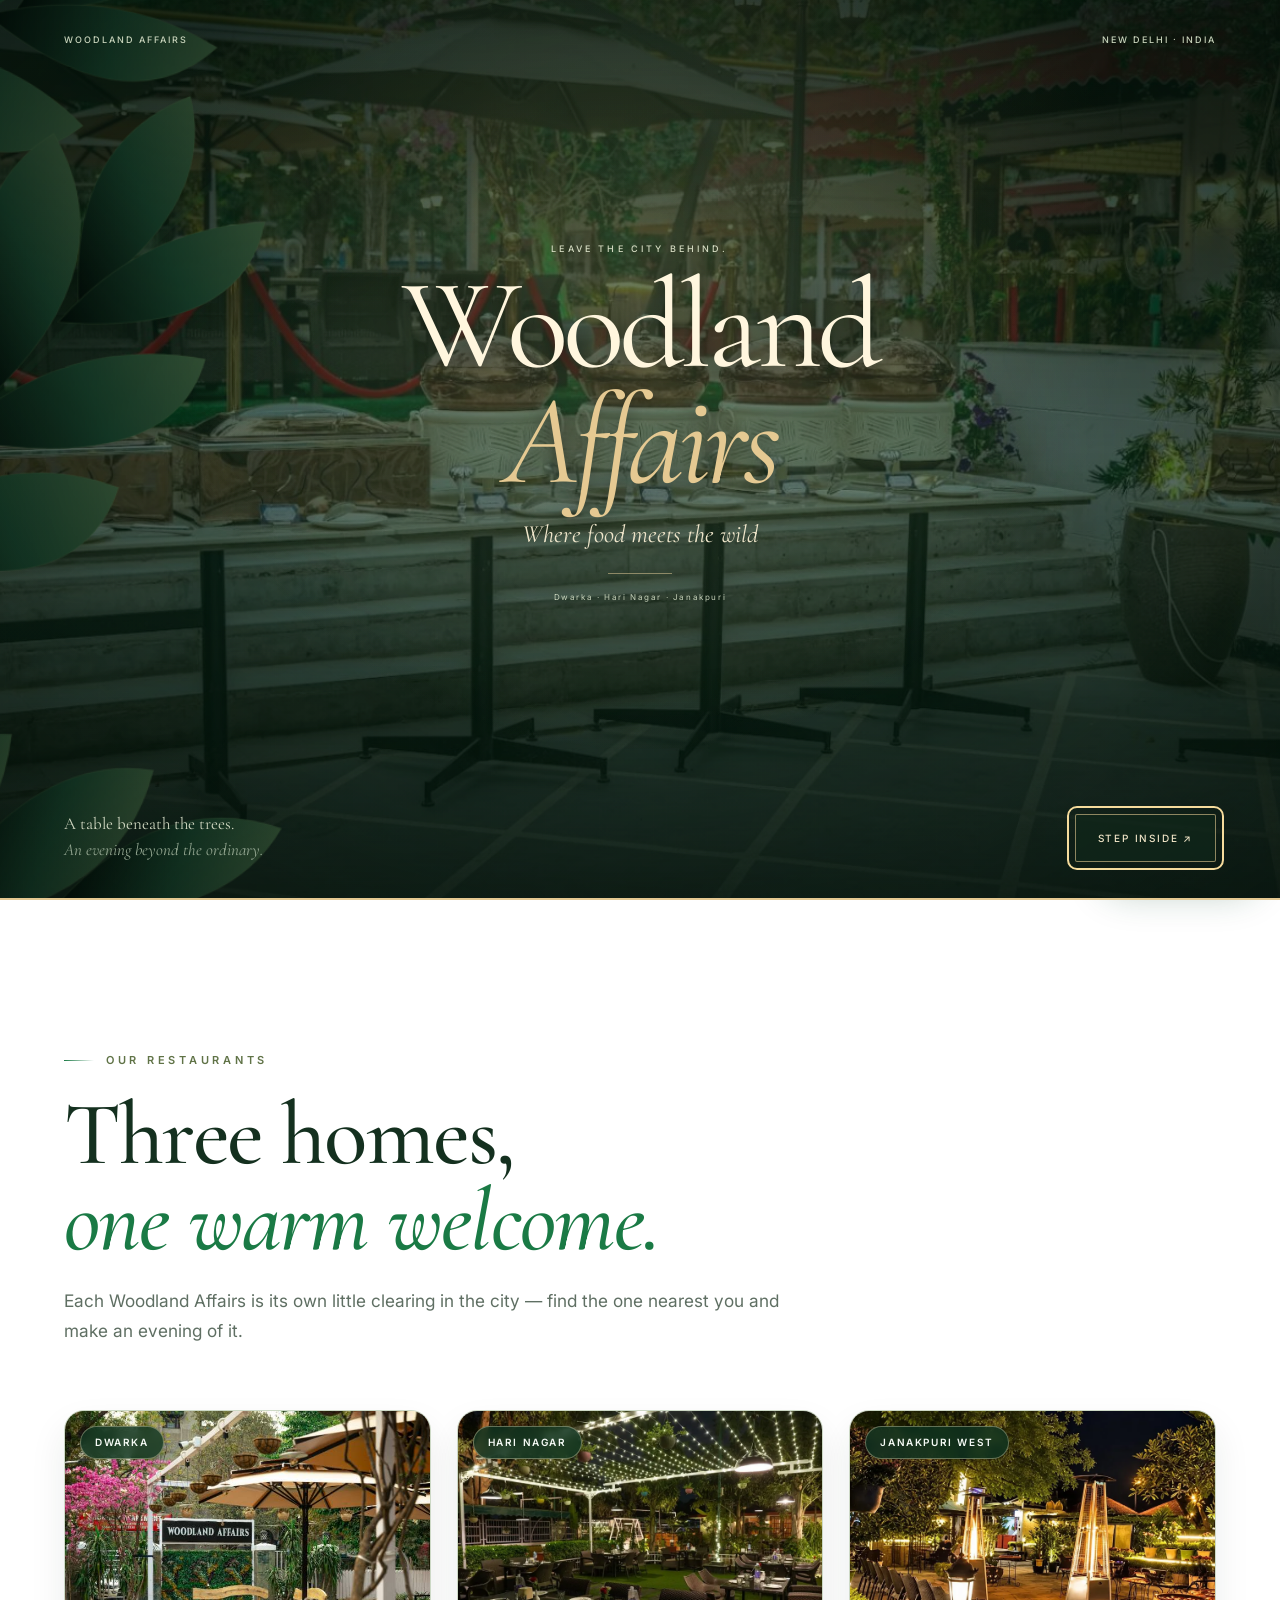
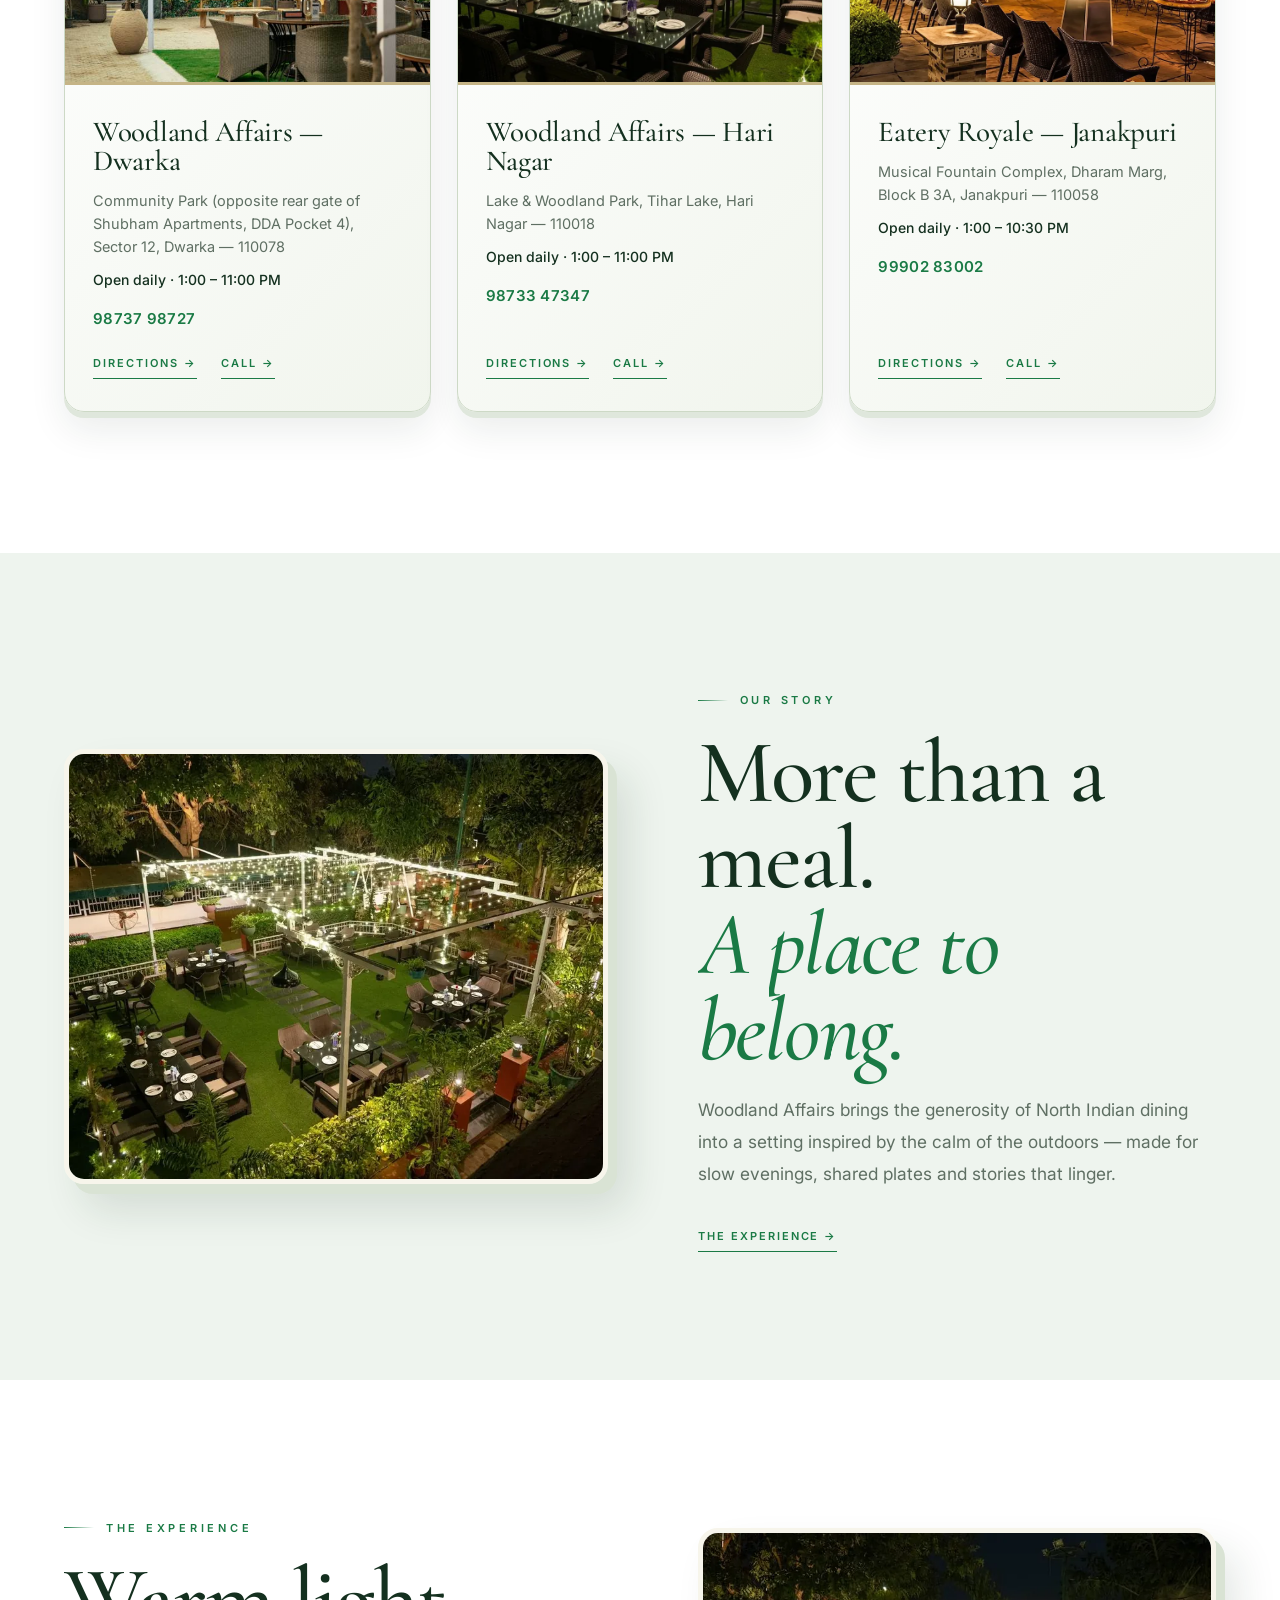
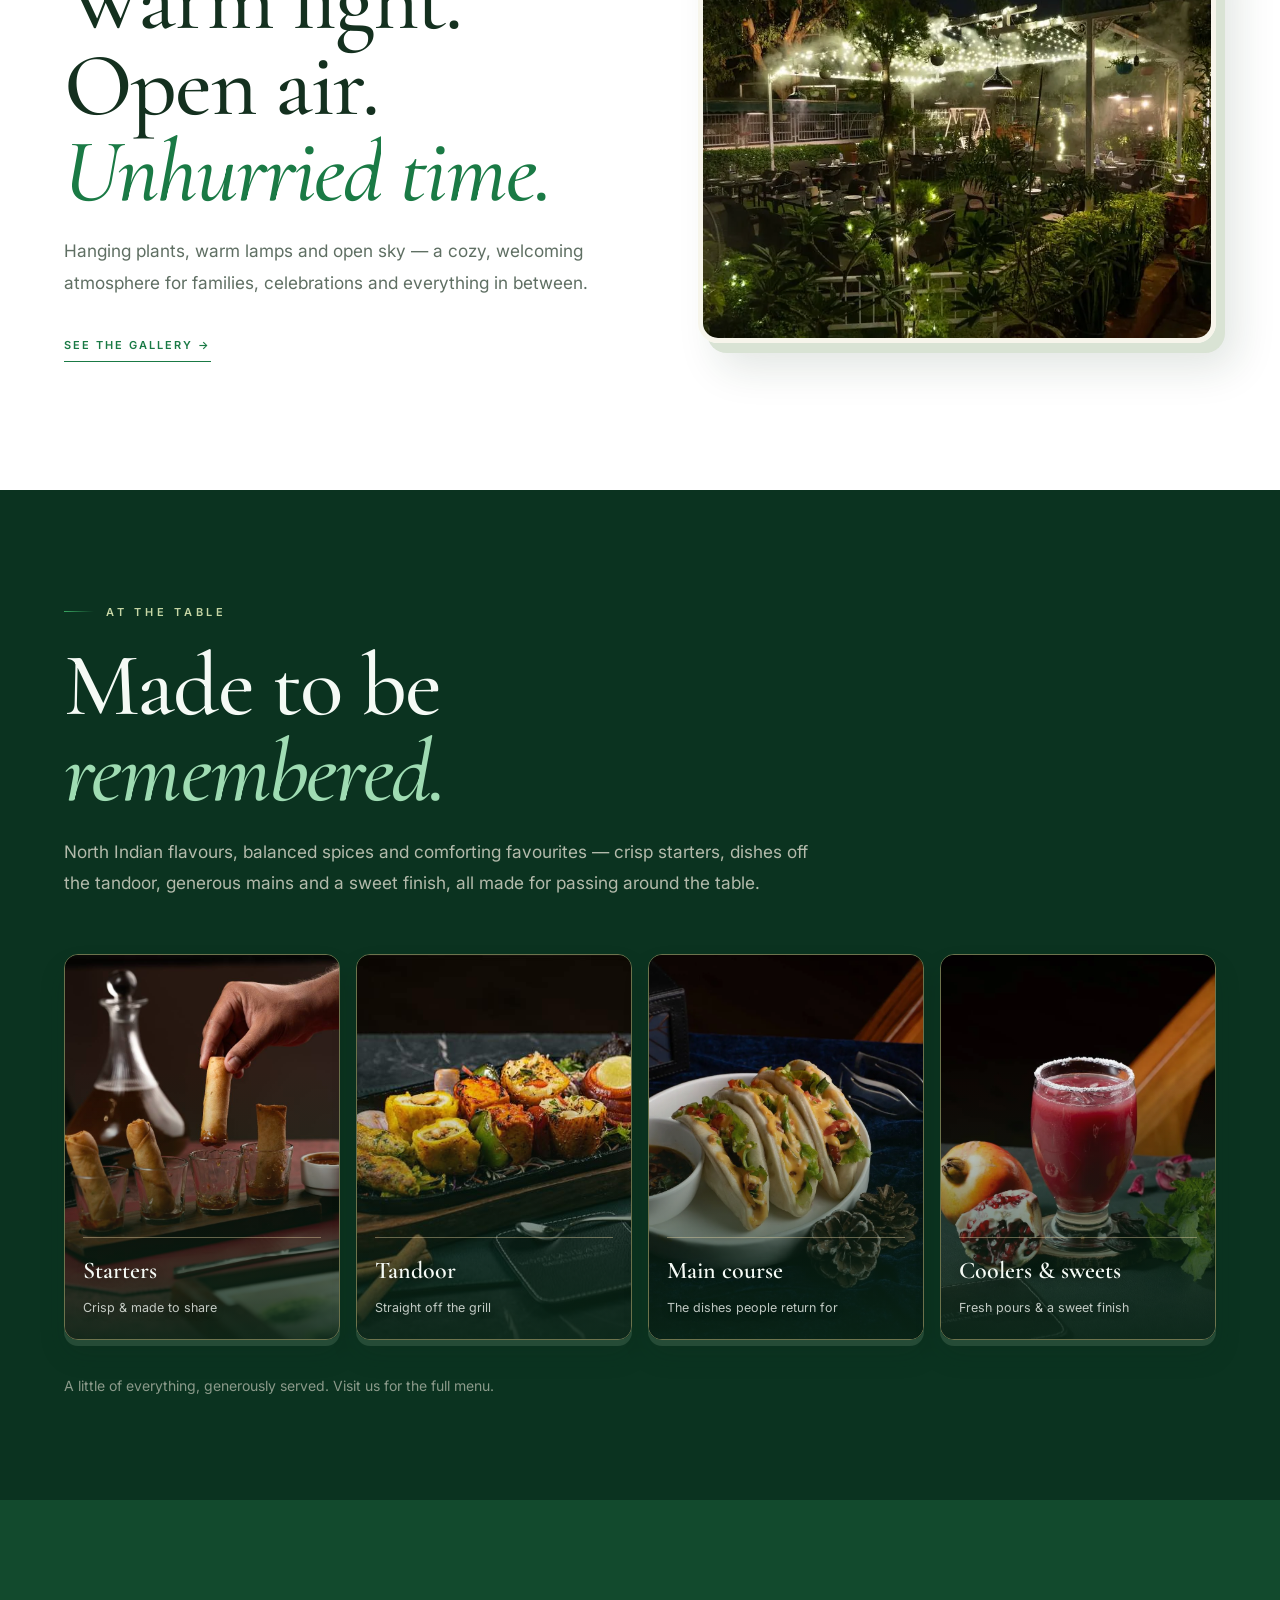
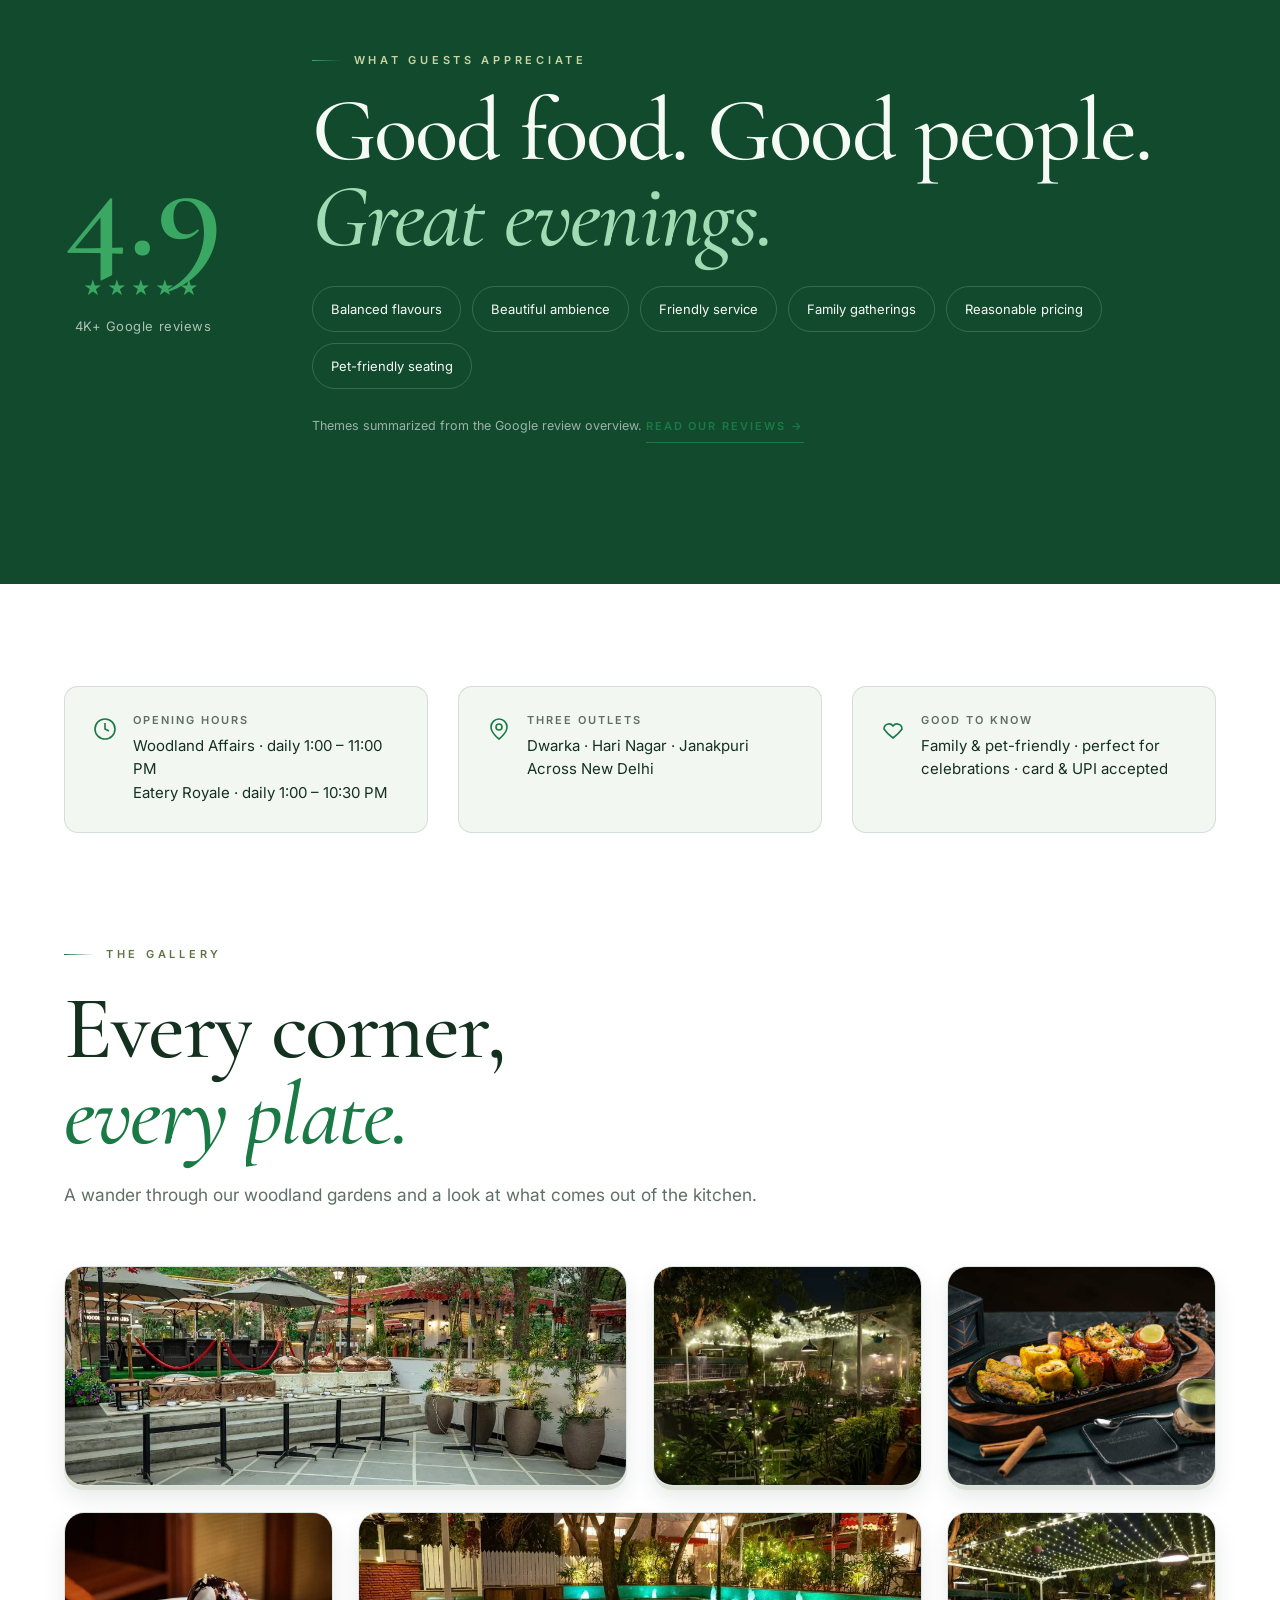
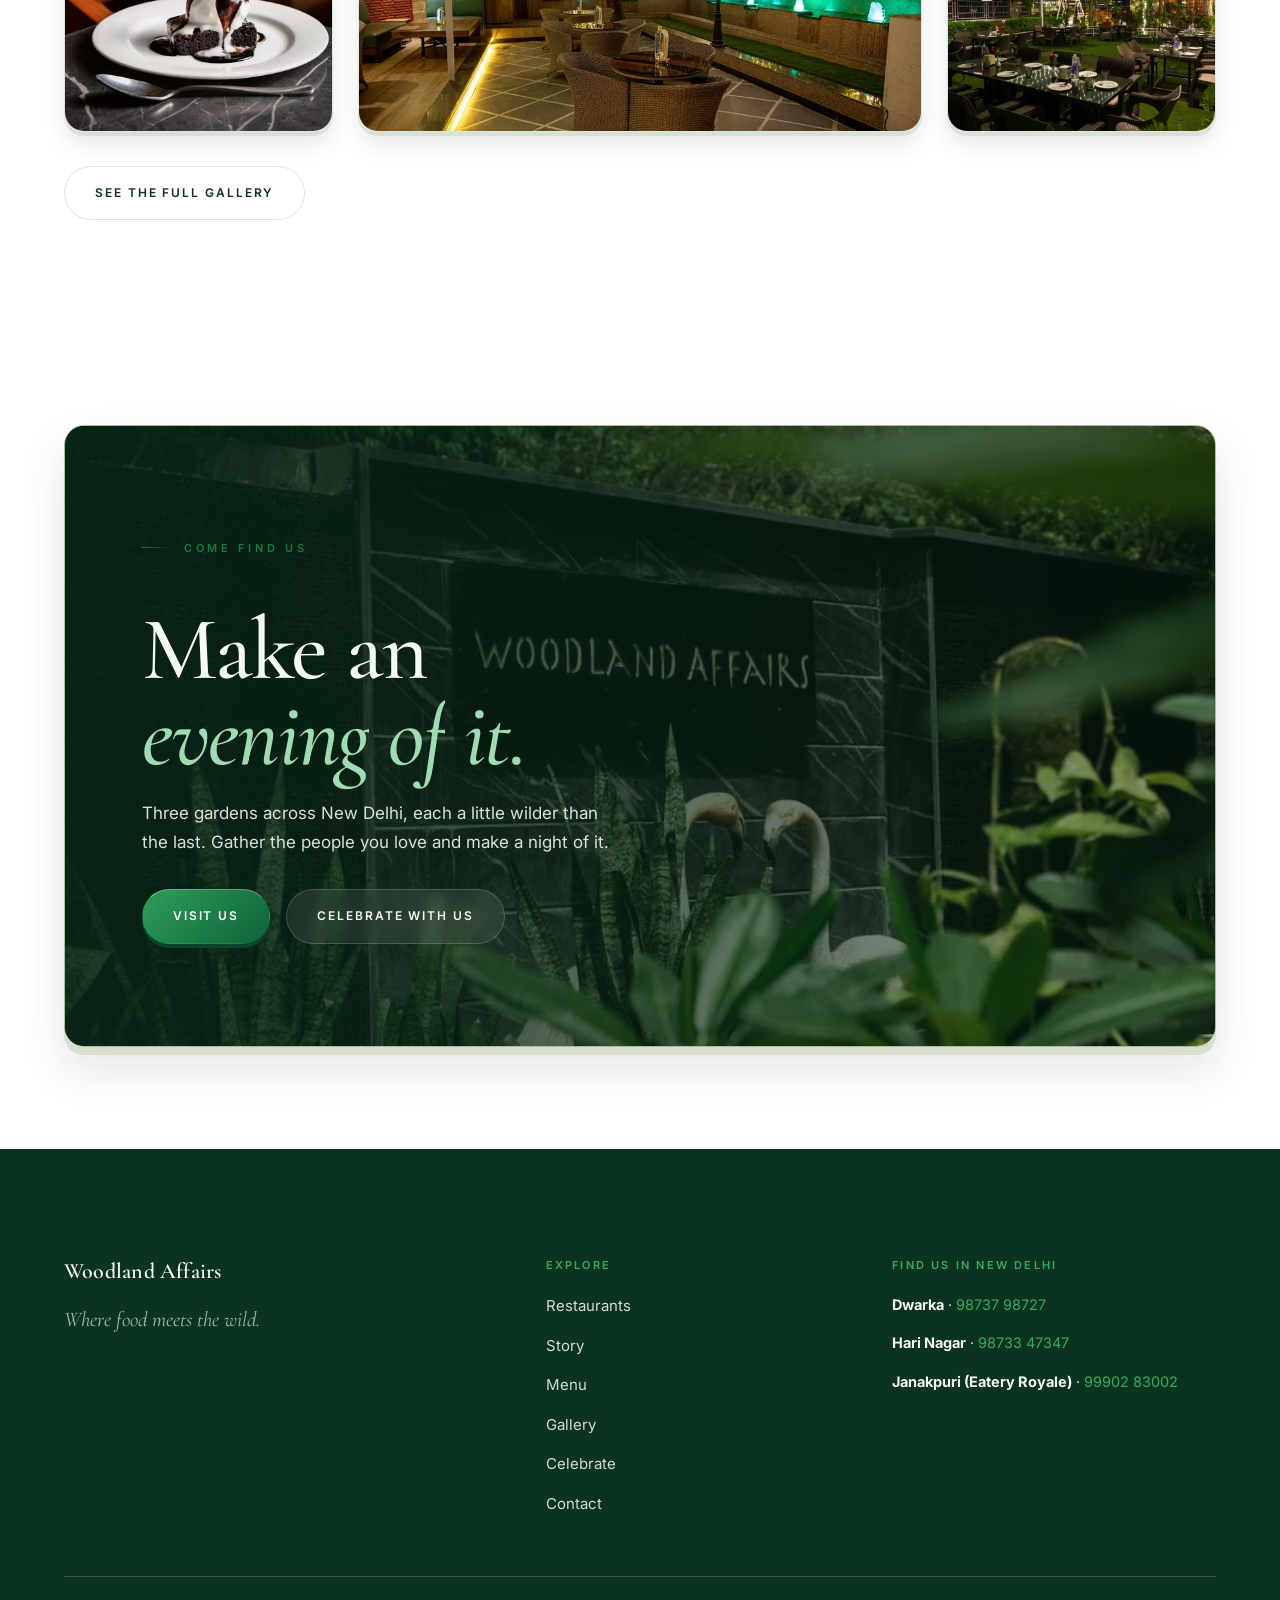
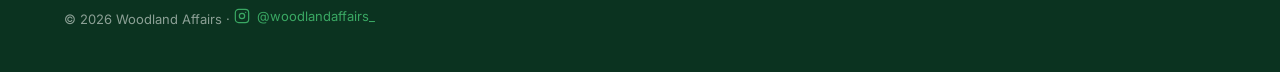
<file: index.html>
<!DOCTYPE html>
<html lang="en">
<head>
  <meta charset="utf-8" />
  <meta name="viewport" content="width=device-width, initial-scale=1" />
  <link rel="preload" as="image" href="images/amb-hero.webp" fetchpriority="high" />
  <link rel="preload" as="image" href="images/intro-leaves.svg" />
  <title>Woodland Affairs | North Indian Garden Dining, New Delhi</title>
  <meta name="description" content="Woodland Affairs — comforting North Indian food and woodland-inspired garden dining across three New Delhi outlets: Dwarka, Hari Nagar and Janakpuri. Where food meets the wild." />
  <meta property="og:title" content="Woodland Affairs — Where food meets the wild" />
  <meta property="og:description" content="North Indian food and woodland garden dining across three New Delhi outlets." />
  <meta property="og:image" content="images/amb-hero.webp" />
  <meta property="og:type" content="restaurant" />
  <meta name="twitter:card" content="summary_large_image" />
  <meta name="twitter:image" content="images/amb-hero.webp" />
  <meta name="theme-color" content="#060d09" />
  <link rel="icon" href="favicon.svg" />
  <link rel="preconnect" href="https://fonts.googleapis.com" />
  <link rel="preconnect" href="https://fonts.gstatic.com" crossorigin />
  <link href="https://fonts.googleapis.com/css2?family=Cormorant+Garamond:ital,wght@0,400;0,500;0,600;0,700;1,400;1,500;1,600&family=Inter:wght@400;500;600;700&display=swap" rel="stylesheet" media="print" onload="this.media='all'" /><noscript><link href="https://fonts.googleapis.com/css2?family=Cormorant+Garamond:ital,wght@0,400;0,500;0,600;0,700;1,400;1,500;1,600&family=Inter:wght@400;500;600;700&display=swap" rel="stylesheet" /></noscript>
  <script>document.documentElement.className += " js";</script>
  <link rel="stylesheet" href="theme.css?v=20261002-audit" />

  <!-- Local SEO structured data (3 outlets) -->
  <script type="application/ld+json">
  {"@context":"https://schema.org","@type":"Restaurant","name":"Woodland Affairs — Dwarka","servesCuisine":"North Indian","priceRange":"₹₹","image":"images/wa-dwarka.jpg","telephone":"+91-98737-98727","address":{"@type":"PostalAddress","streetAddress":"Community Park, opposite rear gate of Shubham Apartments, DDA Pocket 4, Sector 12, Dwarka","addressLocality":"New Delhi","postalCode":"110078","addressCountry":"IN"},"openingHours":"Mo-Su 13:00-23:00"}
  </script>
  <script type="application/ld+json">
  {"@context":"https://schema.org","@type":"Restaurant","name":"Woodland Affairs — Hari Nagar","servesCuisine":"North Indian","priceRange":"₹₹","image":"images/amb-hari-green.jpg","telephone":"+91-98733-47347","address":{"@type":"PostalAddress","streetAddress":"Lake & Woodland Park, Tihar Lake, Hari Nagar","addressLocality":"New Delhi","postalCode":"110018","addressCountry":"IN"},"openingHours":"Mo-Su 13:00-23:00"}
  </script>
  <script type="application/ld+json">
  {"@context":"https://schema.org","@type":"Restaurant","name":"Eatery Royale — Janakpuri","servesCuisine":"North Indian","priceRange":"₹₹","image":"images/wa-janakpuri.jpg","telephone":"+91-99902-83002","address":{"@type":"PostalAddress","streetAddress":"Musical Fountain Complex, Dharam Marg, Block B 3A, Janakpuri","addressLocality":"New Delhi","postalCode":"110058","addressCountry":"IN"},"openingHours":"Mo-Su 13:00-22:30"}
  </script>
  <link rel="stylesheet" href="depth.css?v=20261002-audit" />
  <link rel="stylesheet" href="intro.css?v=20261002-audit" />
  <link rel="stylesheet" href="cinematic.css?v=20261002-audit" />
</head>
<body>

  <!-- ============ SIMPLE LOGO INTRO ============ -->
  <div id="intro" role="dialog" aria-modal="true" aria-label="Welcome to Woodland Affairs">
    <div class="intro__garden" aria-hidden="true"></div>
    <div class="intro__light" aria-hidden="true"></div>
    <div class="intro__foliage intro__foliage--left" aria-hidden="true"></div>
    <div class="intro__foliage intro__foliage--right" aria-hidden="true"></div>
    <p class="intro__edition">Woodland Affairs <span>New Delhi · India</span></p>
    <div class="intro__logo">
      <p class="intro__welcome">Leave the city behind.</p>
      <span class="intro__name">Woodland <em>Affairs</em></span>
      <span class="intro__tag">Where food meets the wild</span>
      <span class="intro__line"></span>
      <p class="intro__places">Dwarka · Hari Nagar · Janakpuri</p>
    </div>
    <p class="intro__caption">A table beneath the trees.<br><em>An evening beyond the ordinary.</em></p>
    <button class="intro__skip" type="button">Step inside ↗</button>
    <div class="intro__bar"></div>
  </div>

  <div class="frame"></div>
  <div class="ambience"></div>

  <!-- NAV -->
<header class="nav always-solid" id="nav">
    <div class="wrap nav__inner">
      <a class="brand" href="index.html#top" aria-label="Woodland Affairs home"><span class="brand__name">Woodland Affairs</span></a>
      <nav class="nav__links" aria-label="Main navigation">
        <a href="index.html#outlets">Restaurants</a>
        <a href="menu.html">Menu</a>
        <a href="gallery.html">Gallery</a>
        <a href="celebrate.html">Celebrate</a>
        <a class="nav__contact" href="contact.html">Contact Us</a>
      </nav>
      <button class="nav__toggle" aria-label="Open navigation" aria-controls="mobile-navigation" aria-expanded="false"><span></span><span></span><span></span></button>
    </div>
    <nav class="nav__panel" id="mobile-navigation" aria-label="Mobile navigation">
        <a href="index.html#outlets">Restaurants</a>
        <a href="menu.html">Menu</a>
        <a href="gallery.html">Gallery</a>
        <a href="celebrate.html">Celebrate</a>
        <a class="nav__contact" href="contact.html">Contact Us</a>
    </nav>
  </header>

  <main id="top">
    <!-- HERO -->
    <section class="hero">
      <div class="hero__media">
        <img srcset="images/amb-hero-480.webp 480w, images/amb-hero-960.webp 960w, images/amb-hero.webp 1500w" sizes="100vw" width="1500" height="1000" decoding="async" loading="eager" fetchpriority="high" src="images/amb-hero.webp" alt="Woodland Affairs garden dining at dusk" />
        <video muted loop playsinline preload="none" poster="images/amb-hero.webp" aria-label="Woodland Affairs garden dining at dusk">
          <source src="video/woodland-affairs-optimized.mp4" type="video/mp4" />
        </video>
      </div>
      <div class="hero__overlay"></div>
      <div class="hero__badge"><strong>4.9</strong><span>★★★★★<br />4K+ Google reviews</span></div>
      <div class="wrap hero__inner">
        <p class="eyebrow hero__eyebrow">Three gardens · New Delhi</p>
        <h1 class="hero__title">
          <span class="reveal-line"><span>A little wild.</span></span>
          <span class="reveal-line"><span><em>A lot delicious.</em></span></span>
        </h1>
        <p class="hero__dek">Comforting North Indian food, warm hospitality and a woodland-inspired atmosphere — an evening under the trees, made to linger.</p>
        <div class="hero__actions">
          <a class="btn btn--brass" href="menu.html">Explore the menu</a>
          <a class="btn btn--on-dark" href="#outlets">Our restaurants</a>
        </div>
      </div>
      <div class="hero__scroll">Scroll</div>
    </section>

    <!-- OUTLETS -->
    <section class="section" id="outlets">
      <div class="wrap">
        <div class="sec-head" data-reveal>
          <p class="eyebrow">Our restaurants</p>
          <h2 class="display">Three homes,<br /><em>one warm welcome.</em></h2>
          <p class="lead">Each Woodland Affairs is its own little clearing in the city — find the one nearest you and make an evening of it.</p>
        </div>
        <div class="outlets-grid">
          <article class="o-card" data-reveal data-tilt>
            <div class="o-card__media"><span class="o-card__tag">Dwarka</span><img srcset="images/wa-dwarka-480.webp 480w, images/wa-dwarka.jpg 720w" sizes="(max-width: 760px) 100vw, 50vw" width="720" height="480" decoding="async" loading="lazy" src="images/wa-dwarka.jpg" alt="Woodland Affairs Dwarka" /></div>
            <div class="o-card__body">
              <h3>Woodland Affairs — Dwarka</h3>
              <address>Community Park (opposite rear gate of Shubham Apartments, DDA Pocket 4), Sector 12, Dwarka — 110078</address>
              <p class="o-card__hours">Open daily · 1:00 – 11:00 PM</p>
              <a class="o-card__phone" href="tel:+919873798727">98737 98727</a>
              <div class="o-card__actions">
                <a class="arrow" href="https://www.google.com/maps/dir/?api=1&destination=Woodland%20Affairs%20Dwarka&destination_place_id=ChIJ02IPdQAbDTkRtB-7GRtT6K8" target="_blank" rel="noreferrer">Directions →</a>
                <a class="arrow" href="tel:+919873798727">Call →</a>
              </div>
            </div>
          </article>
          <article class="o-card" data-reveal data-tilt>
            <div class="o-card__media"><span class="o-card__tag">Hari Nagar</span><img srcset="images/amb-hari-green-480.webp 480w, images/amb-hari-green-960.webp 960w, images/amb-hari-green.jpg 1200w" sizes="(max-width: 760px) 100vw, 50vw" width="1200" height="800" decoding="async" loading="lazy" src="images/amb-hari-green.jpg" alt="Woodland Affairs Hari Nagar" /></div>
            <div class="o-card__body">
              <h3>Woodland Affairs — Hari Nagar</h3>
              <address>Lake &amp; Woodland Park, Tihar Lake, Hari Nagar — 110018</address>
              <p class="o-card__hours">Open daily · 1:00 – 11:00 PM</p>
              <a class="o-card__phone" href="tel:+919873347347">98733 47347</a>
              <div class="o-card__actions">
                <a class="arrow" href="https://www.google.com/maps/dir/?api=1&destination=Woodland%20Affairs%20Hari%20Nagar&destination_place_id=ChIJJ1H35D0DDTkRJaO76Y8jKJ0" target="_blank" rel="noreferrer">Directions →</a>
                <a class="arrow" href="tel:+919873347347">Call →</a>
              </div>
            </div>
          </article>
          <article class="o-card" data-reveal data-tilt>
            <div class="o-card__media"><span class="o-card__tag">Janakpuri West</span><img srcset="images/wa-eatery-royale-web-480.webp 480w, images/wa-eatery-royale-web-960.webp 960w, images/wa-eatery-royale-web.webp 1536w" sizes="(max-width: 760px) 100vw, 50vw" width="1536" height="1024" decoding="async" loading="lazy" src="images/wa-eatery-royale-web.webp" alt="Eatery Royale Janakpuri garden seating at night" /></div>
            <div class="o-card__body">
              <h3>Eatery Royale — Janakpuri</h3>
              <address>Musical Fountain Complex, Dharam Marg, Block B 3A, Janakpuri — 110058</address>
              <p class="o-card__hours">Open daily · 1:00 – 10:30 PM</p>
              <a class="o-card__phone" href="tel:+919990283002">99902 83002</a>
              <div class="o-card__actions">
                <a class="arrow" href="https://www.google.com/maps/dir/?api=1&destination=Eatery%20Royale%20Janakpuri&destination_place_id=ChIJX5eeXqUEDTkRDWiy3zM5HrE" target="_blank" rel="noreferrer">Directions →</a>
                <a class="arrow" href="tel:+919990283002">Call →</a>
              </div>
            </div>
          </article>
        </div>
      </div>
    </section>

    <!-- STORY -->
    <section class="section section--tight" id="story" style="background:var(--paper-2)">
      <div class="wrap">
        <div class="split">
          <div class="split__media" data-reveal><img srcset="images/amb-story-garden-480.webp 480w, images/amb-story-garden-960.webp 960w, images/amb-story-garden.webp 1200w" sizes="(max-width: 760px) 100vw, 50vw" width="1200" height="800" decoding="async" loading="lazy" src="images/amb-story-garden.webp" alt="The garden at night from above, tables on the lawn beneath a canopy of string lights" /></div>
          <div class="split__body" data-reveal>
            <p class="eyebrow">Our story</p>
            <h2 class="display">More than a meal.<br /><em>A place to belong.</em></h2>
            <p class="lead">Woodland Affairs brings the generosity of North Indian dining into a setting inspired by the calm of the outdoors — made for slow evenings, shared plates and stories that linger.</p>
            <a class="arrow" href="#experience">The experience →</a>
          </div>
        </div>
      </div>
    </section>

    <!-- EXPERIENCE -->
    <section class="section" id="experience">
      <div class="wrap">
        <div class="split split--reverse">
          <div class="split__media" data-reveal><img srcset="images/amb-hari-tables-480.webp 480w, images/amb-hari-tables-960.webp 960w, images/amb-hari-tables.jpg 1000w" sizes="(max-width: 760px) 100vw, 50vw" width="1000" height="667" decoding="async" loading="lazy" src="images/amb-hari-tables.jpg" alt="Greenhouse dining under string lights" /></div>
          <div class="split__body" data-reveal>
            <p class="eyebrow">The experience</p>
            <h2 class="display">Warm light.<br />Open air.<br /><em>Unhurried time.</em></h2>
            <p class="lead">Hanging plants, warm lamps and open sky — a cozy, welcoming atmosphere for families, celebrations and everything in between.</p>
            <a class="arrow" href="gallery.html">See the gallery →</a>
          </div>
        </div>
      </div>
    </section>

    <!-- MENU HIGHLIGHTS -->
    <section class="section section--tight band" id="menu" style="background:var(--deep)">
      <div class="wrap">
        <div class="sec-head" data-reveal>
          <p class="eyebrow">At the table</p>
          <h2 class="display" style="color:var(--cream)">Made to be<br /><em>remembered.</em></h2>
          <p class="lead" style="color:rgba(244,238,225,0.72)">North Indian flavours, balanced spices and comforting favourites — crisp starters, dishes off the tandoor, generous mains and a sweet finish, all made for passing around the table.</p>
        </div>
        <div class="menu-cats" data-reveal>
          <div class="mcat"><img srcset="images/food-tall1-480.webp 480w, images/food-tall1.jpg 900w" sizes="(max-width: 760px) 100vw, 50vw" width="900" height="1125" decoding="async" loading="lazy" src="images/food-tall1.jpg" alt="Starters to share" /><span class="mcat__shade"></span><span class="mcat__label"><strong>Starters</strong><span>Crisp &amp; made to share</span></span></div>
          <div class="mcat"><img srcset="images/gal-food-10-480.webp 480w, images/gal-food-10.jpg 850w" sizes="(max-width: 760px) 100vw, 50vw" width="850" height="567" decoding="async" loading="lazy" src="images/gal-food-10.jpg" alt="Tandoor and grills" /><span class="mcat__shade"></span><span class="mcat__label"><strong>Tandoor</strong><span>Straight off the grill</span></span></div>
          <div class="mcat"><img srcset="images/food-tall2-480.webp 480w, images/food-tall2.webp 900w" sizes="(max-width: 760px) 100vw, 50vw" width="900" height="1350" decoding="async" loading="lazy" src="images/food-tall2.webp" alt="Guest favourite main course" /><span class="mcat__shade"></span><span class="mcat__label"><strong>Main course</strong><span>The dishes people return for</span></span></div>
          <div class="mcat"><img srcset="images/food-tall3-480.webp 480w, images/food-tall3.webp 900w" sizes="(max-width: 760px) 100vw, 50vw" width="900" height="1125" decoding="async" loading="lazy" src="images/food-tall3.webp" alt="Coolers and desserts" /><span class="mcat__shade"></span><span class="mcat__label"><strong>Coolers &amp; sweets</strong><span>Fresh pours &amp; a sweet finish</span></span></div>
        </div>
        <p style="color:rgba(244,238,225,0.55);font-size:14px;margin-top:34px" data-reveal>A little of everything, generously served. Visit us for the full menu.</p>
      </div>
    </section>

    <!-- REVIEWS -->
    <section class="section band" style="background:var(--forest)">
      <div class="wrap reviews">
        <div class="reviews__score" data-reveal>
          <div class="num">4.9</div>
          <div class="stars">★★★★★</div>
          <div class="cnt">4K+ Google reviews</div>
        </div>
        <div class="reviews__body" data-reveal>
          <p class="eyebrow">What guests appreciate</p>
          <h2 class="display">Good food. Good people.<br /><em>Great evenings.</em></h2>
          <div class="tags">
            <span>Balanced flavours</span>
            <span>Beautiful ambience</span>
            <span>Friendly service</span>
            <span>Family gatherings</span>
            <span>Reasonable pricing</span>
            <span>Pet-friendly seating</span>
          </div>
          <p class="reviews__note">Themes summarized from the Google review overview. <a class="arrow" href="https://www.google.com/maps/search/?api=1&amp;query=Woodland%20Affairs%20Dwarka&amp;query_place_id=ChIJ02IPdQAbDTkRtB-7GRtT6K8" target="_blank" rel="noreferrer">Read our reviews →</a></p>
        </div>
      </div>
    </section>

    <!-- INFO / HOURS -->
    <section class="section section--tight">
      <div class="wrap">
        <div class="info-strip" data-reveal>
          <div class="item">
            <span class="ic"><svg viewBox="0 0 24 24" fill="none" stroke="currentColor" stroke-width="1.6"><circle cx="12" cy="12" r="10"/><path d="M12 6v6l4 2"/></svg></span>
            <div><h4>Opening hours</h4><p>Woodland Affairs · daily 1:00 – 11:00 PM<br />Eatery Royale · daily 1:00 – 10:30 PM</p></div>
          </div>
          <div class="item">
            <span class="ic"><svg viewBox="0 0 24 24" fill="none" stroke="currentColor" stroke-width="1.6"><path d="M20 10c0 6-8 12-8 12s-8-6-8-12a8 8 0 0 1 16 0z"/><circle cx="12" cy="10" r="3"/></svg></span>
            <div><h4>Three outlets</h4><p>Dwarka · Hari Nagar · Janakpuri<br />Across New Delhi</p></div>
          </div>
          <div class="item">
            <span class="ic"><svg viewBox="0 0 24 24" fill="none" stroke="currentColor" stroke-width="1.6"><path d="M12 21s-6-4.5-9-9a5 5 0 0 1 9-3 5 5 0 0 1 9 3c-3 4.5-9 9-9 9z"/></svg></span>
            <div><h4>Good to know</h4><p>Family &amp; pet-friendly · perfect for celebrations · card &amp; UPI accepted</p></div>
          </div>
        </div>
      </div>
    </section>

    <!-- GALLERY TEASER -->
    <section class="section section--tight" id="gallery-teaser" style="padding-top:0">
      <div class="wrap">
        <div class="sec-head" data-reveal>
          <p class="eyebrow">The gallery</p>
          <h2 class="display">Every corner,<br /><em>every plate.</em></h2>
          <p class="lead">A wander through our woodland gardens and a look at what comes out of the kitchen.</p>
        </div>
        <div class="teaser-grid" data-reveal>
          <figure class="wide"><img srcset="images/amb-dwarka-eve-480.webp 480w, images/amb-dwarka-eve-960.webp 960w, images/amb-dwarka-eve.jpg 1000w" sizes="(max-width: 760px) 100vw, 50vw" width="1000" height="667" decoding="async" loading="lazy" src="images/amb-dwarka-eve.jpg" alt="Amber evening over the outdoor seating" /></figure>
          <figure><img srcset="images/amb-hari-tables-480.webp 480w, images/amb-hari-tables-960.webp 960w, images/amb-hari-tables.jpg 1000w" sizes="(max-width: 760px) 100vw, 50vw" width="1000" height="667" decoding="async" loading="lazy" src="images/amb-hari-tables.jpg" alt="Greenhouse dining" /></figure>
          <figure><img srcset="images/gal-food-10-480.webp 480w, images/gal-food-10.jpg 850w" sizes="(max-width: 760px) 100vw, 50vw" width="850" height="567" decoding="async" loading="lazy" src="images/gal-food-10.jpg" alt="Paneer tikka on a board" /></figure>
          <figure><img srcset="images/food-land2-480.webp 480w, images/food-land2-960.webp 960w, images/food-land2.jpg 1100w" sizes="(max-width: 760px) 100vw, 50vw" width="1100" height="733" decoding="async" loading="lazy" src="images/food-land2.jpg" alt="A molten chocolate dessert" /></figure>
          <figure class="wide"><img srcset="images/wa-celebrate-480.webp 480w, images/wa-celebrate-960.webp 960w, images/wa-celebrate.jpg 1200w" sizes="(max-width: 760px) 100vw, 50vw" width="1200" height="800" decoding="async" loading="lazy" src="images/wa-celebrate.jpg" alt="Warm lamps at night" /></figure>
          <figure><img srcset="images/amb-hari-green-480.webp 480w, images/amb-hari-green-960.webp 960w, images/amb-hari-green.jpg 1200w" sizes="(max-width: 760px) 100vw, 50vw" width="1200" height="800" decoding="async" loading="lazy" src="images/amb-hari-green.jpg" alt="String-lit garden" /></figure>
        </div>
        <div style="margin-top:34px" data-reveal><a class="btn btn--ghost" href="gallery.html">See the full gallery</a></div>
      </div>
    </section>

    <!-- CTA STRIP -->
    <section class="section section--tight">
      <div class="wrap">
        <div class="cta-strip" data-reveal>
          <img srcset="images/amb-hari-sign-480.webp 480w, images/amb-hari-sign-960.webp 960w, images/amb-hari-sign.webp 1000w" sizes="(max-width: 760px) 100vw, 50vw" width="1000" height="664" decoding="async" loading="lazy" src="images/amb-hari-sign.webp" alt="The Woodland Affairs sign amid greenery" />
          <div class="cta-strip__shade"></div>
          <div class="cta-strip__inner">
            <p class="eyebrow" style="color:var(--brass)">Come find us</p>
            <h2 class="display">Make an<br /><em>evening of it.</em></h2>
            <p>Three gardens across New Delhi, each a little wilder than the last. Gather the people you love and make a night of it.</p>
            <div class="hero__actions" style="margin-top:0">
              <a class="btn btn--brass" href="contact.html">Visit us</a>
              <a class="btn btn--on-dark" href="celebrate.html">Celebrate with us</a>
            </div>
          </div>
        </div>
      </div>
    </section>
  </main>

  <!-- FOOTER -->
  <footer class="footer">
    <div class="wrap">
      <div class="footer__grid">
        <div class="footer__brand">
          <a class="brand" href="#top"><span class="brand__name">Woodland Affairs</span></a>
          <p>Where food meets the wild.</p>
        </div>
        <div>
          <h4>Explore</h4>
          <div class="footer__links">
            <a href="#outlets">Restaurants</a>
            <a href="#story">Story</a>
            <a href="menu.html">Menu</a>
            <a href="gallery.html">Gallery</a>
            <a href="celebrate.html">Celebrate</a>
            <a href="contact.html">Contact</a>
          </div>
        </div>
        <div class="footer__contact">
          <h4>Find us in New Delhi</h4>
          <p><strong style="color:var(--cream)">Dwarka</strong> · <a href="tel:+919873798727">98737 98727</a></p>
          <p><strong style="color:var(--cream)">Hari Nagar</strong> · <a href="tel:+919873347347">98733 47347</a></p>
          <p><strong style="color:var(--cream)">Janakpuri (Eatery Royale)</strong> · <a href="tel:+919990283002">99902 83002</a></p>
        </div>
      </div>
      <div class="footer__bottom">
        <span>© 2026 Woodland Affairs · <a class="footer__instagram" href="https://www.instagram.com/woodlandaffairs_/" target="_blank" rel="noopener noreferrer" aria-label="Woodland Affairs on Instagram: @woodlandaffairs_"><svg viewBox="0 0 24 24" fill="none" stroke="currentColor" stroke-width="1.8" stroke-linecap="round" stroke-linejoin="round" aria-hidden="true"><rect x="2" y="2" width="20" height="20" rx="5"/><circle cx="12" cy="12" r="4"/><circle cx="17.5" cy="6.5" r="1" fill="currentColor" stroke="none"/></svg>@woodlandaffairs_</a></span>
        
      </div>
    </div>
  </footer>

  <!-- FLOATING CALL -->
  <a class="fab-call" href="https://wa.me/919873347347?text=Hello%20Woodland%20Affairs%21%20I%20would%20like%20to%20enquire%20about%20booking%20a%20table." target="_blank" rel="noopener" aria-label="Message Woodland Affairs on WhatsApp about a table">
    <svg viewBox="0 0 24 24" fill="none" stroke="currentColor" stroke-width="2"><path d="M22 16.9v3a2 2 0 0 1-2.2 2 19.8 19.8 0 0 1-8.6-3 19.5 19.5 0 0 1-6-6 19.8 19.8 0 0 1-3-8.6A2 2 0 0 1 4.1 2h3a2 2 0 0 1 2 1.7c.1 1 .4 1.9.7 2.8a2 2 0 0 1-.5 2.1L8.1 9.9a16 16 0 0 0 6 6l1.3-1.3a2 2 0 0 1 2.1-.4c.9.3 1.8.6 2.8.7a2 2 0 0 1 1.7 2z"/></svg>
    <span>Chat with us</span>
  </a>

  <script src="intro.js?v=20261002-audit"></script>
  <script src="app.js?v=20261002-audit"></script>
  <script src="cinematic.js?v=20261002-audit"></script>
</body>
</html>
</file>
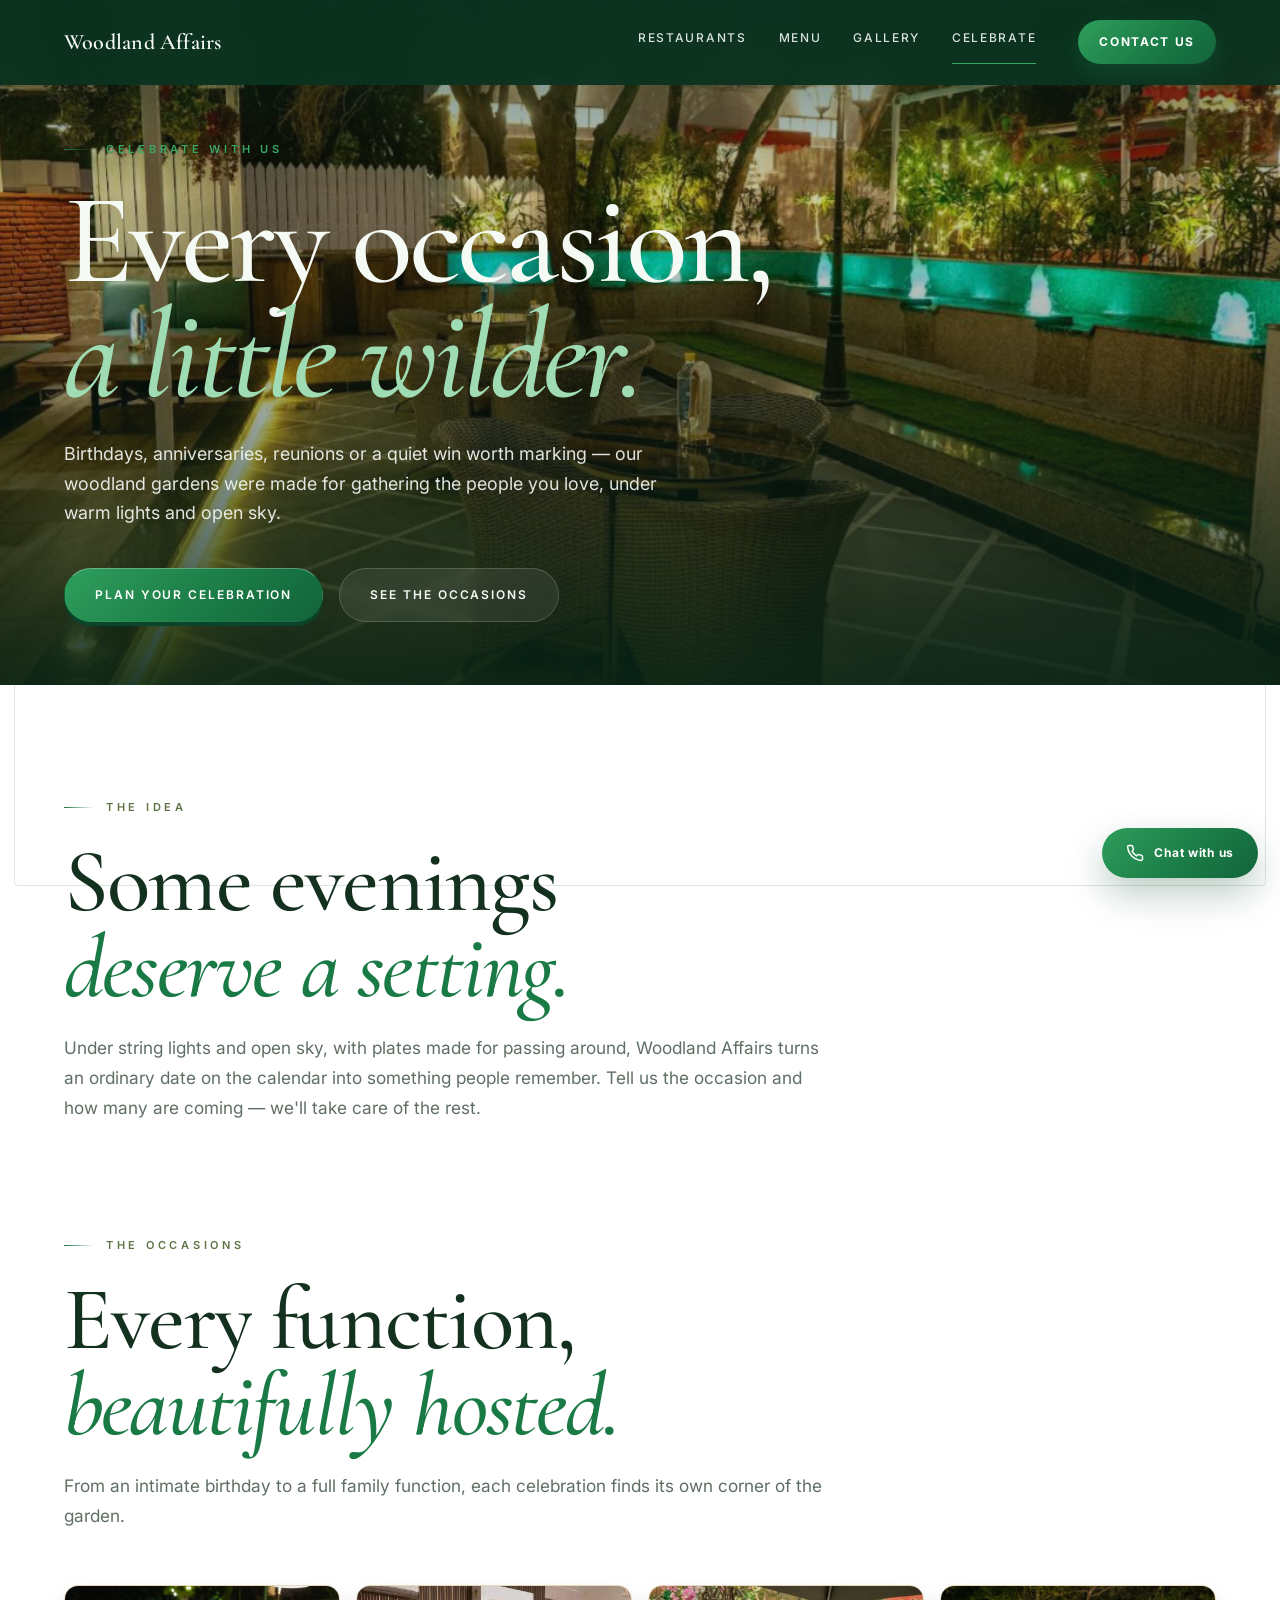
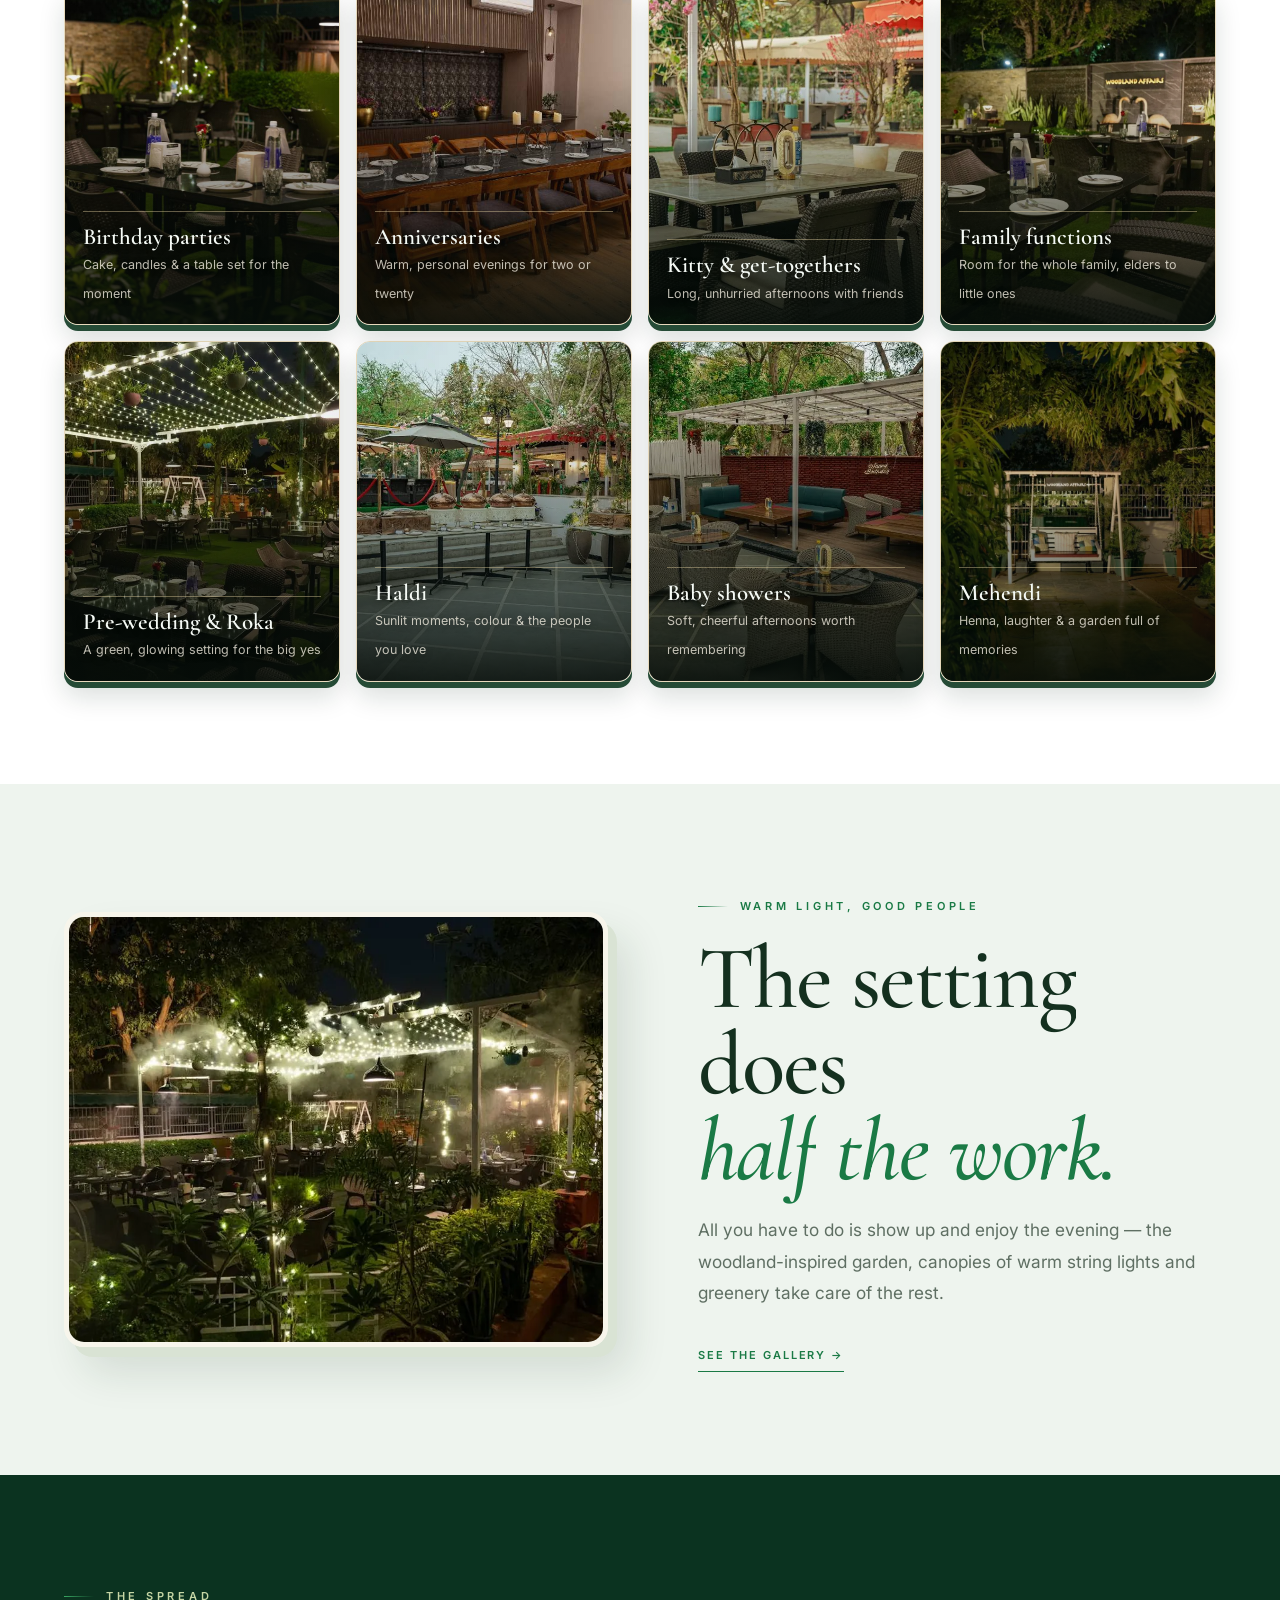
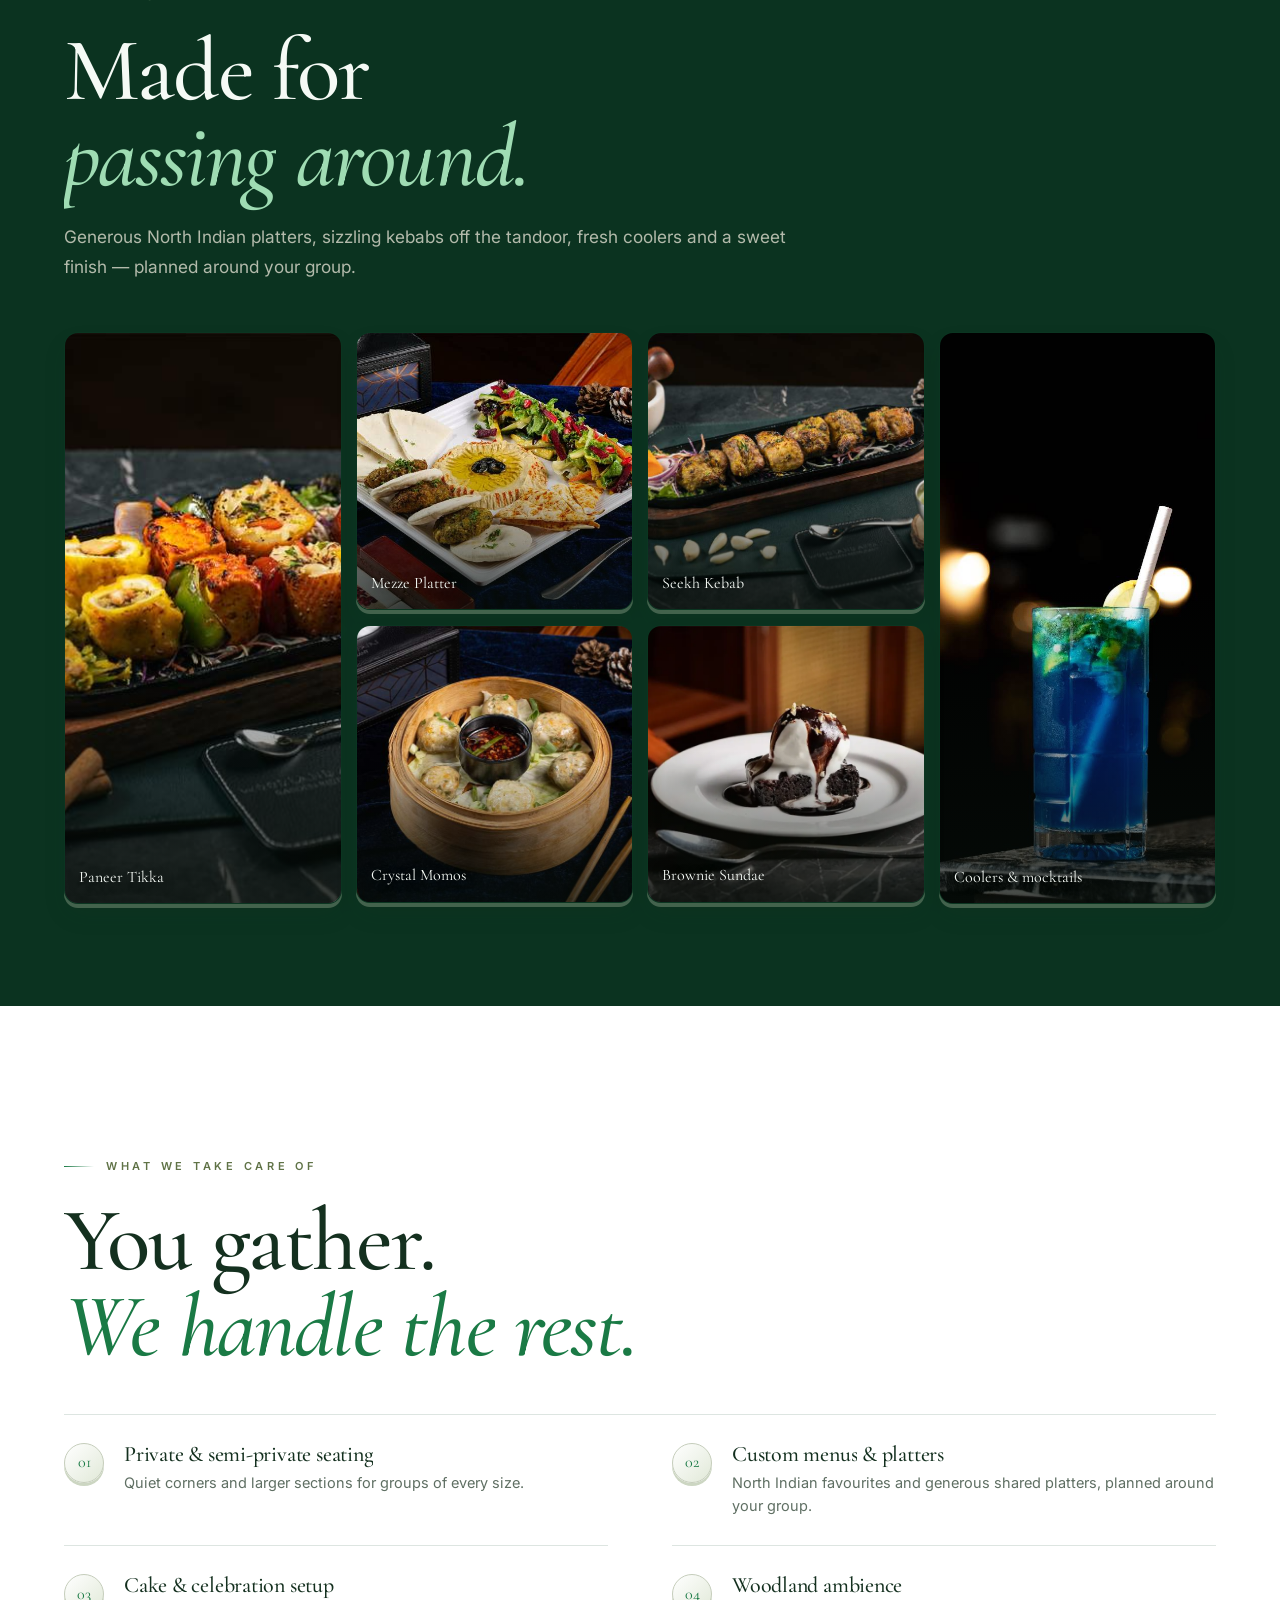
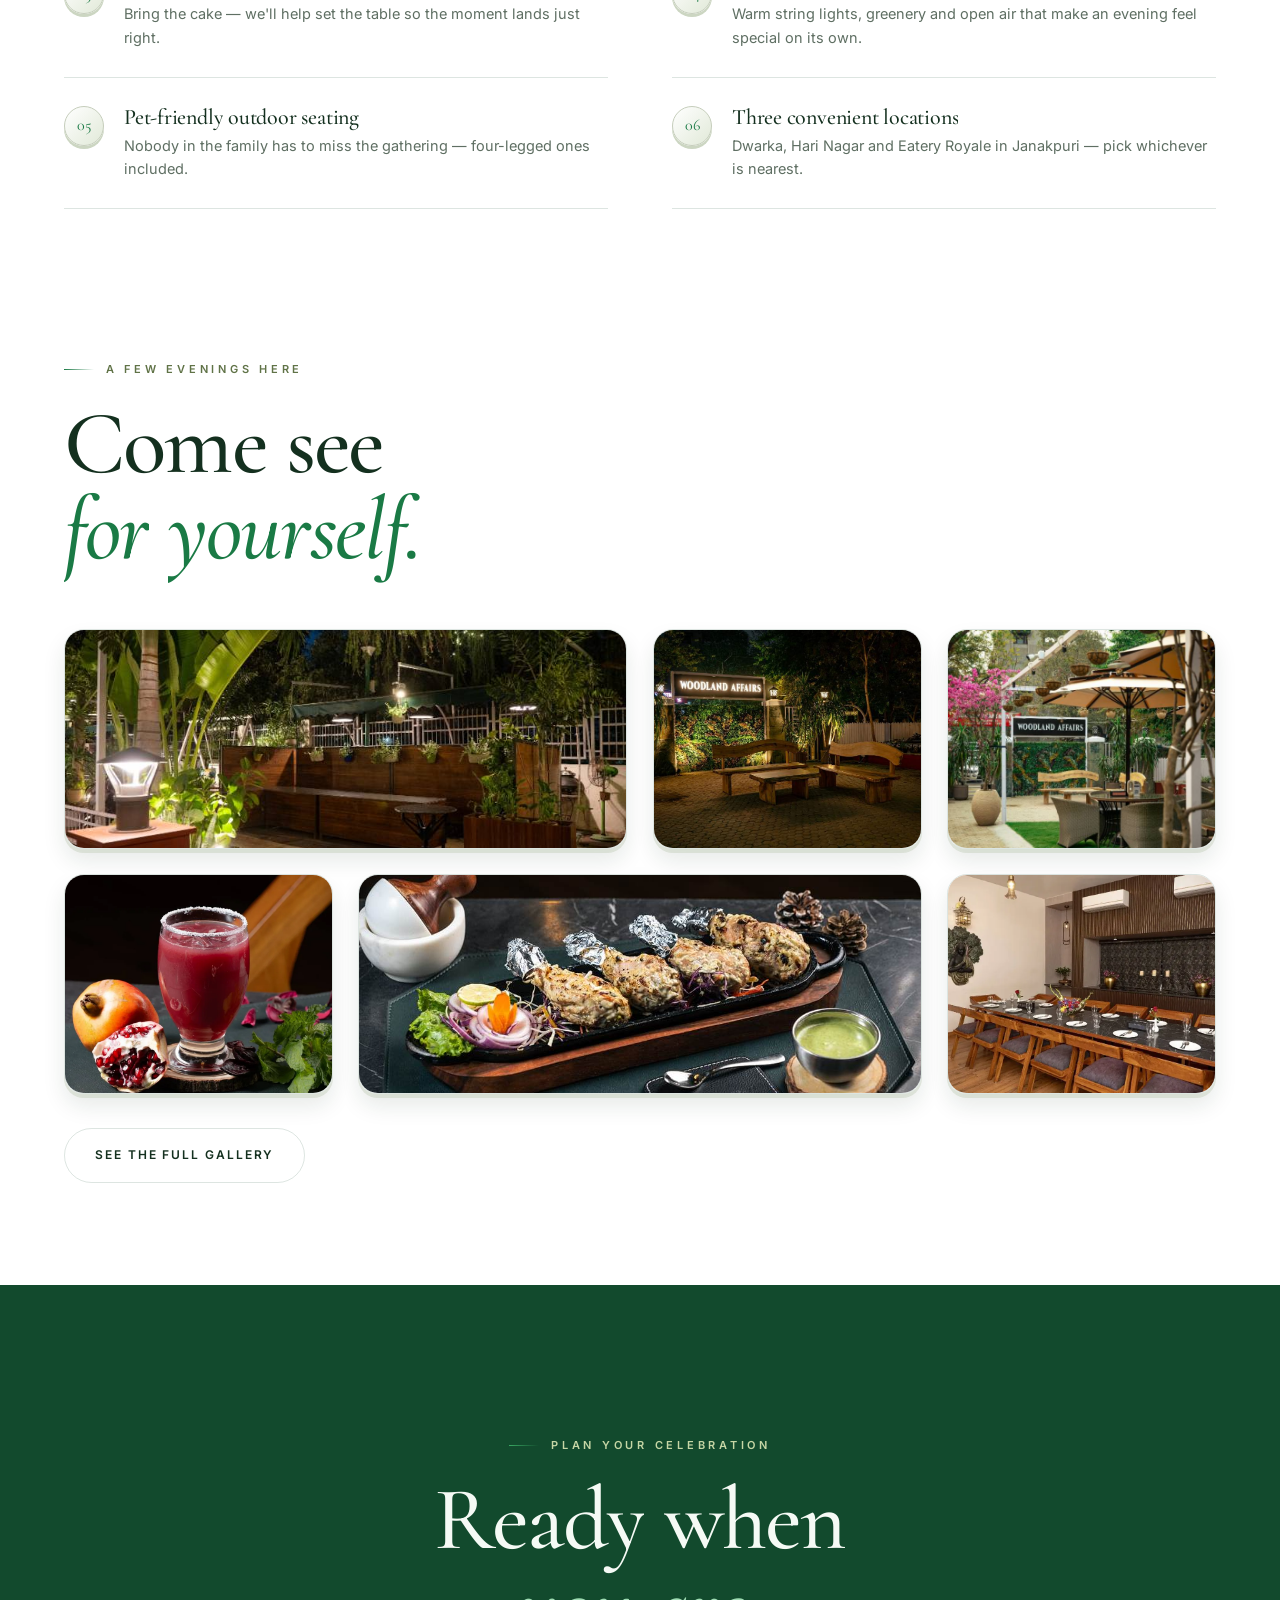
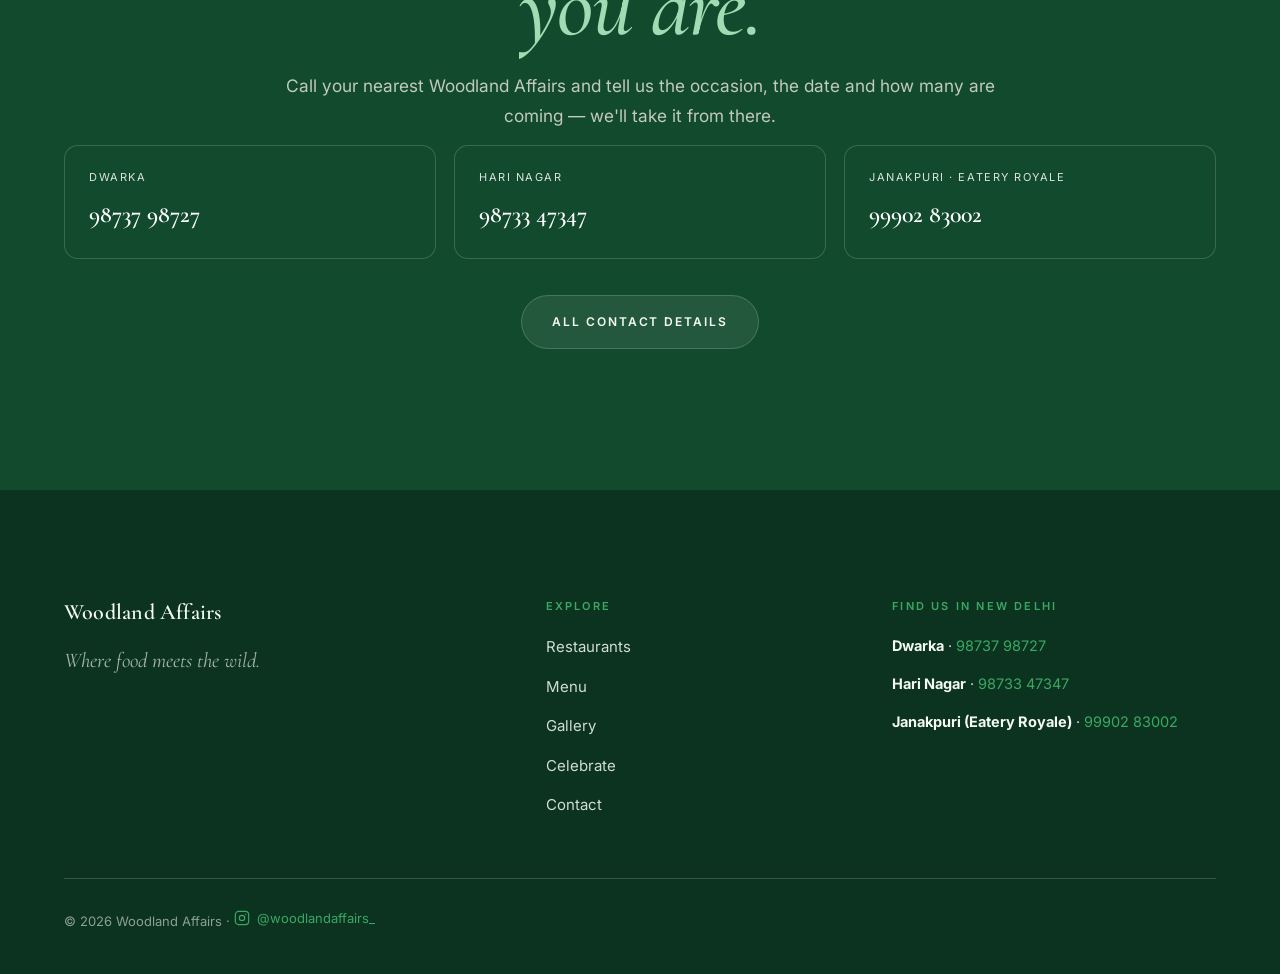
<file: celebrate.html>
<!DOCTYPE html>
<html lang="en">
<head>
  <meta charset="utf-8" />
  <meta name="viewport" content="width=device-width, initial-scale=1" />
  <title>Celebrate With Us | Woodland Affairs</title>
  <meta name="description" content="Birthdays, anniversaries, kitty parties, pre-wedding functions, Haldi and Mehendi celebrations at Woodland Affairs — a woodland-inspired garden setting in New Delhi made for gathering." />
  <meta property="og:title" content="Celebrate With Us — Woodland Affairs" />
  <meta property="og:description" content="Every occasion, a little wilder." />
  <meta property="og:image" content="images/wa-celebrate.jpg" />
  <meta name="theme-color" content="#060d09" />
  <link rel="icon" href="favicon.svg" />
  <link rel="preconnect" href="https://fonts.googleapis.com" />
  <link rel="preconnect" href="https://fonts.gstatic.com" crossorigin />
  <link rel="preload" as="image" href="images/wa-celebrate.jpg" fetchpriority="high" />
  <link href="https://fonts.googleapis.com/css2?family=Cormorant+Garamond:ital,wght@0,400;0,500;0,600;0,700;1,400;1,500;1,600&family=Inter:wght@400;500;600;700&display=swap" rel="stylesheet" media="print" onload="this.media='all'" /><noscript><link href="https://fonts.googleapis.com/css2?family=Cormorant+Garamond:ital,wght@0,400;0,500;0,600;0,700;1,400;1,500;1,600&family=Inter:wght@400;500;600;700&display=swap" rel="stylesheet" /></noscript>
  <script>document.documentElement.className += " js";</script>
  <link rel="stylesheet" href="theme.css?v=20261002-audit" />
  <!-- Local venue photos keep the celebration page independent of Drive image requests. -->
  <style>
    .func-grid { display:grid; grid-template-columns:repeat(4,1fr); gap:16px; margin-top:54px; }
    .func { position:relative; border-radius:var(--radius-lg); overflow:hidden; aspect-ratio:3/3.7; border:1px solid var(--line); display:block; }
    .func img { width:100%; height:100%; object-fit:cover; transition:transform 1.3s var(--ease); }
    .func:hover img { transform:scale(1.08); }
    .func__shade { position:absolute; inset:0; background:linear-gradient(180deg, rgba(6,13,9,0.05) 28%, rgba(6,13,9,0.9) 100%); }
    .func__label { position:absolute; left:18px; right:18px; bottom:18px; z-index:2; }
    .func__label strong { font-family:var(--font-display); font-weight:600; font-size:23px; color:var(--cream); display:block; line-height:1.05; }
    .func__label span { font-size:12.5px; color:rgba(244,238,225,0.78); }
    @media (max-width:900px){ .func-grid { grid-template-columns:1fr 1fr; } }

    .spread { display:grid; grid-template-columns:repeat(4,1fr); grid-auto-rows:1fr; gap:14px; margin-top:50px; }
    .spread figure { margin:0; border-radius:var(--radius-lg); overflow:hidden; border:1px solid var(--line); aspect-ratio:1/1; position:relative; }
    .spread figure.tall { grid-row:span 2; aspect-ratio:1/2.06; }
    .spread img { width:100%; height:100%; object-fit:cover; transition:transform 1.3s var(--ease); }
    .spread figure:hover img { transform:scale(1.07); }
    .spread figcaption { position:absolute; left:14px; bottom:12px; z-index:2; color:var(--cream); font-family:var(--font-display); font-size:16px; text-shadow:0 2px 12px rgba(0,0,0,0.6); }
    .spread .sc-shade { position:absolute; inset:0; background:linear-gradient(180deg,transparent 45%,rgba(6,13,9,0.75)); }
    @media (max-width:820px){ .spread { grid-template-columns:1fr 1fr; } .spread figure.tall{ grid-row:span 1; aspect-ratio:1/1; } }

    .care { display:grid; grid-template-columns:1fr 1fr; gap:0 clamp(30px,5vw,64px); border-top:1px solid var(--line); margin-top:44px; }
    .care .item { border-bottom:1px solid var(--line); padding:28px 0; display:flex; gap:20px; }
    .care .n { color:var(--brass); font-family:var(--font-display); font-size:16px; padding-top:3px; }
    .care h3 { font-size:22px; margin-bottom:6px; color:var(--ink); }
    .care p { color:var(--muted); font-size:14.5px; line-height:1.6; }
    @media (max-width:820px){ .care { grid-template-columns:1fr; } }

    .enq-phones { display:grid; grid-template-columns:repeat(3,1fr); gap:18px; margin-top:14px; }
    .enq-phones a { display:block; background:var(--glass); border:1px solid var(--line-d); border-radius:var(--radius-lg); padding:22px 24px; color:var(--cream); transition:border-color .3s ease, transform .5s var(--ease); }
    .enq-phones a:hover { border-color:rgba(255,255,255,0.7); transform:translateY(-4px); }
    .enq-phones span { display:block; font-size:11px; letter-spacing:0.14em; text-transform:uppercase; color:rgba(255,255,255,0.85); margin-bottom:8px; }
    .enq-phones strong { font-family:var(--font-display); font-weight:600; font-size:24px; color:#ffffff; }
    @media (max-width:820px){ .enq-phones { grid-template-columns:1fr; } }
  </style>
  <link rel="stylesheet" href="depth.css?v=20261002-audit" />
  <link rel="stylesheet" href="cinematic.css?v=20261002-audit" />
</head>
<body>
  <div class="frame"></div>
  <div class="ambience"></div>

<header class="nav always-solid" id="nav">
    <div class="wrap nav__inner">
      <a class="brand" href="index.html#top" aria-label="Woodland Affairs home"><span class="brand__name">Woodland Affairs</span></a>
      <nav class="nav__links" aria-label="Main navigation">
        <a href="index.html#outlets">Restaurants</a>
        <a href="menu.html">Menu</a>
        <a href="gallery.html">Gallery</a>
        <a href="celebrate.html" class="active" aria-current="page">Celebrate</a>
        <a class="nav__contact" href="contact.html">Contact Us</a>
      </nav>
      <button class="nav__toggle" aria-label="Open navigation" aria-controls="mobile-navigation" aria-expanded="false"><span></span><span></span><span></span></button>
    </div>
    <nav class="nav__panel" id="mobile-navigation" aria-label="Mobile navigation">
        <a href="index.html#outlets">Restaurants</a>
        <a href="menu.html">Menu</a>
        <a href="gallery.html">Gallery</a>
        <a href="celebrate.html" class="active" aria-current="page">Celebrate</a>
        <a class="nav__contact" href="contact.html">Contact Us</a>
    </nav>
  </header>

  <main id="top">
    <!-- HERO -->
    <section class="hero hero--short">
      <div class="hero__media"><img srcset="images/wa-celebrate-480.webp 480w, images/wa-celebrate-960.webp 960w, images/wa-celebrate.jpg 1200w" sizes="100vw" src="images/wa-celebrate.jpg" alt="Outdoor tables beside illuminated fountains at Woodland Affairs" loading="eager" decoding="async" fetchpriority="high" width="1200" height="800" /></div>
      <div class="hero__overlay"></div>
      <div class="wrap hero__inner">
        <p class="eyebrow hero__eyebrow">Celebrate with us</p>
        <h1 class="hero__title">Every occasion,<br /><em>a little wilder.</em></h1>
        <p class="hero__dek">Birthdays, anniversaries, reunions or a quiet win worth marking — our woodland gardens were made for gathering the people you love, under warm lights and open sky.</p>
        <div class="hero__actions">
          <a class="btn btn--brass" href="#enquire">Plan your celebration</a>
          <a class="btn btn--on-dark" href="#functions">See the occasions</a>
        </div>
      </div>
    </section>

    <!-- INTRO -->
    <section class="section section--tight">
      <div class="wrap">
        <div class="sec-head" data-reveal>
          <p class="eyebrow">The idea</p>
          <h2 class="display">Some evenings<br /><em>deserve a setting.</em></h2>
          <p class="lead">Under string lights and open sky, with plates made for passing around, Woodland Affairs turns an ordinary date on the calendar into something people remember. Tell us the occasion and how many are coming — we'll take care of the rest.</p>
        </div>
      </div>
    </section>

    <!-- FUNCTIONS WE HOST -->
    <section class="section section--tight" id="functions" style="padding-top:0">
      <div class="wrap">
        <div class="sec-head" data-reveal>
          <p class="eyebrow">The occasions</p>
          <h2 class="display">Every function,<br /><em>beautifully hosted.</em></h2>
          <p class="lead">From an intimate birthday to a full family function, each celebration finds its own corner of the garden.</p>
        </div>
        <div class="func-grid">
          <a class="func" href="#enquire" data-reveal><img srcset="images/wa-celebrate-3-480.webp 480w, images/wa-celebrate-3.jpg 760w" sizes="(max-width: 760px) 100vw, 50vw" width="760" height="1140" src="images/wa-celebrate-3.jpg" alt="Garden table set for a celebration under warm lights" loading="lazy" decoding="async" /><span class="func__shade"></span><span class="func__label"><strong>Birthday parties</strong><span>Cake, candles &amp; a table set for the moment</span></span></a>
          <a class="func" href="#enquire" data-reveal><img srcset="images/gal-hari-4-480.webp 480w, images/gal-hari-4.jpg 850w" sizes="(max-width: 760px) 100vw, 50vw" width="850" height="567" src="images/gal-hari-4.jpg" alt="Intimate indoor dining table with candles" loading="lazy" decoding="async" /><span class="func__shade"></span><span class="func__label"><strong>Anniversaries</strong><span>Warm, personal evenings for two or twenty</span></span></a>
          <a class="func" href="#enquire" data-reveal><img srcset="images/amb-dwarka-dining-480.webp 480w, images/amb-dwarka-dining-960.webp 960w, images/amb-dwarka-dining.jpg 1200w" sizes="(max-width: 760px) 100vw, 50vw" width="1200" height="800" src="images/amb-dwarka-dining.jpg" alt="Garden seating beneath umbrellas" loading="lazy" decoding="async" /><span class="func__shade"></span><span class="func__label"><strong>Kitty &amp; get-togethers</strong><span>Long, unhurried afternoons with friends</span></span></a>
          <a class="func" href="#enquire" data-reveal><img srcset="images/gal-hari-3-480.webp 480w, images/gal-hari-3.webp 850w" sizes="(max-width: 760px) 100vw, 50vw" width="850" height="1275" src="images/gal-hari-3.webp" alt="Long indoor table for a family gathering" loading="lazy" decoding="async" /><span class="func__shade"></span><span class="func__label"><strong>Family functions</strong><span>Room for the whole family, elders to little ones</span></span></a>
          <a class="func" href="#enquire" data-reveal><img srcset="images/amb-hari-green-480.webp 480w, images/amb-hari-green-960.webp 960w, images/amb-hari-green.jpg 1200w" sizes="(max-width: 760px) 100vw, 50vw" width="1200" height="800" src="images/amb-hari-green.jpg" alt="Garden dining beneath a canopy of string lights" loading="lazy" decoding="async" /><span class="func__shade"></span><span class="func__label"><strong>Pre-wedding &amp; Roka</strong><span>A green, glowing setting for the big yes</span></span></a>
          <a class="func" href="#enquire" data-reveal><img srcset="images/amb-dwarka-eve-480.webp 480w, images/amb-dwarka-eve-960.webp 960w, images/amb-dwarka-eve.jpg 1000w" sizes="(max-width: 760px) 100vw, 50vw" width="1000" height="667" src="images/amb-dwarka-eve.jpg" alt="Open-air garden and buffet setting for a daytime gathering" loading="lazy" decoding="async" /><span class="func__shade"></span><span class="func__label"><strong>Haldi</strong><span>Sunlit moments, colour &amp; the people you love</span></span></a>
          <a class="func" href="#enquire" data-reveal><img srcset="images/amb-dwarka-table-480.webp 480w, images/amb-dwarka-table-960.webp 960w, images/amb-dwarka-table.jpg 1000w" sizes="(max-width: 760px) 100vw, 50vw" width="1000" height="667" src="images/amb-dwarka-table.jpg" alt="Cushioned outdoor lounge seating" loading="lazy" decoding="async" /><span class="func__shade"></span><span class="func__label"><strong>Baby showers</strong><span>Soft, cheerful afternoons worth remembering</span></span></a>
          <a class="func" href="#enquire" data-reveal><img srcset="images/wa-celebrate-2-480.webp 480w, images/wa-celebrate-2.webp 760w" sizes="(max-width: 760px) 100vw, 50vw" width="760" height="1140" src="images/wa-celebrate-2.webp" alt="Leafy garden swing and seating for a relaxed gathering" loading="lazy" decoding="async" /><span class="func__shade"></span><span class="func__label"><strong>Mehendi</strong><span>Henna, laughter &amp; a garden full of memories</span></span></a>
        </div>
      </div>
    </section>

    <!-- FEATURE SPLIT 1 -->
    <section class="section section--tight" style="background:var(--paper-2)">
      <div class="wrap">
        <div class="split">
          <div class="split__media" data-reveal><img srcset="images/amb-hari-tables-480.webp 480w, images/amb-hari-tables-960.webp 960w, images/amb-hari-tables.jpg 1000w" sizes="(max-width: 760px) 100vw, 50vw" width="1000" height="667" src="images/amb-hari-tables.jpg" alt="Dining among plants under warm lights" loading="lazy" decoding="async" /></div>
          <div class="split__body" data-reveal>
            <p class="eyebrow">Warm light, good people</p>
            <h2 class="display">The setting does<br /><em>half the work.</em></h2>
            <p class="lead">All you have to do is show up and enjoy the evening — the woodland-inspired garden, canopies of warm string lights and greenery take care of the rest.</p>
            <a class="arrow" href="gallery.html">See the gallery →</a>
          </div>
        </div>
      </div>
    </section>

    <!-- THE SPREAD -->
    <section class="section section--tight band" style="background:var(--deep)">
      <div class="wrap">
        <div class="sec-head" data-reveal>
          <p class="eyebrow">The spread</p>
          <h2 class="display" style="color:var(--cream)">Made for<br /><em>passing around.</em></h2>
          <p class="lead" style="color:rgba(244,238,225,0.72)">Generous North Indian platters, sizzling kebabs off the tandoor, fresh coolers and a sweet finish — planned around your group.</p>
        </div>
        <div class="spread" data-reveal>
          <figure class="tall"><img srcset="images/gal-food-10-480.webp 480w, images/gal-food-10.jpg 850w" sizes="(max-width: 760px) 100vw, 50vw" width="850" height="567" src="images/gal-food-10.jpg" alt="Paneer and vegetable tikka on a board" loading="lazy" decoding="async" /><span class="sc-shade"></span><figcaption>Paneer Tikka</figcaption></figure>
          <figure><img srcset="images/wa-janakpuri-480.webp 480w, images/wa-janakpuri.jpg 720w" sizes="(max-width: 760px) 100vw, 50vw" width="720" height="480" src="images/wa-janakpuri.jpg" alt="A sharing platter from the kitchen" loading="lazy" decoding="async" /><span class="sc-shade"></span><figcaption>Mezze Platter</figcaption></figure>
          <figure><img srcset="images/gal-food-11-480.webp 480w, images/gal-food-11.jpg 850w" sizes="(max-width: 760px) 100vw, 50vw" width="850" height="567" src="images/gal-food-11.jpg" alt="Seekh kebabs served on a board" loading="lazy" decoding="async" /><span class="sc-shade"></span><figcaption>Seekh Kebab</figcaption></figure>
          <figure class="tall"><img srcset="images/gal-food-1-480.webp 480w, images/gal-food-1.jpg 900w" sizes="(max-width: 760px) 100vw, 50vw" width="900" height="1125" src="images/gal-food-1.jpg" alt="A blue mocktail" loading="lazy" decoding="async" /><span class="sc-shade"></span><figcaption>Coolers &amp; mocktails</figcaption></figure>
          <figure><img srcset="images/gal-food-6-480.webp 480w, images/gal-food-6.jpg 850w" sizes="(max-width: 760px) 100vw, 50vw" width="850" height="567" src="images/gal-food-6.jpg" alt="Steamed momos served with a dip" loading="lazy" decoding="async" /><span class="sc-shade"></span><figcaption>Crystal Momos</figcaption></figure>
          <figure><img srcset="images/food-land2-480.webp 480w, images/food-land2-960.webp 960w, images/food-land2.jpg 1100w" sizes="(max-width: 760px) 100vw, 50vw" width="1100" height="733" src="images/food-land2.jpg" alt="Chocolate dessert served with ice cream" loading="lazy" decoding="async" /><span class="sc-shade"></span><figcaption>Brownie Sundae</figcaption></figure>
        </div>
      </div>
    </section>

    <!-- WHAT WE HANDLE -->
    <section class="section">
      <div class="wrap">
        <div class="sec-head" data-reveal>
          <p class="eyebrow">What we take care of</p>
          <h2 class="display">You gather.<br /><em>We handle the rest.</em></h2>
        </div>
        <div class="care">
          <div class="item" data-reveal><span class="n">01</span><div><h3>Private &amp; semi-private seating</h3><p>Quiet corners and larger sections for groups of every size.</p></div></div>
          <div class="item" data-reveal><span class="n">02</span><div><h3>Custom menus &amp; platters</h3><p>North Indian favourites and generous shared platters, planned around your group.</p></div></div>
          <div class="item" data-reveal><span class="n">03</span><div><h3>Cake &amp; celebration setup</h3><p>Bring the cake — we'll help set the table so the moment lands just right.</p></div></div>
          <div class="item" data-reveal><span class="n">04</span><div><h3>Woodland ambience</h3><p>Warm string lights, greenery and open air that make an evening feel special on its own.</p></div></div>
          <div class="item" data-reveal><span class="n">05</span><div><h3>Pet-friendly outdoor seating</h3><p>Nobody in the family has to miss the gathering — four-legged ones included.</p></div></div>
          <div class="item" data-reveal><span class="n">06</span><div><h3>Three convenient locations</h3><p>Dwarka, Hari Nagar and Eatery Royale in Janakpuri — pick whichever is nearest.</p></div></div>
        </div>
      </div>
    </section>

    <!-- GALLERY TEASER -->
    <section class="section section--tight" style="padding-top:0">
      <div class="wrap">
        <div class="sec-head" data-reveal>
          <p class="eyebrow">A few evenings here</p>
          <h2 class="display">Come see<br /><em>for yourself.</em></h2>
        </div>
        <div class="teaser-grid" data-reveal>
          <figure class="wide"><img srcset="images/wa-harinagar-480.webp 480w, images/wa-harinagar.jpg 720w" sizes="(max-width: 760px) 100vw, 50vw" width="720" height="480" src="images/wa-harinagar.jpg" alt="The Hari Nagar garden" loading="lazy" decoding="async" /></figure>
          <figure><img srcset="images/gal-dwarka-3-480.webp 480w, images/gal-dwarka-3.jpg 850w" sizes="(max-width: 760px) 100vw, 50vw" width="850" height="567" src="images/gal-dwarka-3.jpg" alt="Woodland Affairs sign glowing at night" loading="lazy" decoding="async" /></figure>
          <figure><img srcset="images/wa-dwarka-480.webp 480w, images/wa-dwarka.jpg 720w" sizes="(max-width: 760px) 100vw, 50vw" width="720" height="480" src="images/wa-dwarka.jpg" alt="Greenery at the Dwarka entrance" loading="lazy" decoding="async" /></figure>
          <figure><img srcset="images/food-tall3-480.webp 480w, images/food-tall3.webp 900w" sizes="(max-width: 760px) 100vw, 50vw" width="900" height="1125" src="images/food-tall3.webp" alt="Berry cooler served with fruit and ice" loading="lazy" decoding="async" /></figure>
          <figure class="wide"><img srcset="images/gal-food-3-480.webp 480w, images/gal-food-3.jpg 900w" sizes="(max-width: 760px) 100vw, 50vw" width="900" height="600" src="images/gal-food-3.jpg" alt="A board of kebabs for sharing" loading="lazy" decoding="async" /></figure>
          <figure><img srcset="images/amb-hari-interior-480.webp 480w, images/amb-hari-interior-960.webp 960w, images/amb-hari-interior.webp 1000w" sizes="(max-width: 760px) 100vw, 50vw" width="1000" height="666" src="images/amb-hari-interior.webp" alt="Indoor dining at Hari Nagar" loading="lazy" decoding="async" /></figure>
        </div>
        <div style="margin-top:34px" data-reveal><a class="btn btn--ghost" href="gallery.html">See the full gallery</a></div>
      </div>
    </section>

    <!-- ENQUIRE -->
    <section class="section band" id="enquire" style="background:var(--forest)">
      <div class="wrap">
        <div class="sec-head center" data-reveal style="text-align:center">
          <p class="eyebrow" style="justify-content:center">Plan your celebration</p>
          <h2 class="display" style="color:var(--cream)">Ready when<br /><em>you are.</em></h2>
          <p class="lead" style="color:rgba(244,238,225,0.78)">Call your nearest Woodland Affairs and tell us the occasion, the date and how many are coming — we'll take it from there.</p>
        </div>
        <div class="enq-phones" data-reveal>
          <a href="tel:+919873798727"><span>Dwarka</span><strong>98737 98727</strong></a>
          <a href="tel:+919873347347"><span>Hari Nagar</span><strong>98733 47347</strong></a>
          <a href="tel:+919990283002"><span>Janakpuri · Eatery Royale</span><strong>99902 83002</strong></a>
        </div>
        <div style="text-align:center;margin-top:36px" data-reveal><a class="btn btn--on-dark" href="contact.html">All contact details</a></div>
      </div>
    </section>
  </main>

  <footer class="footer">
    <div class="wrap">
      <div class="footer__grid">
        <div class="footer__brand">
          <a class="brand" href="index.html#top"><span class="brand__name">Woodland Affairs</span></a>
          <p>Where food meets the wild.</p>
        </div>
        <div>
          <h4>Explore</h4>
          <div class="footer__links">
            <a href="index.html#outlets">Restaurants</a>
            <a href="menu.html">Menu</a>
            <a href="gallery.html">Gallery</a>
            <a href="celebrate.html">Celebrate</a>
            <a href="contact.html">Contact</a>
          </div>
        </div>
        <div class="footer__contact">
          <h4>Find us in New Delhi</h4>
          <p><strong style="color:var(--cream)">Dwarka</strong> · <a href="tel:+919873798727">98737 98727</a></p>
          <p><strong style="color:var(--cream)">Hari Nagar</strong> · <a href="tel:+919873347347">98733 47347</a></p>
          <p><strong style="color:var(--cream)">Janakpuri (Eatery Royale)</strong> · <a href="tel:+919990283002">99902 83002</a></p>
        </div>
      </div>
      <div class="footer__bottom">
        <span>© 2026 Woodland Affairs · <a class="footer__instagram" href="https://www.instagram.com/woodlandaffairs_/" target="_blank" rel="noopener noreferrer" aria-label="Woodland Affairs on Instagram: @woodlandaffairs_"><svg viewBox="0 0 24 24" fill="none" stroke="currentColor" stroke-width="1.8" stroke-linecap="round" stroke-linejoin="round" aria-hidden="true"><rect x="2" y="2" width="20" height="20" rx="5"/><circle cx="12" cy="12" r="4"/><circle cx="17.5" cy="6.5" r="1" fill="currentColor" stroke="none"/></svg>@woodlandaffairs_</a></span>
      </div>
    </div>
  </footer>

  <!-- FLOATING CALL -->
  <a class="fab-call" href="https://wa.me/919873347347?text=Hello%20Woodland%20Affairs%21%20I%20would%20like%20to%20enquire%20about%20booking%20a%20table." target="_blank" rel="noopener" aria-label="Message Woodland Affairs on WhatsApp about a table">
    <svg viewBox="0 0 24 24" fill="none" stroke="currentColor" stroke-width="2"><path d="M22 16.9v3a2 2 0 0 1-2.2 2 19.8 19.8 0 0 1-8.6-3 19.5 19.5 0 0 1-6-6 19.8 19.8 0 0 1-3-8.6A2 2 0 0 1 4.1 2h3a2 2 0 0 1 2 1.7c.1 1 .4 1.9.7 2.8a2 2 0 0 1-.5 2.1L8.1 9.9a16 16 0 0 0 6 6l1.3-1.3a2 2 0 0 1 2.1-.4c.9.3 1.8.6 2.8.7a2 2 0 0 1 1.7 2z"/></svg>
    <span>Chat with us</span>
  </a>

  <script src="app.js?v=20261002-audit"></script>
  <script src="cinematic.js?v=20261002-audit"></script>
</body>
</html>
</file>
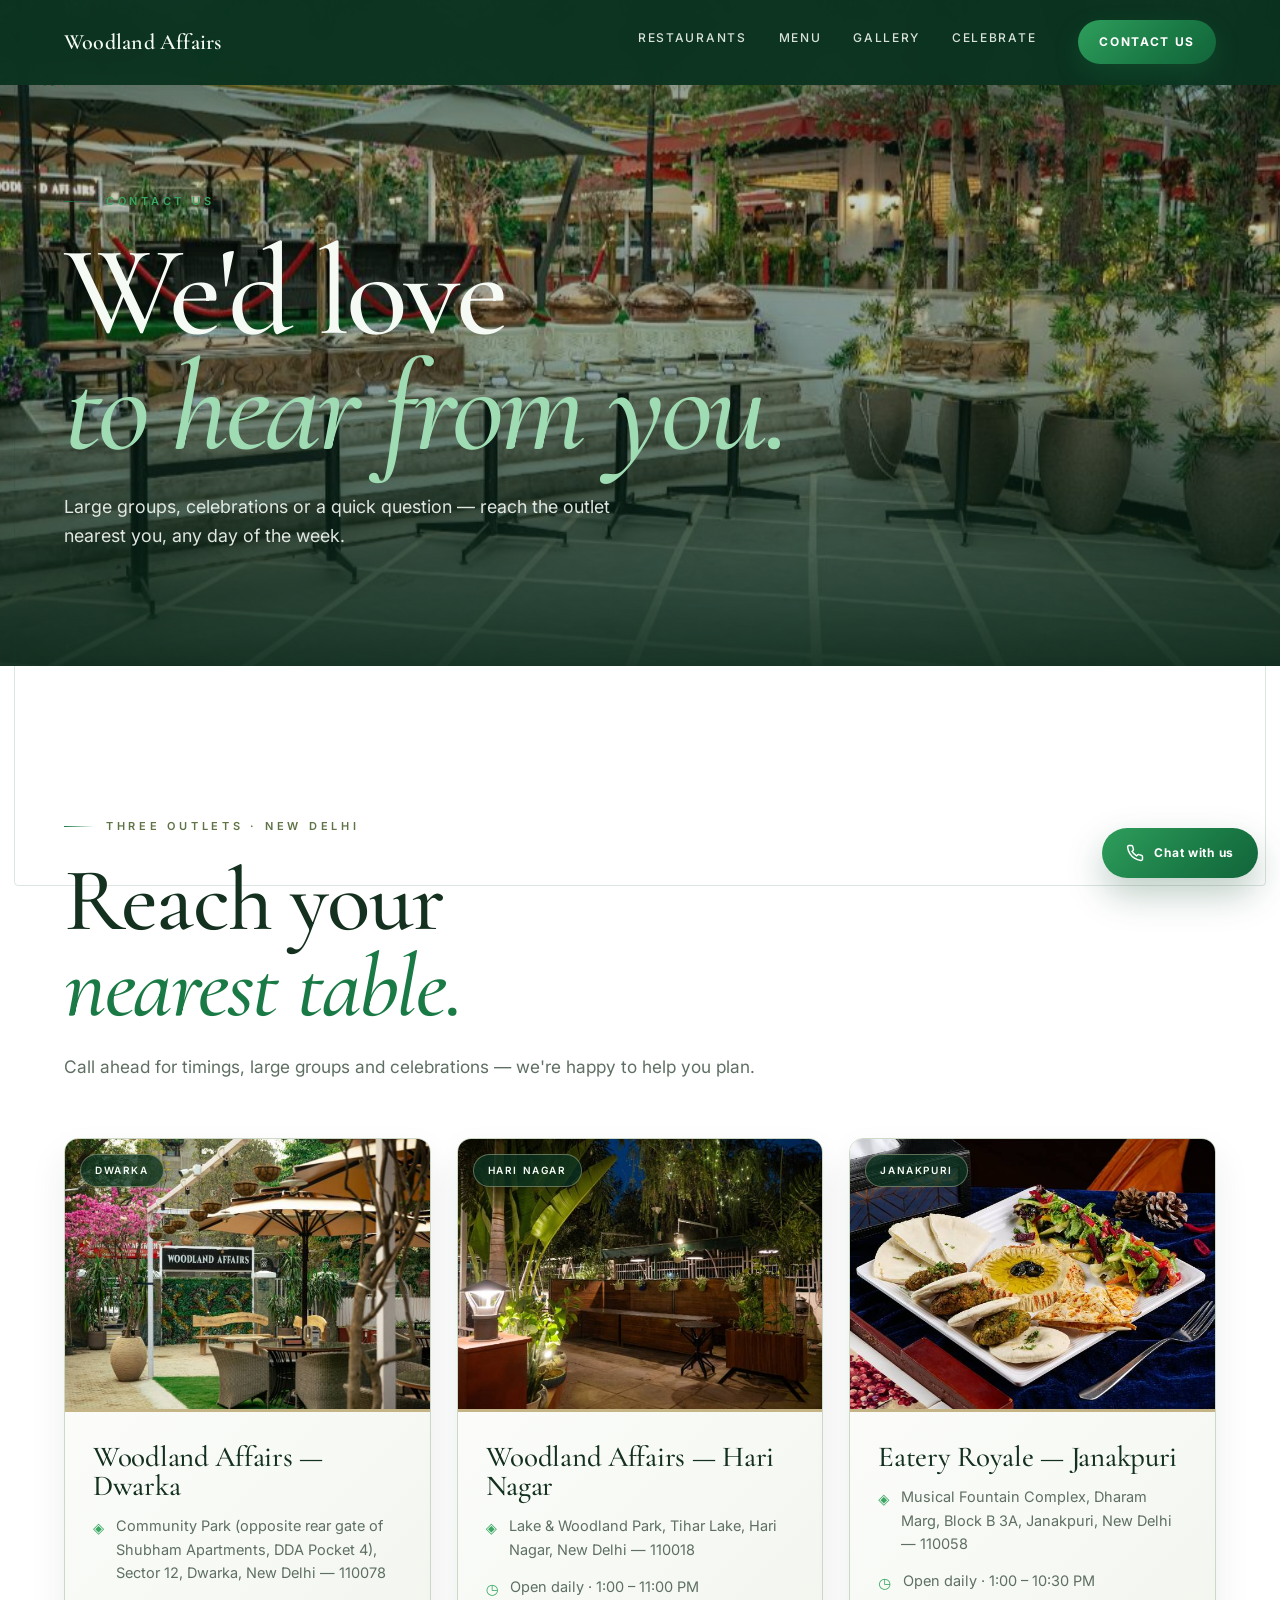
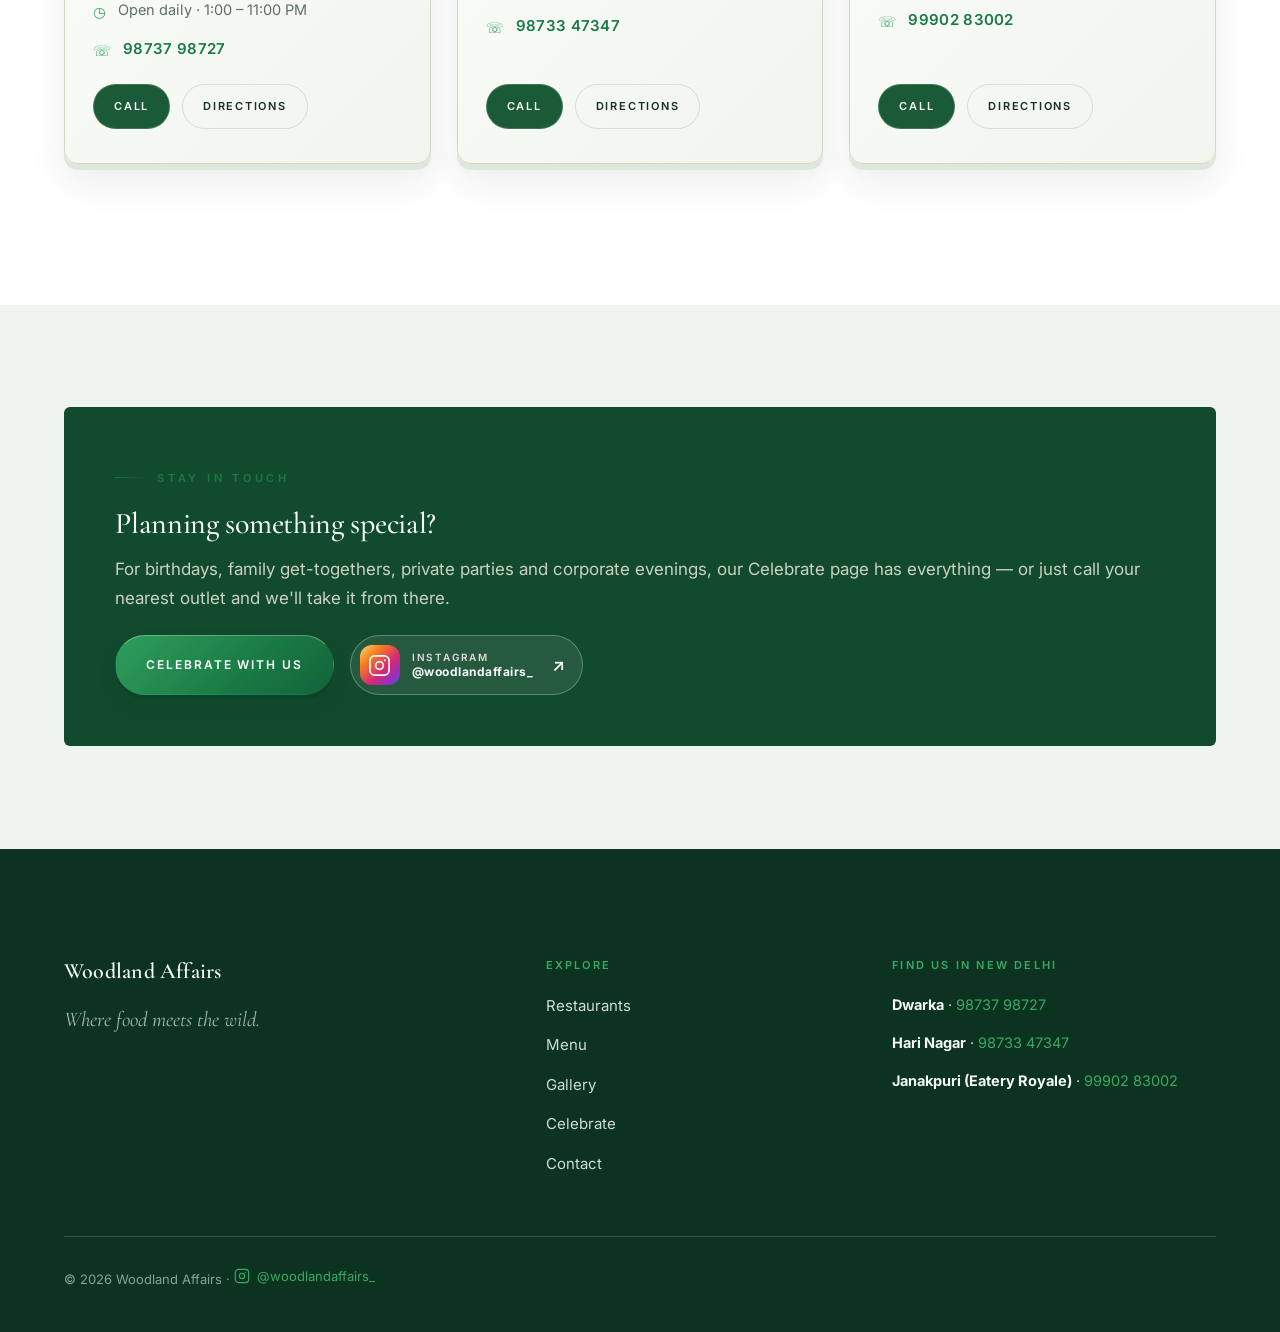
<file: contact.html>
<!DOCTYPE html>
<html lang="en">
<head>
  <meta charset="utf-8" />
  <meta name="viewport" content="width=device-width, initial-scale=1" />
  <title>Contact Us | Woodland Affairs</title>
  <meta name="description" content="Contact Woodland Affairs — address, phone and directions for all three New Delhi outlets: Dwarka, Hari Nagar and Eatery Royale, Janakpuri." />
  <meta property="og:title" content="Contact Us — Woodland Affairs" />
  <meta property="og:description" content="Reach all three of our New Delhi outlets." />
  <meta property="og:image" content="images/amb-dwarka-eve.jpg" />
  <link rel="icon" href="favicon.svg" />
  <link rel="preconnect" href="https://fonts.googleapis.com" />
  <link rel="preconnect" href="https://fonts.gstatic.com" crossorigin />
  <link href="https://fonts.googleapis.com/css2?family=Cormorant+Garamond:ital,wght@0,400;0,500;0,600;0,700;1,400;1,500;1,600&family=Inter:wght@400;500;600;700&display=swap" rel="stylesheet" media="print" onload="this.media='all'" /><noscript><link href="https://fonts.googleapis.com/css2?family=Cormorant+Garamond:ital,wght@0,400;0,500;0,600;0,700;1,400;1,500;1,600&family=Inter:wght@400;500;600;700&display=swap" rel="stylesheet" /></noscript>
  <script>document.documentElement.className += " js";</script>
  <link rel="stylesheet" href="theme.css?v=20261002-audit" />
  <style>
    .contact-grid { display: grid; grid-template-columns: repeat(3,1fr); gap: 26px; margin-top: 56px; }
    .c-card { background:var(--card); border:1px solid var(--line); border-radius:var(--radius-lg); overflow:hidden; display:flex; flex-direction:column; }
    .c-card__media { aspect-ratio:4/3; overflow:hidden; position:relative; }
    .c-card__media img { width:100%; height:100%; object-fit:cover; transition: transform 1.1s ease; }
    .c-card:hover .c-card__media img { transform: scale(1.05); }
    .c-card__tag { position:absolute; top:15px; left:15px; background:rgba(11,51,32,0.78); color:var(--cream); font-size:10px; letter-spacing:0.16em; text-transform:uppercase; font-weight:600; padding:7px 14px; border-radius:100px; }
    .c-card__body { padding:30px 28px 34px; display:flex; flex-direction:column; flex:1; }
    .c-card__body h3 { font-size:29px; margin-bottom:14px; color:var(--ink); }
    .c-card__row { display:flex; gap:12px; color:var(--muted); font-size:14.5px; line-height:1.6; margin-bottom:14px; }
    .c-card__row .ic { color:var(--brass-2); flex:none; margin-top:2px; }
    .c-card__phone { font-family:var(--font-body); font-size:15px; font-weight:600; letter-spacing:0.02em; color:var(--green); }
    .c-card__actions { margin-top:auto; display:flex; gap:12px; flex-wrap:wrap; padding-top:8px; }
    .contact-side { background:var(--forest); color:var(--cream); border-radius:var(--radius); padding: clamp(34px,4vw,52px); }
    .contact-side h3 { color:var(--cream); font-size:30px; margin-bottom:16px; }
    .contact-side p { color:rgba(245,239,227,0.82); margin-bottom:22px; }
    .contact-side a.arrow { color:var(--brass); border-color:var(--brass); }
    .contact-side .instagram-cta { gap:12px; padding:9px 17px 9px 9px; background:rgba(245,250,245,.09); border-color:rgba(245,250,245,.28); color:var(--cream); text-transform:none; letter-spacing:normal; }
    .contact-side .instagram-cta:hover { background:rgba(245,250,245,.16); border-color:rgba(245,250,245,.65); color:var(--cream); }
    .instagram-cta__icon { display:grid; place-items:center; flex:none; width:40px; height:40px; border-radius:12px; background:linear-gradient(135deg,#feda75,#fa7e1e 28%,#d62976 60%,#962fbf 82%,#4f5bd5); animation:instagram-pulse 3s ease-out infinite; transition:transform .3s ease; }
    .instagram-cta__icon svg { width:23px; height:23px; }
    .instagram-cta:hover .instagram-cta__icon { transform:rotate(-8deg) scale(1.08); }
    .instagram-cta__copy { display:flex; flex-direction:column; align-items:flex-start; line-height:1.3; }
    .instagram-cta__copy small { font-size:10px; letter-spacing:.18em; text-transform:uppercase; color:#e9d5dc; }
    .instagram-cta__copy strong { font-size:12px; letter-spacing:.04em; }
    .instagram-cta__arrow { margin-left:7px; font-size:17px; transition:transform .3s ease; }
    .instagram-cta:hover .instagram-cta__arrow { transform:translate(3px,-3px); }
    @keyframes instagram-pulse { 0%,100% { box-shadow:0 0 0 0 rgba(214,41,118,.34); } 55% { box-shadow:0 0 0 9px rgba(214,41,118,0); } }
    @media (prefers-reduced-motion:reduce) { .instagram-cta__icon { animation:none; } .instagram-cta__icon,.instagram-cta__arrow { transition:none; } }
    .contact-layout { display:grid; grid-template-columns: 1fr; gap: 26px; }
    @media (max-width: 940px){ .contact-grid { grid-template-columns:1fr; max-width:460px; margin-inline:auto; } }
    @media (max-width: 760px){ .c-card__body { padding:26px 22px; } }
  </style>
  <link rel="stylesheet" href="depth.css?v=20261002-audit" />
  <link rel="stylesheet" href="cinematic.css?v=20261002-audit" />
</head>
<body>
  <div class="frame"></div>
  <div class="ambience"></div>

<header class="nav always-solid" id="nav">
    <div class="wrap nav__inner">
      <a class="brand" href="index.html#top" aria-label="Woodland Affairs home"><span class="brand__name">Woodland Affairs</span></a>
      <nav class="nav__links" aria-label="Main navigation">
        <a href="index.html#outlets">Restaurants</a>
        <a href="menu.html">Menu</a>
        <a href="gallery.html">Gallery</a>
        <a href="celebrate.html">Celebrate</a>
        <a href="contact.html" class="nav__contact active" aria-current="page">Contact Us</a>
      </nav>
      <button class="nav__toggle" aria-label="Open navigation" aria-controls="mobile-navigation" aria-expanded="false"><span></span><span></span><span></span></button>
    </div>
    <nav class="nav__panel" id="mobile-navigation" aria-label="Mobile navigation">
        <a href="index.html#outlets">Restaurants</a>
        <a href="menu.html">Menu</a>
        <a href="gallery.html">Gallery</a>
        <a href="celebrate.html">Celebrate</a>
        <a href="contact.html" class="nav__contact active" aria-current="page">Contact Us</a>
    </nav>
  </header>

  <main id="top">
    <!-- HERO -->
    <section class="hero hero--short">
      <div class="hero__media">
        <img srcset="images/amb-dwarka-eve-480.webp 480w, images/amb-dwarka-eve-960.webp 960w, images/amb-dwarka-eve.jpg 1000w" sizes="100vw" width="1000" height="667" decoding="async" loading="eager" fetchpriority="high" src="images/amb-dwarka-eve.jpg" alt="Woodland Affairs outdoor seating in the evening" />
      </div>
      <div class="hero__overlay"></div>
      <div class="wrap hero__inner">
        <p class="eyebrow hero__eyebrow">Contact us</p>
        <h1 class="hero__title">We'd love<br /><em>to hear from you.</em></h1>
        <p class="hero__dek">Large groups, celebrations or a quick question — reach the outlet nearest you, any day of the week.</p>
      </div>
    </section>

    <!-- OUTLET CONTACTS -->
    <section class="section" id="outlets">
      <div class="wrap">
        <div class="sec-head" data-reveal>
          <p class="eyebrow">Three outlets · New Delhi</p>
          <h2 class="display">Reach your<br /><em>nearest table.</em></h2>
          <p class="lead">Call ahead for timings, large groups and celebrations — we're happy to help you plan.</p>
        </div>

        <div class="contact-grid">
          <article class="c-card" data-reveal>
            <div class="c-card__media"><span class="c-card__tag">Dwarka</span><img srcset="images/wa-dwarka-480.webp 480w, images/wa-dwarka.jpg 720w" sizes="(max-width: 760px) 100vw, 50vw" width="720" height="480" decoding="async" loading="lazy" src="images/wa-dwarka.jpg" alt="Woodland Affairs Dwarka" /></div>
            <div class="c-card__body">
              <h3>Woodland Affairs — Dwarka</h3>
              <div class="c-card__row"><span class="ic">◈</span><span>Community Park (opposite rear gate of Shubham Apartments, DDA Pocket 4), Sector 12, Dwarka, New Delhi — 110078</span></div>
              <div class="c-card__row"><span class="ic">◷</span><span>Open daily · 1:00 – 11:00 PM</span></div>
              <div class="c-card__row"><span class="ic">☏</span><a class="c-card__phone" href="tel:+919873798727">98737 98727</a></div>
              <div class="c-card__actions">
                <a class="btn btn--dark btn--sm" href="tel:+919873798727">Call</a>
                <a class="btn btn--ghost btn--sm" href="https://www.google.com/maps/dir/?api=1&destination=Woodland%20Affairs%20Dwarka&destination_place_id=ChIJ02IPdQAbDTkRtB-7GRtT6K8" target="_blank" rel="noreferrer">Directions</a>
              </div>
            </div>
          </article>

          <article class="c-card" data-reveal>
            <div class="c-card__media"><span class="c-card__tag">Hari Nagar</span><img srcset="images/wa-harinagar-480.webp 480w, images/wa-harinagar.jpg 720w" sizes="(max-width: 760px) 100vw, 50vw" width="720" height="480" decoding="async" loading="lazy" src="images/wa-harinagar.jpg" alt="Woodland Affairs Hari Nagar" /></div>
            <div class="c-card__body">
              <h3>Woodland Affairs — Hari Nagar</h3>
              <div class="c-card__row"><span class="ic">◈</span><span>Lake &amp; Woodland Park, Tihar Lake, Hari Nagar, New Delhi — 110018</span></div>
              <div class="c-card__row"><span class="ic">◷</span><span>Open daily · 1:00 – 11:00 PM</span></div>
              <div class="c-card__row"><span class="ic">☏</span><a class="c-card__phone" href="tel:+919873347347">98733 47347</a></div>
              <div class="c-card__actions">
                <a class="btn btn--dark btn--sm" href="tel:+919873347347">Call</a>
                <a class="btn btn--ghost btn--sm" href="https://www.google.com/maps/dir/?api=1&destination=Woodland%20Affairs%20Hari%20Nagar&destination_place_id=ChIJJ1H35D0DDTkRJaO76Y8jKJ0" target="_blank" rel="noreferrer">Directions</a>
              </div>
            </div>
          </article>

          <article class="c-card" data-reveal>
            <div class="c-card__media"><span class="c-card__tag">Janakpuri</span><img srcset="images/wa-janakpuri-480.webp 480w, images/wa-janakpuri.jpg 720w" sizes="(max-width: 760px) 100vw, 50vw" width="720" height="480" decoding="async" loading="lazy" src="images/wa-janakpuri.jpg" alt="Eatery Royale Janakpuri" /></div>
            <div class="c-card__body">
              <h3>Eatery Royale — Janakpuri</h3>
              <div class="c-card__row"><span class="ic">◈</span><span>Musical Fountain Complex, Dharam Marg, Block B 3A, Janakpuri, New Delhi — 110058</span></div>
              <div class="c-card__row"><span class="ic">◷</span><span>Open daily · 1:00 – 10:30 PM</span></div>
              <div class="c-card__row"><span class="ic">☏</span><a class="c-card__phone" href="tel:+919990283002">99902 83002</a></div>
              <div class="c-card__actions">
                <a class="btn btn--dark btn--sm" href="tel:+919990283002">Call</a>
                <a class="btn btn--ghost btn--sm" href="https://www.google.com/maps/dir/?api=1&destination=Eatery%20Royale%20Janakpuri&destination_place_id=ChIJX5eeXqUEDTkRDWiy3zM5HrE" target="_blank" rel="noreferrer">Directions</a>
              </div>
            </div>
          </article>
        </div>
      </div>
    </section>

    <!-- SIDE / SOCIAL -->
    <section class="section section--tight" style="background:var(--paper-2)">
      <div class="wrap">
        <div class="contact-side" data-reveal>
          <p class="eyebrow" style="color:var(--brass)">Stay in touch</p>
          <h3>Planning something special?</h3>
          <p>For birthdays, family get-togethers, private parties and corporate evenings, our Celebrate page has everything — or just call your nearest outlet and we'll take it from there.</p>
          <div class="hero__actions" style="margin-top:0">
            <a class="btn btn--brass" href="celebrate.html">Celebrate with us</a>
            <a class="btn btn--on-dark instagram-cta" href="https://www.instagram.com/woodlandaffairs_/" target="_blank" rel="noopener noreferrer" aria-label="Follow Woodland Affairs on Instagram, @woodlandaffairs_"><span class="instagram-cta__icon" aria-hidden="true"><svg viewBox="0 0 24 24" fill="none" stroke="currentColor" stroke-width="1.8" stroke-linecap="round" stroke-linejoin="round"><rect x="2" y="2" width="20" height="20" rx="5"/><circle cx="12" cy="12" r="4"/><circle cx="17.5" cy="6.5" r="1" fill="currentColor" stroke="none"/></svg></span><span class="instagram-cta__copy"><small>Instagram</small><strong>@woodlandaffairs_</strong></span><span class="instagram-cta__arrow" aria-hidden="true">↗</span></a>
          </div>
        </div>
      </div>
    </section>
  </main>

  <footer class="footer">
    <div class="wrap">
      <div class="footer__grid">
        <div class="footer__brand">
          <a class="brand" href="index.html#top"><span class="brand__name">Woodland Affairs</span></a>
          <p>Where food meets the wild.</p>
        </div>
        <div>
          <h4>Explore</h4>
          <div class="footer__links">
            <a href="index.html#outlets">Restaurants</a>
            <a href="menu.html">Menu</a>
            <a href="gallery.html">Gallery</a>
            <a href="celebrate.html">Celebrate</a>
            <a href="contact.html">Contact</a>
          </div>
        </div>
        <div class="footer__contact">
          <h4>Find us in New Delhi</h4>
          <p><strong style="color:var(--cream)">Dwarka</strong> · <a href="tel:+919873798727">98737 98727</a></p>
          <p><strong style="color:var(--cream)">Hari Nagar</strong> · <a href="tel:+919873347347">98733 47347</a></p>
          <p><strong style="color:var(--cream)">Janakpuri (Eatery Royale)</strong> · <a href="tel:+919990283002">99902 83002</a></p>
        </div>
      </div>
      <div class="footer__bottom">
        <span>© 2026 Woodland Affairs · <a class="footer__instagram" href="https://www.instagram.com/woodlandaffairs_/" target="_blank" rel="noopener noreferrer" aria-label="Woodland Affairs on Instagram: @woodlandaffairs_"><svg viewBox="0 0 24 24" fill="none" stroke="currentColor" stroke-width="1.8" stroke-linecap="round" stroke-linejoin="round" aria-hidden="true"><rect x="2" y="2" width="20" height="20" rx="5"/><circle cx="12" cy="12" r="4"/><circle cx="17.5" cy="6.5" r="1" fill="currentColor" stroke="none"/></svg>@woodlandaffairs_</a></span>
      </div>
    </div>
  </footer>
  <!-- FLOATING CALL -->
  <a class="fab-call" href="https://wa.me/919873347347?text=Hello%20Woodland%20Affairs%21%20I%20would%20like%20to%20enquire%20about%20booking%20a%20table." target="_blank" rel="noopener" aria-label="Message Woodland Affairs on WhatsApp about a table">
    <svg viewBox="0 0 24 24" fill="none" stroke="currentColor" stroke-width="2"><path d="M22 16.9v3a2 2 0 0 1-2.2 2 19.8 19.8 0 0 1-8.6-3 19.5 19.5 0 0 1-6-6 19.8 19.8 0 0 1-3-8.6A2 2 0 0 1 4.1 2h3a2 2 0 0 1 2 1.7c.1 1 .4 1.9.7 2.8a2 2 0 0 1-.5 2.1L8.1 9.9a16 16 0 0 0 6 6l1.3-1.3a2 2 0 0 1 2.1-.4c.9.3 1.8.6 2.8.7a2 2 0 0 1 1.7 2z"/></svg>
    <span>Chat with us</span>
  </a>

  <script src="app.js?v=20261002-audit"></script>
  <script src="cinematic.js?v=20261002-audit"></script>
</body>
</html>
</file>
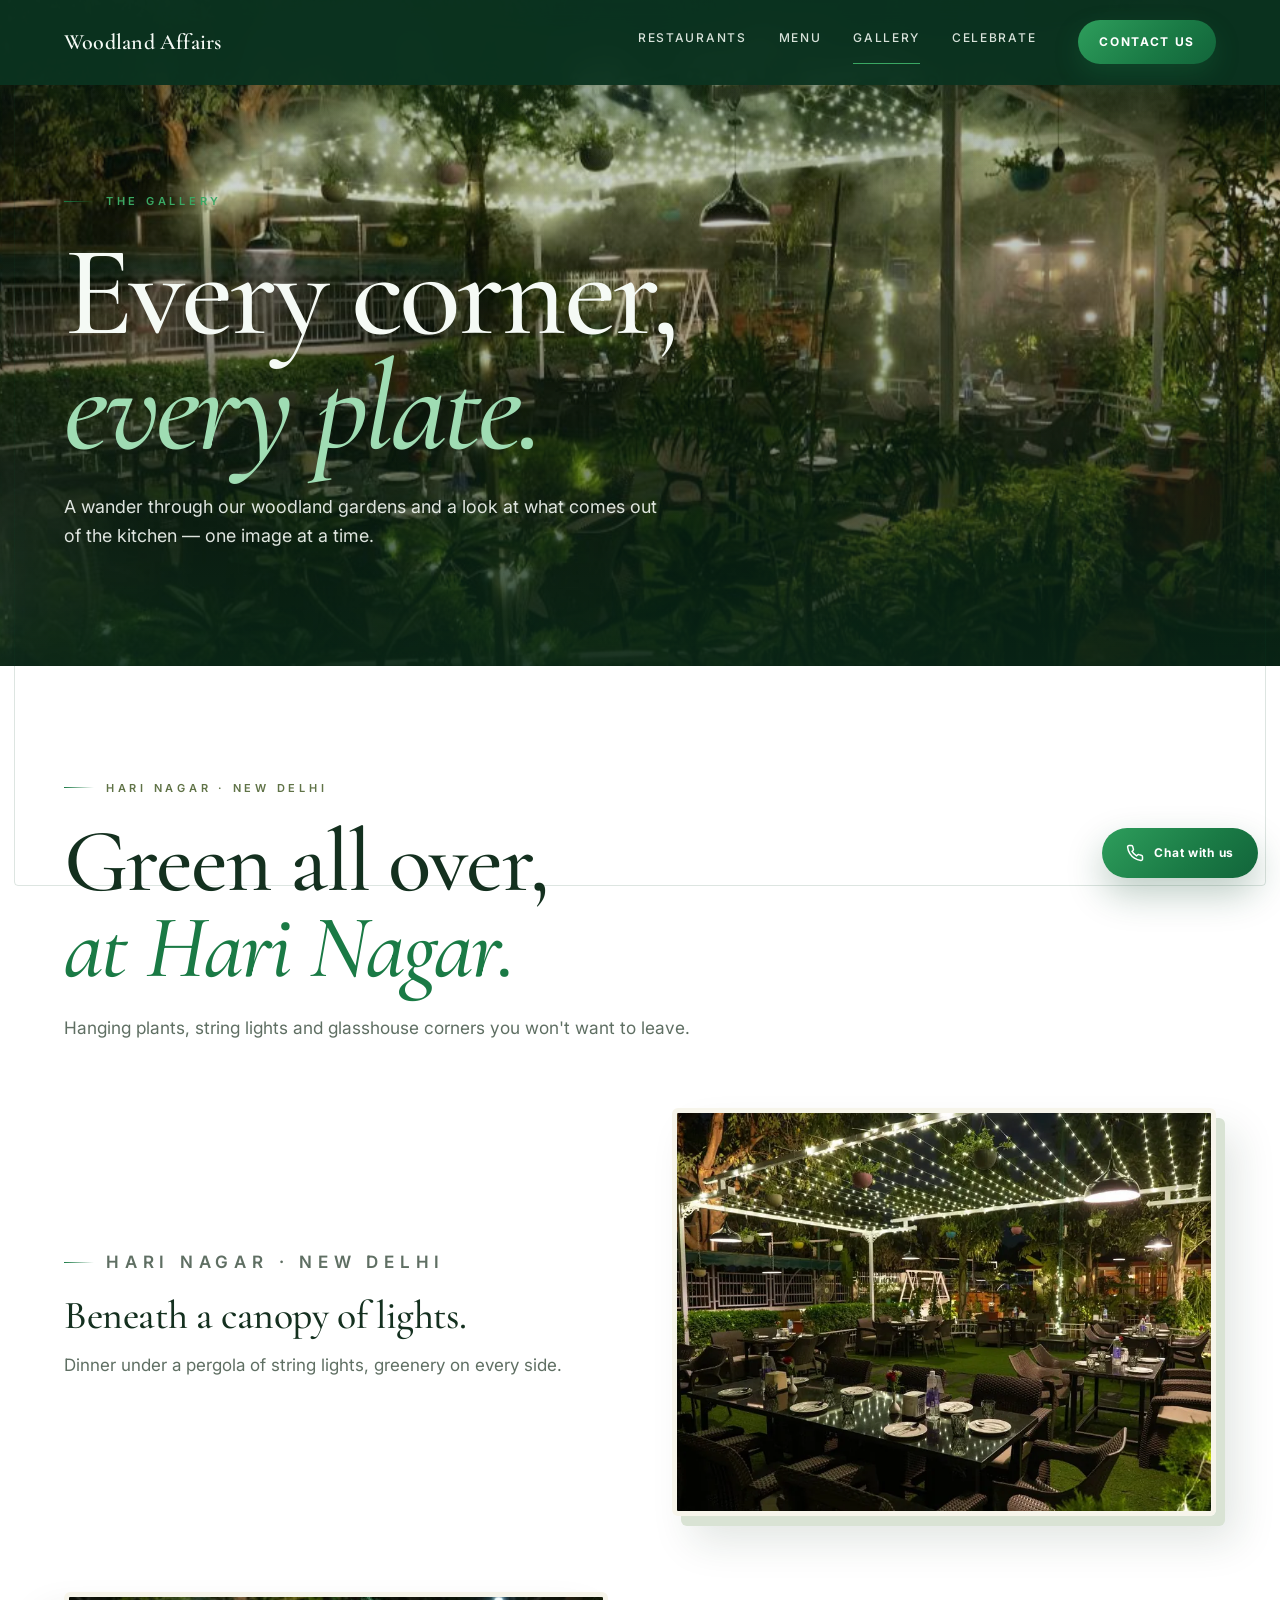
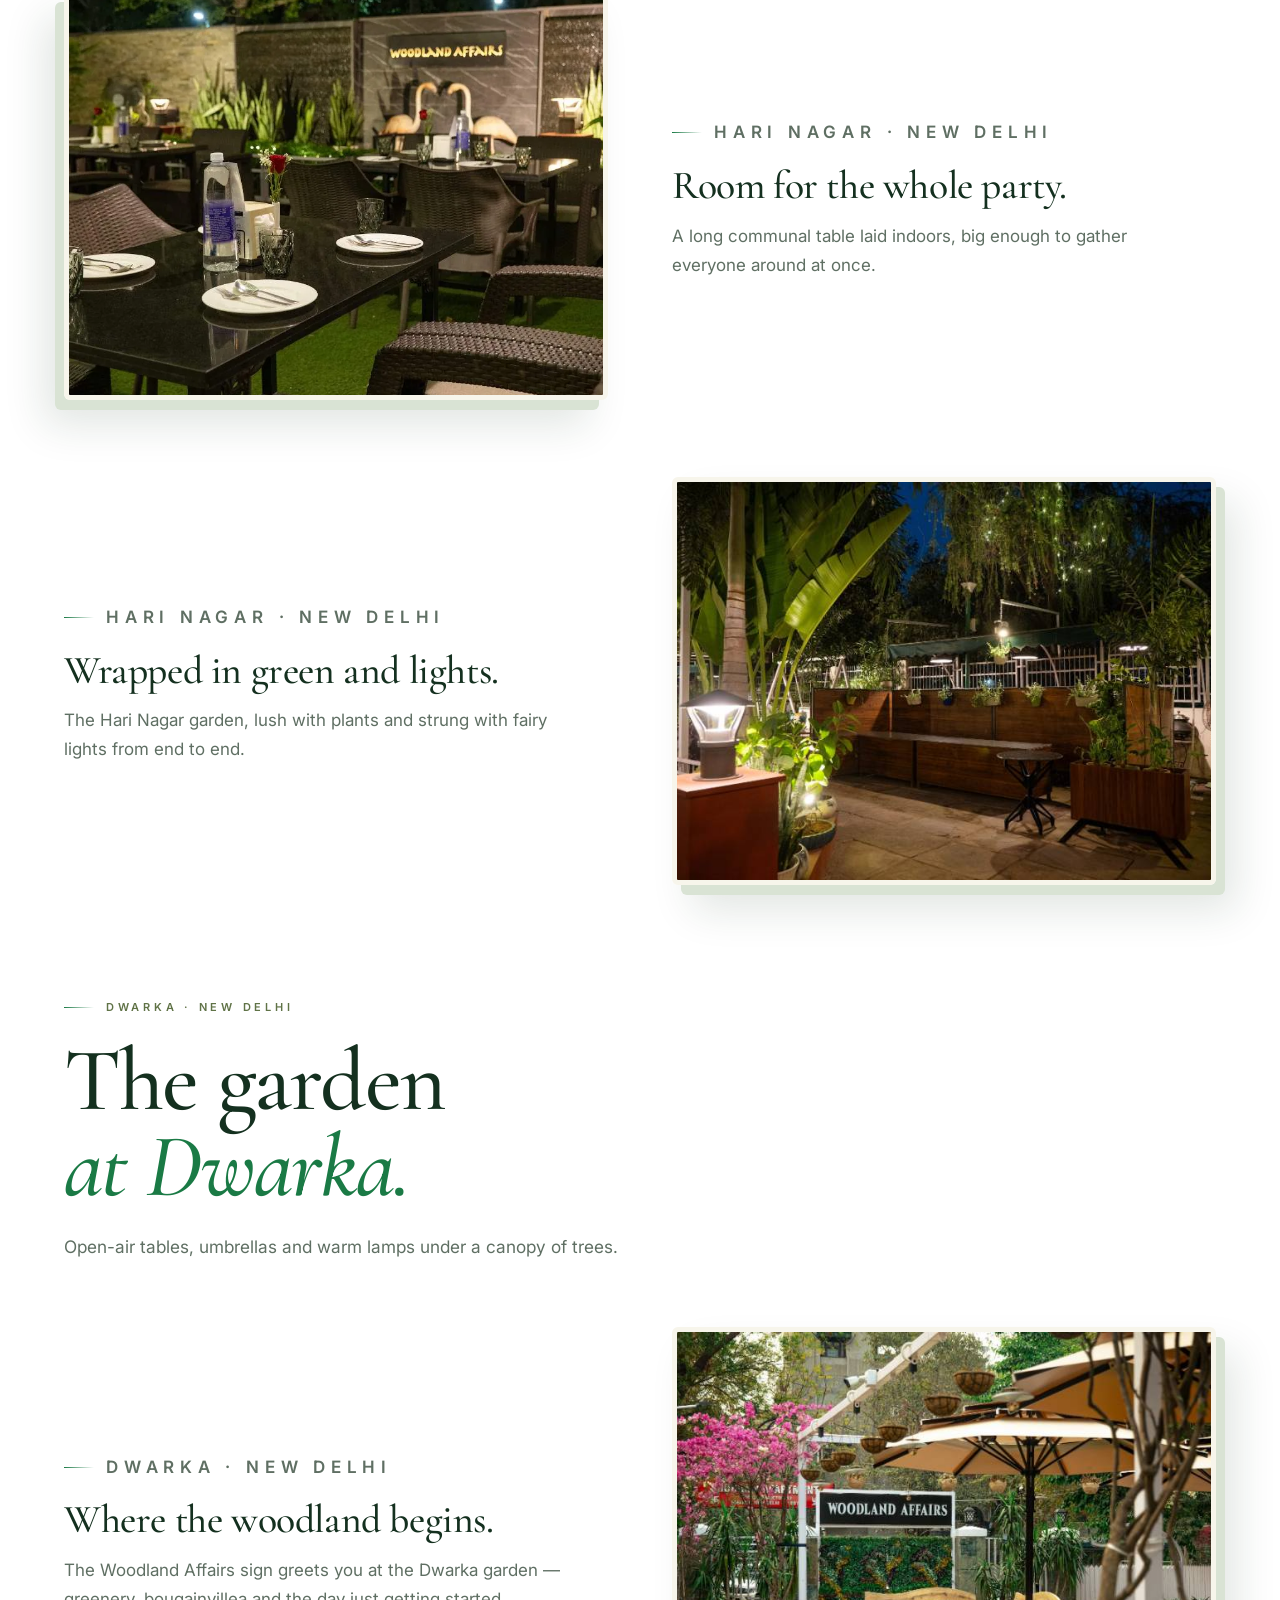
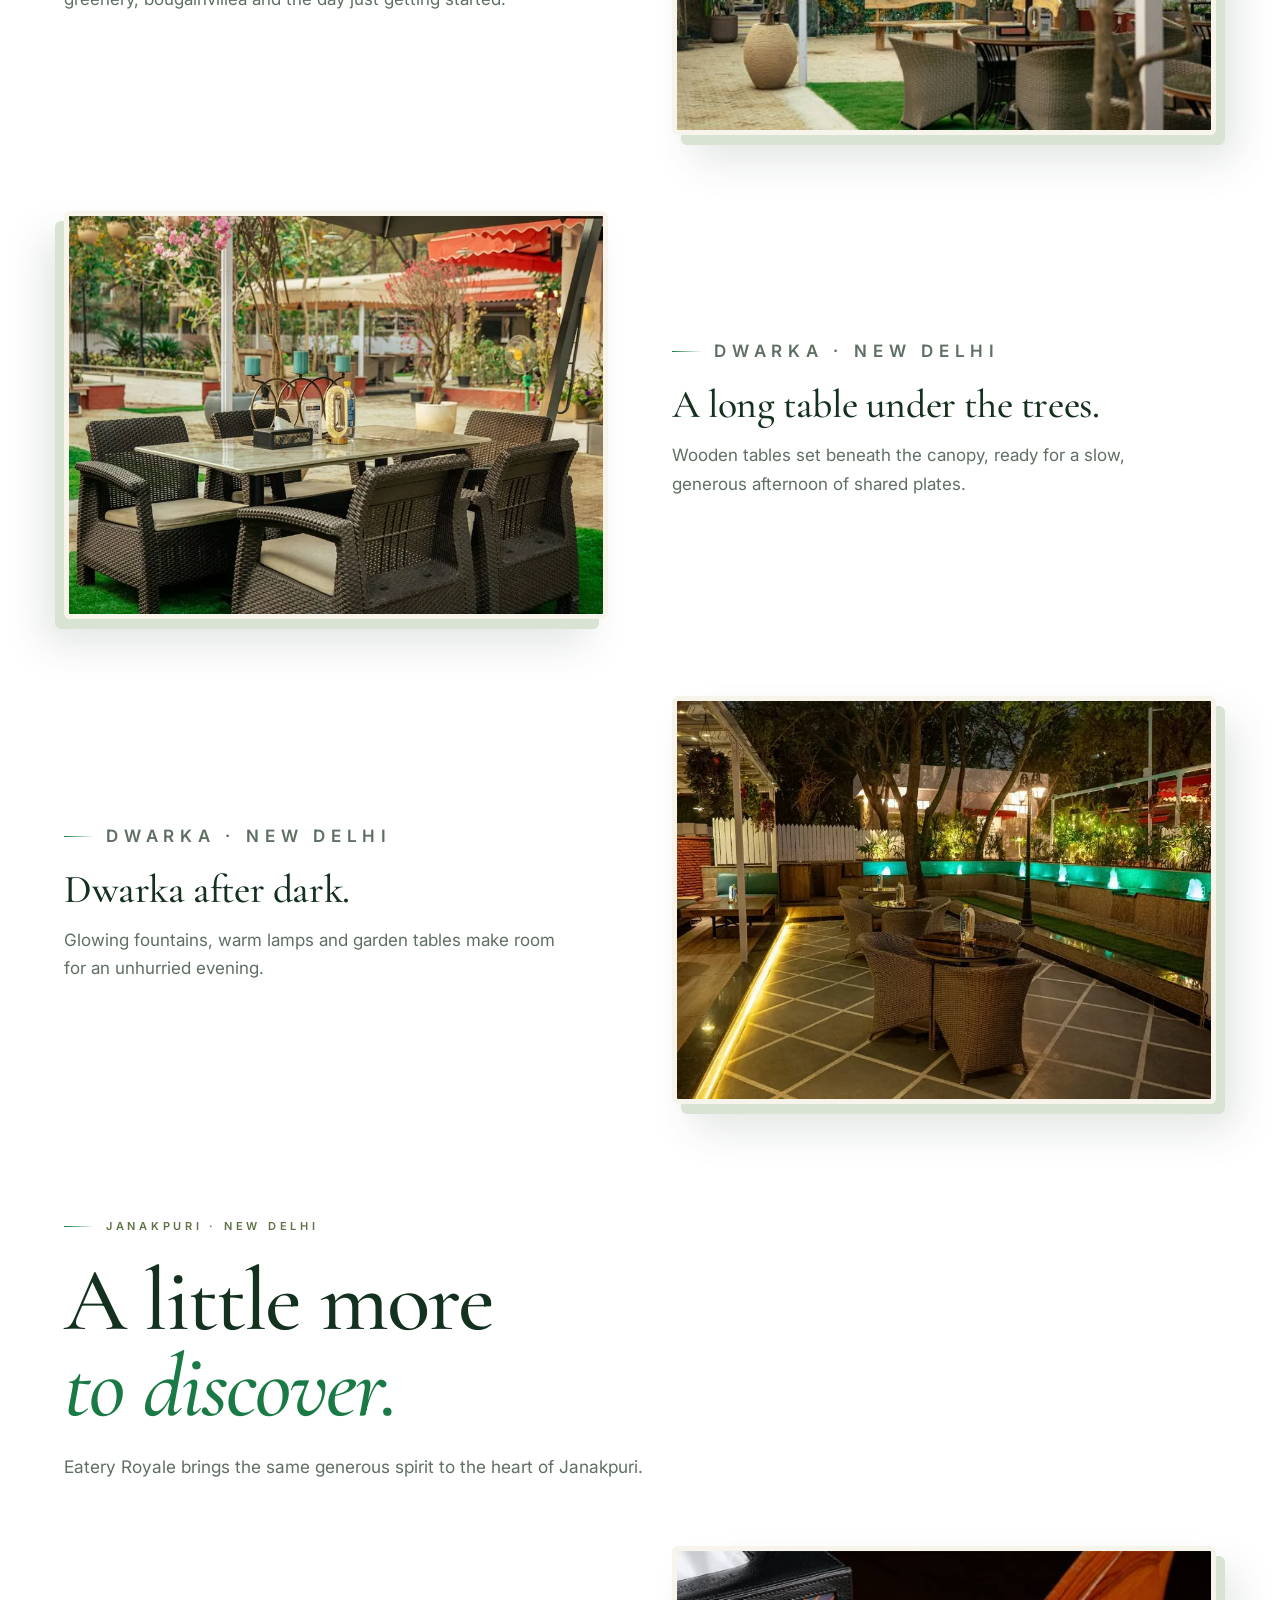
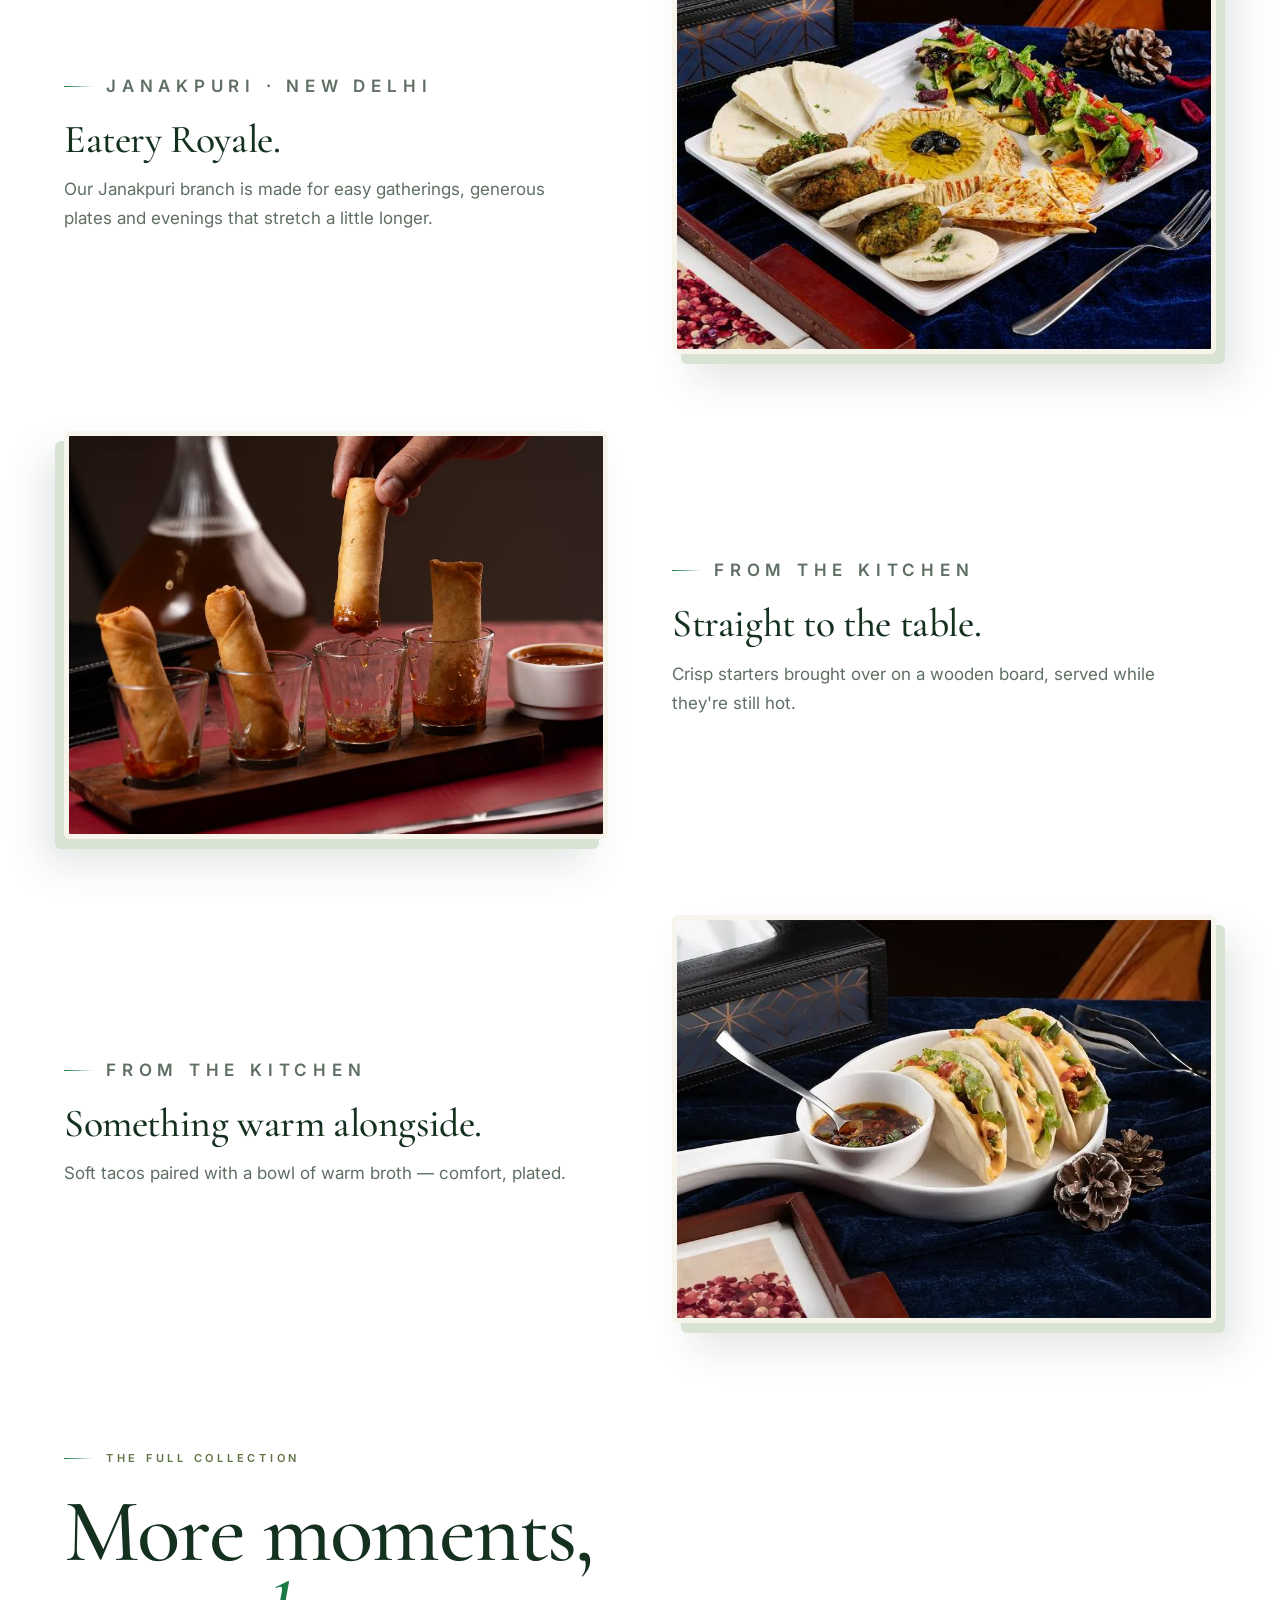
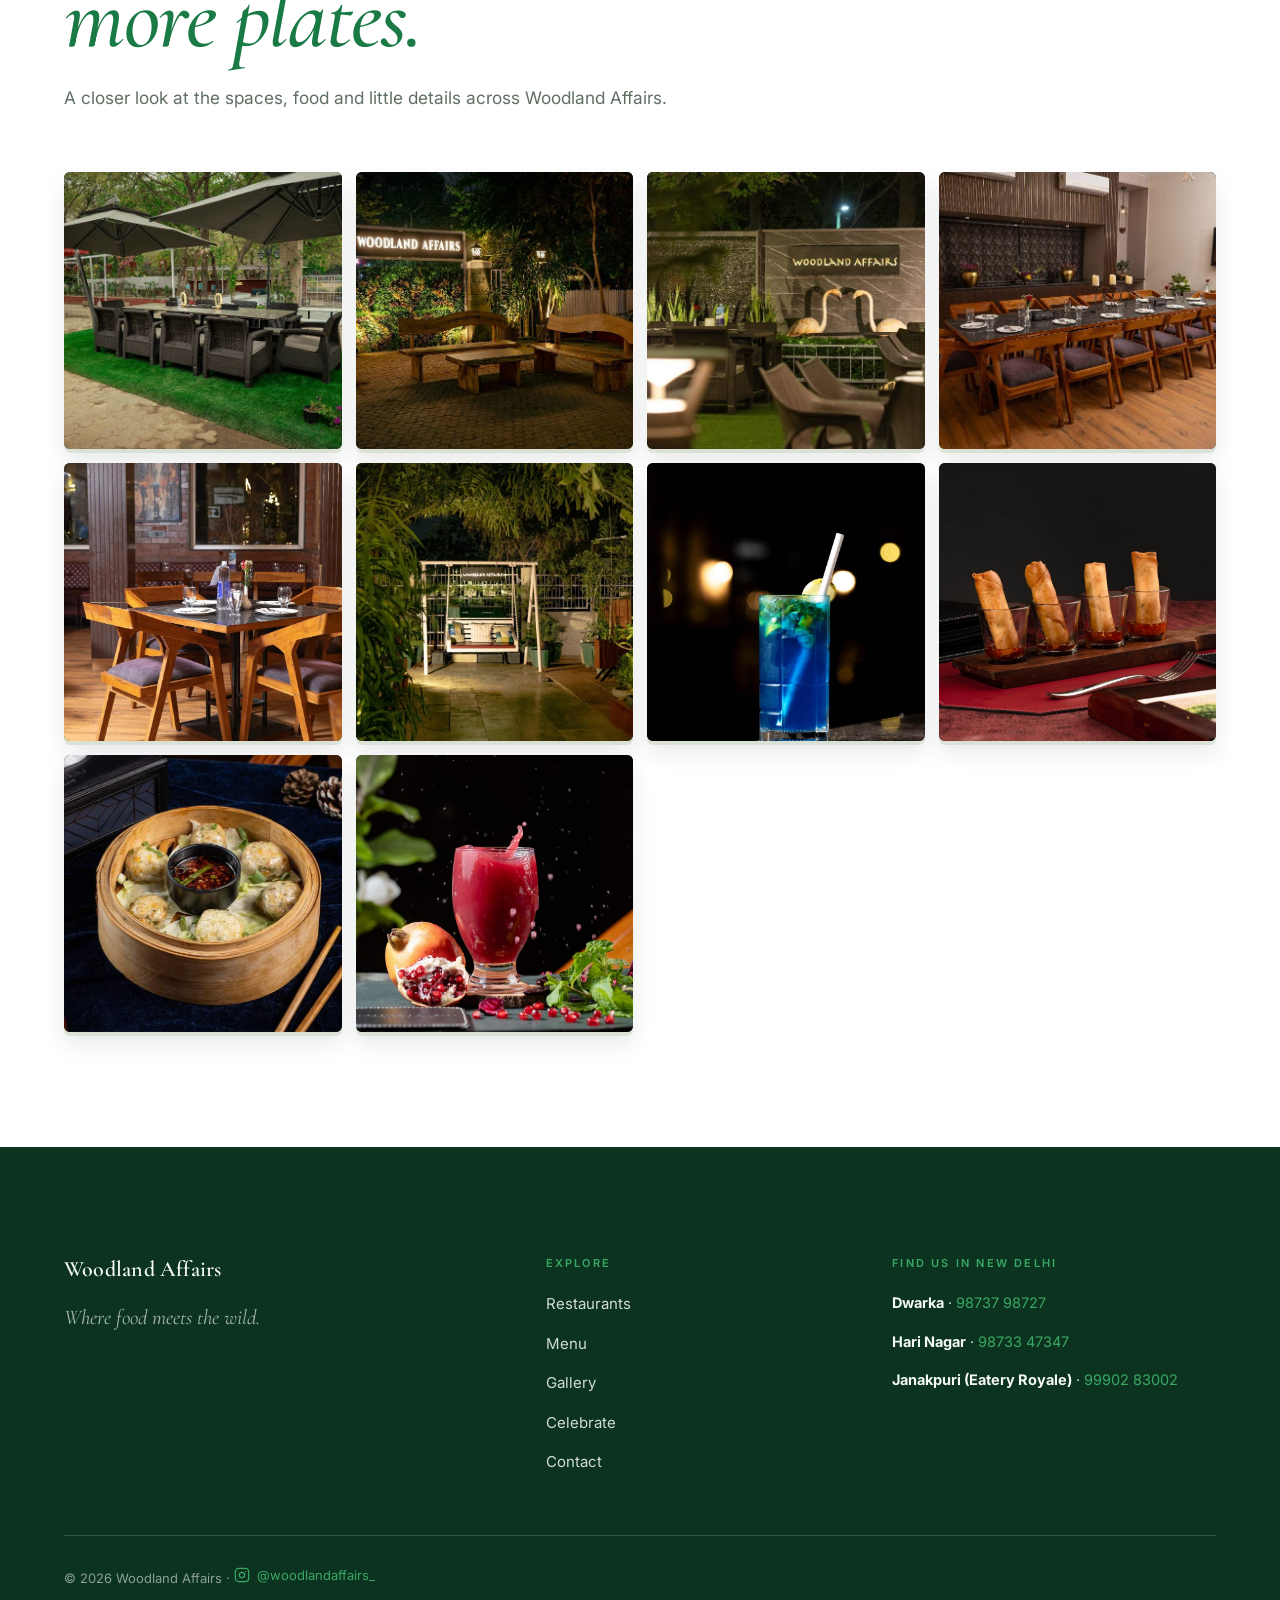
<file: gallery.html>
<!DOCTYPE html>
<html lang="en">
<head>
  <meta charset="utf-8" />
  <meta name="viewport" content="width=device-width, initial-scale=1" />
  <title>Gallery | Woodland Affairs</title>
  <meta name="description" content="A gallery of Woodland Affairs — the woodland-inspired gardens at Dwarka and Hari Nagar, and the food from our kitchens." />
  <meta property="og:title" content="Gallery — Woodland Affairs" />
  <meta property="og:description" content="Every corner, every plate." />
  <meta property="og:image" content="images/amb-hari-tables.jpg" />
  <link rel="icon" href="favicon.svg" />
  <link rel="preconnect" href="https://fonts.googleapis.com" />
  <link rel="preconnect" href="https://fonts.gstatic.com" crossorigin />
  <link href="https://fonts.googleapis.com/css2?family=Cormorant+Garamond:ital,wght@0,400;0,500;0,600;0,700;1,400;1,500;1,600&family=Inter:wght@400;500;600;700&display=swap" rel="stylesheet" media="print" onload="this.media='all'" /><noscript><link href="https://fonts.googleapis.com/css2?family=Cormorant+Garamond:ital,wght@0,400;0,500;0,600;0,700;1,400;1,500;1,600&family=Inter:wght@400;500;600;700&display=swap" rel="stylesheet" /></noscript>
  <script>document.documentElement.className += " js";</script>
  <link rel="stylesheet" href="theme.css?v=20261002-audit" />
  <style>
    .gsec { padding: clamp(64px,8vw,110px) 0 0; }
    .gsec:last-of-type { padding-bottom: clamp(72px,9vw,130px); }
    .gsec .sec-head { margin-bottom: clamp(40px,5vw,64px); }
    .gitem { display:grid; grid-template-columns:1fr 1fr; gap: clamp(28px,5vw,72px); align-items:center; }
    .gitem + .gitem { margin-top: clamp(44px,6vw,86px); }
    .gitem__media { border-radius: var(--radius); overflow:hidden; box-shadow: var(--shadow); aspect-ratio: 4/3; }
    .gitem__media img { width:100%; height:100%; object-fit:cover; transition: transform 1.2s ease; }
    .gitem:hover .gitem__media img { transform: scale(1.05); }
    .gitem__body .eyebrow { margin-bottom:18px; }
    .gitem__body h3 { font-size: clamp(27px,3.1vw,42px); line-height:1.02; margin-bottom:16px; }
    .gitem__body p { color: var(--muted); font-size: 17px; line-height:1.7; max-width: 46ch; }
    .gsec .gitem:nth-child(even) .gitem__media { order: 2; }
    /* Hari Nagar is the lead outlet, followed by Dwarka and Janakpuri. */
    main { display:flex; flex-direction:column; }
    main > .hero { order:0; }
    main > .gsec:nth-of-type(3) { order:1; }
    main > .gsec:nth-of-type(2) { order:2; }
    main > .gsec:nth-of-type(4) { order:3; }
    main > .more-gallery { order:4; }
    /* Keep the branch stories focused; the complete image collection follows below. */
    .branch-story .gitem:nth-of-type(n+5) { display:none; }
    .more-gallery { padding: clamp(72px,9vw,130px) 0; }
    .more-gallery .sec-head { margin-bottom: clamp(32px,5vw,58px); }
    .more-gallery__grid { display:grid; grid-template-columns:repeat(4,1fr); gap:14px; }
    .more-gallery__item { display:block; aspect-ratio:1; overflow:hidden; border-radius:var(--radius); background:var(--ink); }
    .more-gallery__item img { width:100%; height:100%; object-fit:cover; transition:transform .8s ease, filter .8s ease; }
    .more-gallery__item:hover img { transform:scale(1.06); filter:saturate(1.12); }
    @media (max-width: 860px){ .more-gallery__grid { grid-template-columns:repeat(2,1fr); } }
    @media (max-width: 480px){ .more-gallery__grid { gap:8px; } }
    @media (max-width: 860px){
      .gitem { grid-template-columns:1fr; gap:22px; }
      .gsec .gitem:nth-child(even) .gitem__media { order:0; }
      .gitem__body h3 { font-size:26px; }
    }
  </style>
  <link rel="stylesheet" href="depth.css?v=20261002-audit" />
  <link rel="stylesheet" href="cinematic.css?v=20261002-audit" />
</head>
<body>
  <div class="frame"></div>
  <div class="ambience"></div>

<header class="nav always-solid" id="nav">
    <div class="wrap nav__inner">
      <a class="brand" href="index.html#top" aria-label="Woodland Affairs home"><span class="brand__name">Woodland Affairs</span></a>
      <nav class="nav__links" aria-label="Main navigation">
        <a href="index.html#outlets">Restaurants</a>
        <a href="menu.html">Menu</a>
        <a href="gallery.html" class="active" aria-current="page">Gallery</a>
        <a href="celebrate.html">Celebrate</a>
        <a class="nav__contact" href="contact.html">Contact Us</a>
      </nav>
      <button class="nav__toggle" aria-label="Open navigation" aria-controls="mobile-navigation" aria-expanded="false"><span></span><span></span><span></span></button>
    </div>
    <nav class="nav__panel" id="mobile-navigation" aria-label="Mobile navigation">
        <a href="index.html#outlets">Restaurants</a>
        <a href="menu.html">Menu</a>
        <a href="gallery.html" class="active" aria-current="page">Gallery</a>
        <a href="celebrate.html">Celebrate</a>
        <a class="nav__contact" href="contact.html">Contact Us</a>
    </nav>
  </header>

  <main id="top">
    <section class="hero hero--short">
      <div class="hero__media"><img srcset="images/amb-hari-tables-480.webp 480w, images/amb-hari-tables-960.webp 960w, images/amb-hari-tables.jpg 1000w" sizes="100vw" width="1000" height="667" decoding="async" loading="eager" fetchpriority="high" src="images/amb-hari-tables.jpg" alt="Greenhouse dining under warm string lights" /></div>
      <div class="hero__overlay"></div>
      <div class="wrap hero__inner">
        <p class="eyebrow hero__eyebrow">The gallery</p>
        <h1 class="hero__title">Every corner,<br /><em>every plate.</em></h1>
        <p class="hero__dek">A wander through our woodland gardens and a look at what comes out of the kitchen — one image at a time.</p>
      </div>
    </section>
    <section class="gsec branch-story">
      <div class="wrap">
        <div class="sec-head" data-reveal>
          <p class="eyebrow">Dwarka · New Delhi</p>
          <h2 class="display">The garden<br /><em>at Dwarka.</em></h2>
          <p class="lead">Open-air tables, umbrellas and warm lamps under a canopy of trees.</p>
        </div>
        <div class="gitem" data-reveal>
          <div class="gitem__media"><img srcset="images/wa-dwarka-480.webp 480w, images/wa-dwarka.jpg 720w" sizes="(max-width: 760px) 100vw, 50vw" width="720" height="480" decoding="async" loading="lazy" src="images/wa-dwarka.jpg" alt="The Woodland Affairs sign greets you at the Dwarka garden — greenery, bougainvillea and the day just getting started." /></div>
          <div class="gitem__body">
            <p class="eyebrow">Dwarka · New Delhi</p>
            <h3>Where the woodland begins.</h3>
            <p>The Woodland Affairs sign greets you at the Dwarka garden — greenery, bougainvillea and the day just getting started.</p>
          </div>
        </div>
        <div class="gitem" data-reveal>
          <div class="gitem__media"><img srcset="images/amb-dwarka-dining-480.webp 480w, images/amb-dwarka-dining-960.webp 960w, images/amb-dwarka-dining.jpg 1200w" sizes="(max-width: 760px) 100vw, 50vw" width="1200" height="800" decoding="async" loading="lazy" src="images/amb-dwarka-dining.jpg" alt="Wooden tables set beneath the canopy, ready for a slow, generous afternoon of shared plates." /></div>
          <div class="gitem__body">
            <p class="eyebrow">Dwarka · New Delhi</p>
            <h3>A long table under the trees.</h3>
            <p>Wooden tables set beneath the canopy, ready for a slow, generous afternoon of shared plates.</p>
          </div>
        </div>
        <div class="gitem" data-reveal>
          <div class="gitem__media"><img srcset="images/wa-celebrate-480.webp 480w, images/wa-celebrate-960.webp 960w, images/wa-celebrate.jpg 1200w" sizes="(max-width: 760px) 100vw, 50vw" width="1200" height="800" decoding="async" loading="lazy" src="images/wa-celebrate.jpg" alt="Dwarka's garden at night, with glowing fountains and outdoor tables." /></div>
          <div class="gitem__body">
            <p class="eyebrow">Dwarka · New Delhi</p>
            <h3>Dwarka after dark.</h3>
            <p>Glowing fountains, warm lamps and garden tables make room for an unhurried evening.</p>
          </div>
        </div>
        <div class="gitem" data-reveal>
          <div class="gitem__media"><img srcset="images/amb-dwarka-table-480.webp 480w, images/amb-dwarka-table-960.webp 960w, images/amb-dwarka-table.jpg 1000w" sizes="(max-width: 760px) 100vw, 50vw" width="1000" height="667" decoding="async" loading="lazy" src="images/amb-dwarka-table.jpg" alt="A relaxed lounge setting with deep cushions, made for lingering long after the meal." /></div>
          <div class="gitem__body">
            <p class="eyebrow">Dwarka · New Delhi</p>
            <h3>Cane chairs, soft cushions.</h3>
            <p>A relaxed lounge setting with deep cushions, made for lingering long after the meal.</p>
          </div>
        </div>
        <div class="gitem" data-reveal>
          <div class="gitem__media"><img srcset="images/amb-hero-480.webp 480w, images/amb-hero-960.webp 960w, images/amb-hero.webp 1500w" sizes="(max-width: 760px) 100vw, 50vw" width="1500" height="1000" decoding="async" loading="lazy" src="images/amb-hero.webp" alt="As the light softens, the courtyard warms up — lamps on, umbrellas open, the garden at its best." /></div>
          <div class="gitem__body">
            <p class="eyebrow">Dwarka · New Delhi</p>
            <h3>A golden evening.</h3>
            <p>As the light softens, the courtyard warms up — lamps on, umbrellas open, the garden at its best.</p>
          </div>
        </div>
        <div class="gitem" data-reveal>
          <div class="gitem__media"><img srcset="images/gal-dwarka-2-480.webp 480w, images/gal-dwarka-2.jpg 900w" sizes="(max-width: 760px) 100vw, 50vw" width="900" height="600" decoding="async" loading="lazy" src="images/gal-dwarka-2.jpg" alt="Tucked beside the lawn under a wide umbrella, a quiet spot away from the sun." /></div>
          <div class="gitem__body">
            <p class="eyebrow">Dwarka · New Delhi</p>
            <h3>A shaded corner to linger.</h3>
            <p>Tucked beside the lawn under a wide umbrella, a quiet spot away from the sun.</p>
          </div>
        </div>
        <div class="gitem" data-reveal>
          <div class="gitem__media"><img srcset="images/amb-dwarka-eve-480.webp 480w, images/amb-dwarka-eve-960.webp 960w, images/amb-dwarka-eve.jpg 1000w" sizes="(max-width: 760px) 100vw, 50vw" width="1000" height="667" decoding="async" loading="lazy" src="images/amb-dwarka-eve.jpg" alt="Potted plants, paved paths and umbrellas as the afternoon cools into evening." /></div>
          <div class="gitem__body">
            <p class="eyebrow">Dwarka · New Delhi</p>
            <h3>Umbrellas and open sky.</h3>
            <p>Potted plants, paved paths and umbrellas as the afternoon cools into evening.</p>
          </div>
        </div>
        <div class="gitem" data-reveal>
          <div class="gitem__media"><img srcset="images/gal-dwarka-3-480.webp 480w, images/gal-dwarka-3.jpg 850w" sizes="(max-width: 760px) 100vw, 50vw" width="850" height="567" decoding="async" loading="lazy" src="images/gal-dwarka-3.jpg" alt="Once the sun goes down, the Woodland Affairs sign glows against the greenery." /></div>
          <div class="gitem__body">
            <p class="eyebrow">Dwarka · New Delhi</p>
            <h3>Our name in lights.</h3>
            <p>Once the sun goes down, the Woodland Affairs sign glows against the greenery.</p>
          </div>
        </div>
        <div class="gitem" data-reveal>
          <div class="gitem__media"><img srcset="images/wa-celebrate-480.webp 480w, images/wa-celebrate-960.webp 960w, images/wa-celebrate.jpg 1200w" sizes="(max-width: 760px) 100vw, 50vw" width="1200" height="800" decoding="async" loading="lazy" src="images/wa-celebrate.jpg" alt="Warm lamps and a lit water channel turn the garden into something a little magical at night." /></div>
          <div class="gitem__body">
            <p class="eyebrow">Dwarka · New Delhi</p>
            <h3>Dwarka after dark.</h3>
            <p>Warm lamps and a lit water channel turn the garden into something a little magical at night.</p>
          </div>
        </div>
      </div>
    </section>
    <section class="gsec branch-story">
      <div class="wrap">
        <div class="sec-head" data-reveal>
          <p class="eyebrow">Hari Nagar · New Delhi</p>
          <h2 class="display">Green all over,<br /><em>at Hari Nagar.</em></h2>
          <p class="lead">Hanging plants, string lights and glasshouse corners you won't want to leave.</p>
        </div>
        <div class="gitem" data-reveal>
          <div class="gitem__media"><img srcset="images/amb-hari-green-480.webp 480w, images/amb-hari-green-960.webp 960w, images/amb-hari-green.jpg 1200w" sizes="(max-width: 760px) 100vw, 50vw" width="1200" height="800" decoding="async" loading="lazy" src="images/amb-hari-green.jpg" alt="Dinner under a pergola of string lights, greenery on every side." /></div>
          <div class="gitem__body">
            <p class="eyebrow">Hari Nagar · New Delhi</p>
            <h3>Beneath a canopy of lights.</h3>
            <p>Dinner under a pergola of string lights, greenery on every side.</p>
          </div>
        </div>
        <div class="gitem" data-reveal>
          <div class="gitem__media"><img srcset="images/gal-hari-3-480.webp 480w, images/gal-hari-3.webp 850w" sizes="(max-width: 760px) 100vw, 50vw" width="850" height="1275" decoding="async" loading="lazy" src="images/gal-hari-3.webp" alt="A long communal table laid indoors, big enough to gather everyone around at once." /></div>
          <div class="gitem__body">
            <p class="eyebrow">Hari Nagar · New Delhi</p>
            <h3>Room for the whole party.</h3>
            <p>A long communal table laid indoors, big enough to gather everyone around at once.</p>
          </div>
        </div>
        <div class="gitem" data-reveal>
          <div class="gitem__media"><img srcset="images/wa-harinagar-480.webp 480w, images/wa-harinagar.jpg 720w" sizes="(max-width: 760px) 100vw, 50vw" width="720" height="480" decoding="async" loading="lazy" src="images/wa-harinagar.jpg" alt="The Hari Nagar garden, lush with plants and strung with fairy lights from end to end." /></div>
          <div class="gitem__body">
            <p class="eyebrow">Hari Nagar · New Delhi</p>
            <h3>Wrapped in green and lights.</h3>
            <p>The Hari Nagar garden, lush with plants and strung with fairy lights from end to end.</p>
          </div>
        </div>
        <div class="gitem" data-reveal>
          <div class="gitem__media"><img srcset="images/amb-hari-sign-480.webp 480w, images/amb-hari-sign-960.webp 960w, images/amb-hari-sign.webp 1000w" sizes="(max-width: 760px) 100vw, 50vw" width="1000" height="664" decoding="async" loading="lazy" src="images/amb-hari-sign.webp" alt="The Woodland Affairs signage wall, half-hidden in a wall of foliage." /></div>
          <div class="gitem__body">
            <p class="eyebrow">Hari Nagar · New Delhi</p>
            <h3>Framed in leaves.</h3>
            <p>The Woodland Affairs signage wall, half-hidden in a wall of foliage.</p>
          </div>
        </div>
        <div class="gitem" data-reveal>
          <div class="gitem__media"><img srcset="images/gal-hari-4-480.webp 480w, images/gal-hari-4.jpg 850w" sizes="(max-width: 760px) 100vw, 50vw" width="850" height="567" decoding="async" loading="lazy" src="images/gal-hari-4.jpg" alt="A quiet indoor table for a smaller gathering, wood-panelled and softly lit." /></div>
          <div class="gitem__body">
            <p class="eyebrow">Hari Nagar · New Delhi</p>
            <h3>Warm and unhurried.</h3>
            <p>A quiet indoor table for a smaller gathering, wood-panelled and softly lit.</p>
          </div>
        </div>
        <div class="gitem" data-reveal>
          <div class="gitem__media"><img srcset="images/amb-hari-tables-480.webp 480w, images/amb-hari-tables-960.webp 960w, images/amb-hari-tables.jpg 1000w" sizes="(max-width: 760px) 100vw, 50vw" width="1000" height="667" decoding="async" loading="lazy" src="images/amb-hari-tables.jpg" alt="Dining among the plants in the glasshouse, warm light pooling over the tables." /></div>
          <div class="gitem__body">
            <p class="eyebrow">Hari Nagar · New Delhi</p>
            <h3>A glasshouse glow.</h3>
            <p>Dining among the plants in the glasshouse, warm light pooling over the tables.</p>
          </div>
        </div>
        <div class="gitem" data-reveal>
          <div class="gitem__media"><img srcset="images/gal-hari-2-480.webp 480w, images/gal-hari-2.jpg 850w" sizes="(max-width: 760px) 100vw, 50vw" width="850" height="567" decoding="async" loading="lazy" src="images/gal-hari-2.jpg" alt="A cane chair and a lantern tucked into a leafy corner of the garden." /></div>
          <div class="gitem__body">
            <p class="eyebrow">Hari Nagar · New Delhi</p>
            <h3>A lantern-lit nook.</h3>
            <p>A cane chair and a lantern tucked into a leafy corner of the garden.</p>
          </div>
        </div>
        <div class="gitem" data-reveal>
          <div class="gitem__media"><img srcset="images/amb-hari-interior-480.webp 480w, images/amb-hari-interior-960.webp 960w, images/amb-hari-interior.webp 1000w" sizes="(max-width: 760px) 100vw, 50vw" width="1000" height="666" decoding="async" loading="lazy" src="images/amb-hari-interior.webp" alt="The long indoor table set and ready, place settings gleaming under the lights." /></div>
          <div class="gitem__body">
            <p class="eyebrow">Hari Nagar · New Delhi</p>
            <h3>Laid and waiting.</h3>
            <p>The long indoor table set and ready, place settings gleaming under the lights.</p>
          </div>
        </div>
        <div class="gitem" data-reveal>
          <div class="gitem__media"><img srcset="images/gal-hari-5-480.webp 480w, images/gal-hari-5.webp 850w" sizes="(max-width: 760px) 100vw, 50vw" width="850" height="1275" decoding="async" loading="lazy" src="images/gal-hari-5.webp" alt="Greenhouse dining after dark, string lights doing all the work." /></div>
          <div class="gitem__body">
            <p class="eyebrow">Hari Nagar · New Delhi</p>
            <h3>Lit for the evening.</h3>
            <p>Greenhouse dining after dark, string lights doing all the work.</p>
          </div>
        </div>
        <div class="gitem" data-reveal>
          <div class="gitem__media"><img srcset="images/wa-celebrate-3-480.webp 480w, images/wa-celebrate-3.jpg 760w" sizes="(max-width: 760px) 100vw, 50vw" width="760" height="1140" decoding="async" loading="lazy" src="images/wa-celebrate-3.jpg" alt="A table dressed for a special evening, under the leaves and the lights." /></div>
          <div class="gitem__body">
            <p class="eyebrow">Hari Nagar · New Delhi</p>
            <h3>Set for a celebration.</h3>
            <p>A table dressed for a special evening, under the leaves and the lights.</p>
          </div>
        </div>
        <div class="gitem" data-reveal>
          <div class="gitem__media"><img srcset="images/wa-celebrate-2-480.webp 480w, images/wa-celebrate-2.webp 760w" sizes="(max-width: 760px) 100vw, 50vw" width="760" height="1140" decoding="async" loading="lazy" src="images/wa-celebrate-2.webp" alt="A garden swing under the trees at night — somewhere to step away for a minute." /></div>
          <div class="gitem__body">
            <p class="eyebrow">Hari Nagar · New Delhi</p>
            <h3>A quiet moment to yourself.</h3>
            <p>A garden swing under the trees at night — somewhere to step away for a minute.</p>
          </div>
        </div>
      </div>
    </section>
    <section class="gsec branch-story">
      <div class="wrap">
        <div class="sec-head" data-reveal>
          <p class="eyebrow">Janakpuri · New Delhi</p>
          <h2 class="display">A little more<br /><em>to discover.</em></h2>
          <p class="lead">Eatery Royale brings the same generous spirit to the heart of Janakpuri.</p>
        </div>
        <div class="gitem" data-reveal>
          <div class="gitem__media"><img srcset="images/wa-janakpuri-480.webp 480w, images/wa-janakpuri.jpg 720w" sizes="(max-width: 760px) 100vw, 50vw" width="720" height="480" decoding="async" loading="lazy" src="images/wa-janakpuri.jpg" alt="A little of everything — kebabs, dips, salad and warm breads on one generous plate." /></div>
          <div class="gitem__body">
            <p class="eyebrow">Janakpuri · New Delhi</p>
            <h3>Eatery Royale.</h3>
            <p>Our Janakpuri branch is made for easy gatherings, generous plates and evenings that stretch a little longer.</p>
          </div>
        </div>
        <div class="gitem" data-reveal>
          <div class="gitem__media"><img srcset="images/food-tall1-480.webp 480w, images/food-tall1.jpg 900w" sizes="(max-width: 760px) 100vw, 50vw" width="900" height="1125" decoding="async" loading="lazy" src="images/food-tall1.jpg" alt="Crisp starters brought over on a wooden board, served while they're still hot." /></div>
          <div class="gitem__body">
            <p class="eyebrow">From the kitchen</p>
            <h3>Straight to the table.</h3>
            <p>Crisp starters brought over on a wooden board, served while they're still hot.</p>
          </div>
        </div>
        <div class="gitem" data-reveal>
          <div class="gitem__media"><img srcset="images/food-feat-480.webp 480w, images/food-feat-960.webp 960w, images/food-feat.webp 1200w" sizes="(max-width: 760px) 100vw, 50vw" width="1200" height="800" decoding="async" loading="lazy" src="images/food-feat.webp" alt="Soft tacos paired with a bowl of warm broth — comfort, plated." /></div>
          <div class="gitem__body">
            <p class="eyebrow">From the kitchen</p>
            <h3>Something warm alongside.</h3>
            <p>Soft tacos paired with a bowl of warm broth — comfort, plated.</p>
          </div>
        </div>
        <div class="gitem" data-reveal>
          <div class="gitem__media"><img srcset="images/gal-food-3-480.webp 480w, images/gal-food-3.jpg 900w" sizes="(max-width: 760px) 100vw, 50vw" width="900" height="600" decoding="async" loading="lazy" src="images/gal-food-3.jpg" alt="A mixed kebab board with fresh green chutney and a squeeze of lemon." /></div>
          <div class="gitem__body">
            <p class="eyebrow">From the kitchen</p>
            <h3>Chutney on the side.</h3>
            <p>A mixed kebab board with fresh green chutney and a squeeze of lemon.</p>
          </div>
        </div>
        <div class="gitem" data-reveal>
          <div class="gitem__media"><img srcset="images/food-tall3-480.webp 480w, images/food-tall3.webp 900w" sizes="(max-width: 760px) 100vw, 50vw" width="900" height="1125" decoding="async" loading="lazy" src="images/food-tall3.webp" alt="A tall berry cooler, fruit and ice, to go with the meal." /></div>
          <div class="gitem__body">
            <p class="eyebrow">From the kitchen</p>
            <h3>A cooler for the evening.</h3>
            <p>A tall berry cooler, fruit and ice, to go with the meal.</p>
          </div>
        </div>
        <div class="gitem" data-reveal>
          <div class="gitem__media"><img srcset="images/gal-food-6-480.webp 480w, images/gal-food-6.jpg 850w" sizes="(max-width: 760px) 100vw, 50vw" width="850" height="567" decoding="async" loading="lazy" src="images/gal-food-6.jpg" alt="Soft steamed momos in a bamboo basket with a fiery red dip." /></div>
          <div class="gitem__body">
            <p class="eyebrow">From the kitchen</p>
            <h3>Fresh from the steamer.</h3>
            <p>Soft steamed momos in a bamboo basket with a fiery red dip.</p>
          </div>
        </div>
        <div class="gitem" data-reveal>
          <div class="gitem__media"><img srcset="images/food-land2-480.webp 480w, images/food-land2-960.webp 960w, images/food-land2.jpg 1100w" sizes="(max-width: 760px) 100vw, 50vw" width="1100" height="733" decoding="async" loading="lazy" src="images/food-land2.jpg" alt="Warm molten chocolate against cool vanilla — the sweet end to the evening." /></div>
          <div class="gitem__body">
            <p class="eyebrow">From the kitchen</p>
            <h3>A molten finish.</h3>
            <p>Warm molten chocolate against cool vanilla — the sweet end to the evening.</p>
          </div>
        </div>
        <div class="gitem" data-reveal>
          <div class="gitem__media"><img srcset="images/gal-food-10-480.webp 480w, images/gal-food-10.jpg 850w" sizes="(max-width: 760px) 100vw, 50vw" width="850" height="567" decoding="async" loading="lazy" src="images/gal-food-10.jpg" alt="Paneer and veg tikka in yellows, reds and greens, char-grilled on a board." /></div>
          <div class="gitem__body">
            <p class="eyebrow">From the kitchen</p>
            <h3>Tikka in every colour.</h3>
            <p>Paneer and veg tikka in yellows, reds and greens, char-grilled on a board.</p>
          </div>
        </div>
        <div class="gitem" data-reveal>
          <div class="gitem__media"><img srcset="images/gal-food-1-480.webp 480w, images/gal-food-1.jpg 900w" sizes="(max-width: 760px) 100vw, 50vw" width="900" height="1125" decoding="async" loading="lazy" src="images/gal-food-1.jpg" alt="Cool, tall and blue — a mocktail made to be photographed." /></div>
          <div class="gitem__body">
            <p class="eyebrow">From the kitchen</p>
            <h3>The Blue Lagoon.</h3>
            <p>Cool, tall and blue — a mocktail made to be photographed.</p>
          </div>
        </div>
        <div class="gitem" data-reveal>
          <div class="gitem__media"><img srcset="images/gal-food-5-480.webp 480w, images/gal-food-5.jpg 850w" sizes="(max-width: 760px) 100vw, 50vw" width="850" height="567" decoding="async" loading="lazy" src="images/gal-food-5.jpg" alt="Cheese-stuffed garlic bread, golden on top, with a dip on the side." /></div>
          <div class="gitem__body">
            <p class="eyebrow">From the kitchen</p>
            <h3>Still steaming.</h3>
            <p>Cheese-stuffed garlic bread, golden on top, with a dip on the side.</p>
          </div>
        </div>
        <div class="gitem" data-reveal>
          <div class="gitem__media"><img srcset="images/food-tall2-480.webp 480w, images/food-tall2.webp 900w" sizes="(max-width: 760px) 100vw, 50vw" width="900" height="1350" decoding="async" loading="lazy" src="images/food-tall2.webp" alt="Loaded soft tacos, piled high and served straight away." /></div>
          <div class="gitem__body">
            <p class="eyebrow">From the kitchen</p>
            <h3>Fresh off the pass.</h3>
            <p>Loaded soft tacos, piled high and served straight away.</p>
          </div>
        </div>
        <div class="gitem" data-reveal>
          <div class="gitem__media"><img srcset="images/gal-food-11-480.webp 480w, images/gal-food-11.jpg 850w" sizes="(max-width: 760px) 100vw, 50vw" width="850" height="567" decoding="async" loading="lazy" src="images/gal-food-11.jpg" alt="Seekh kebabs off the grill, rolled and plated on a long board." /></div>
          <div class="gitem__body">
            <p class="eyebrow">From the kitchen</p>
            <h3>Char-grilled and rolled.</h3>
            <p>Seekh kebabs off the grill, rolled and plated on a long board.</p>
          </div>
        </div>
        <div class="gitem" data-reveal>
          <div class="gitem__media"><img srcset="images/gal-food-9-480.webp 480w, images/gal-food-9.jpg 850w" sizes="(max-width: 760px) 100vw, 50vw" width="850" height="1063" decoding="async" loading="lazy" src="images/gal-food-9.jpg" alt="A pomegranate cooler caught mid-pour, fresh fruit alongside." /></div>
          <div class="gitem__body">
            <p class="eyebrow">From the kitchen</p>
            <h3>Mid-splash.</h3>
            <p>A pomegranate cooler caught mid-pour, fresh fruit alongside.</p>
          </div>
        </div>
        <div class="gitem" data-reveal>
          <div class="gitem__media"><img srcset="images/gal-food-2-480.webp 480w, images/gal-food-2.jpg 900w" sizes="(max-width: 760px) 100vw, 50vw" width="900" height="1125" decoding="async" loading="lazy" src="images/gal-food-2.jpg" alt="Golden fried rolls on a wooden board, crunchy and hot." /></div>
          <div class="gitem__body">
            <p class="eyebrow">From the kitchen</p>
            <h3>Crisp at the edges.</h3>
            <p>Golden fried rolls on a wooden board, crunchy and hot.</p>
          </div>
        </div>
        <div class="gitem" data-reveal>
          <div class="gitem__media"><img srcset="images/food-plate-480.webp 480w, images/food-plate-960.webp 960w, images/food-plate.jpg 1000w" sizes="(max-width: 760px) 100vw, 50vw" width="1000" height="667" decoding="async" loading="lazy" src="images/food-plate.jpg" alt="A hearty warm bowl paired with a crisp, colourful salad." /></div>
          <div class="gitem__body">
            <p class="eyebrow">From the kitchen</p>
            <h3>A bright, fresh salad.</h3>
            <p>A hearty warm bowl paired with a crisp, colourful salad.</p>
          </div>
        </div>
        <div class="gitem" data-reveal>
          <div class="gitem__media"><img srcset="images/gal-food-7-480.webp 480w, images/gal-food-7.jpg 850w" sizes="(max-width: 760px) 100vw, 50vw" width="850" height="567" decoding="async" loading="lazy" src="images/gal-food-7.jpg" alt="A savoury waffle finished with a drizzle and a scatter of vegetables." /></div>
          <div class="gitem__body">
            <p class="eyebrow">From the kitchen</p>
            <h3>Drizzled and dressed.</h3>
            <p>A savoury waffle finished with a drizzle and a scatter of vegetables.</p>
          </div>
        </div>
      </div>
    </section>
    <section class="more-gallery">
      <div class="wrap">
        <div class="sec-head" data-reveal>
          <p class="eyebrow">The full collection</p>
          <h2 class="display">More moments,<br /><em>more plates.</em></h2>
          <p class="lead">A closer look at the spaces, food and little details across Woodland Affairs.</p>
        </div>
        <div class="more-gallery__grid" data-reveal>
          <a class="more-gallery__item" href="images/gal-dwarka-2.jpg"><img srcset="images/gal-dwarka-2-480.webp 480w, images/gal-dwarka-2.jpg 900w" sizes="(max-width: 760px) 100vw, 50vw" width="900" height="600" decoding="async" src="images/gal-dwarka-2.jpg" alt="A shaded corner at the Dwarka garden." loading="lazy" /></a>
          <a class="more-gallery__item" href="images/gal-dwarka-3.jpg"><img srcset="images/gal-dwarka-3-480.webp 480w, images/gal-dwarka-3.jpg 850w" sizes="(max-width: 760px) 100vw, 50vw" width="850" height="567" decoding="async" src="images/gal-dwarka-3.jpg" alt="Woodland Affairs Dwarka after dark." loading="lazy" /></a>
          <a class="more-gallery__item" href="images/gal-hari-2.jpg"><img srcset="images/gal-hari-2-480.webp 480w, images/gal-hari-2.jpg 850w" sizes="(max-width: 760px) 100vw, 50vw" width="850" height="567" decoding="async" src="images/gal-hari-2.jpg" alt="A lantern-lit corner at Hari Nagar." loading="lazy" /></a>
          <a class="more-gallery__item" href="images/gal-hari-4.jpg"><img srcset="images/gal-hari-4-480.webp 480w, images/gal-hari-4.jpg 850w" sizes="(max-width: 760px) 100vw, 50vw" width="850" height="567" decoding="async" src="images/gal-hari-4.jpg" alt="A softly lit indoor table at Hari Nagar." loading="lazy" /></a>
          <a class="more-gallery__item" href="images/gal-hari-5.webp"><img srcset="images/gal-hari-5-480.webp 480w, images/gal-hari-5.webp 850w" sizes="(max-width: 760px) 100vw, 50vw" width="850" height="1275" decoding="async" src="images/gal-hari-5.webp" alt="Greenhouse dining after dark." loading="lazy" /></a>
          <a class="more-gallery__item" href="images/wa-celebrate-2.webp"><img srcset="images/wa-celebrate-2-480.webp 480w, images/wa-celebrate-2.webp 760w" sizes="(max-width: 760px) 100vw, 50vw" width="760" height="1140" decoding="async" src="images/wa-celebrate-2.webp" alt="A garden swing under the trees." loading="lazy" /></a>
          <a class="more-gallery__item" href="images/gal-food-1.jpg"><img srcset="images/gal-food-1-480.webp 480w, images/gal-food-1.jpg 900w" sizes="(max-width: 760px) 100vw, 50vw" width="900" height="1125" decoding="async" src="images/gal-food-1.jpg" alt="A bright blue mocktail." loading="lazy" /></a>
          <a class="more-gallery__item" href="images/gal-food-2.jpg"><img srcset="images/gal-food-2-480.webp 480w, images/gal-food-2.jpg 900w" sizes="(max-width: 760px) 100vw, 50vw" width="900" height="1125" decoding="async" src="images/gal-food-2.jpg" alt="Golden fried rolls on a wooden board." loading="lazy" /></a>
          <a class="more-gallery__item" href="images/gal-food-6.jpg"><img srcset="images/gal-food-6-480.webp 480w, images/gal-food-6.jpg 850w" sizes="(max-width: 760px) 100vw, 50vw" width="850" height="567" decoding="async" src="images/gal-food-6.jpg" alt="Steamed momos with red dip." loading="lazy" /></a>
          <a class="more-gallery__item" href="images/gal-food-9.jpg"><img srcset="images/gal-food-9-480.webp 480w, images/gal-food-9.jpg 850w" sizes="(max-width: 760px) 100vw, 50vw" width="850" height="1063" decoding="async" src="images/gal-food-9.jpg" alt="A pomegranate cooler." loading="lazy" /></a>
        </div>
      </div>
    </section>
  </main>

  <footer class="footer">
    <div class="wrap">
      <div class="footer__grid">
        <div class="footer__brand">
          <a class="brand" href="index.html#top"><span class="brand__name">Woodland Affairs</span></a>
          <p>Where food meets the wild.</p>
        </div>
        <div>
          <h4>Explore</h4>
          <div class="footer__links">
            <a href="index.html#outlets">Restaurants</a>
            <a href="menu.html">Menu</a>
            <a href="gallery.html">Gallery</a>
            <a href="celebrate.html">Celebrate</a>
            <a href="contact.html">Contact</a>
          </div>
        </div>
        <div class="footer__contact">
          <h4>Find us in New Delhi</h4>
          <p><strong style="color:var(--cream)">Dwarka</strong> · <a href="tel:+919873798727">98737 98727</a></p>
          <p><strong style="color:var(--cream)">Hari Nagar</strong> · <a href="tel:+919873347347">98733 47347</a></p>
          <p><strong style="color:var(--cream)">Janakpuri (Eatery Royale)</strong> · <a href="tel:+919990283002">99902 83002</a></p>
        </div>
      </div>
      <div class="footer__bottom">
        <span>© 2026 Woodland Affairs · <a class="footer__instagram" href="https://www.instagram.com/woodlandaffairs_/" target="_blank" rel="noopener noreferrer" aria-label="Woodland Affairs on Instagram: @woodlandaffairs_"><svg viewBox="0 0 24 24" fill="none" stroke="currentColor" stroke-width="1.8" stroke-linecap="round" stroke-linejoin="round" aria-hidden="true"><rect x="2" y="2" width="20" height="20" rx="5"/><circle cx="12" cy="12" r="4"/><circle cx="17.5" cy="6.5" r="1" fill="currentColor" stroke="none"/></svg>@woodlandaffairs_</a></span>
      </div>
    </div>
  </footer>
  <!-- FLOATING CALL -->
  <a class="fab-call" href="https://wa.me/919873347347?text=Hello%20Woodland%20Affairs%21%20I%20would%20like%20to%20enquire%20about%20booking%20a%20table." target="_blank" rel="noopener" aria-label="Message Woodland Affairs on WhatsApp about a table">
    <svg viewBox="0 0 24 24" fill="none" stroke="currentColor" stroke-width="2"><path d="M22 16.9v3a2 2 0 0 1-2.2 2 19.8 19.8 0 0 1-8.6-3 19.5 19.5 0 0 1-6-6 19.8 19.8 0 0 1-3-8.6A2 2 0 0 1 4.1 2h3a2 2 0 0 1 2 1.7c.1 1 .4 1.9.7 2.8a2 2 0 0 1-.5 2.1L8.1 9.9a16 16 0 0 0 6 6l1.3-1.3a2 2 0 0 1 2.1-.4c.9.3 1.8.6 2.8.7a2 2 0 0 1 1.7 2z"/></svg>
    <span>Chat with us</span>
  </a>

  <script src="app.js?v=20261002-audit"></script>
  <script src="cinematic.js?v=20261002-audit"></script>
</body>
</html>
</file>
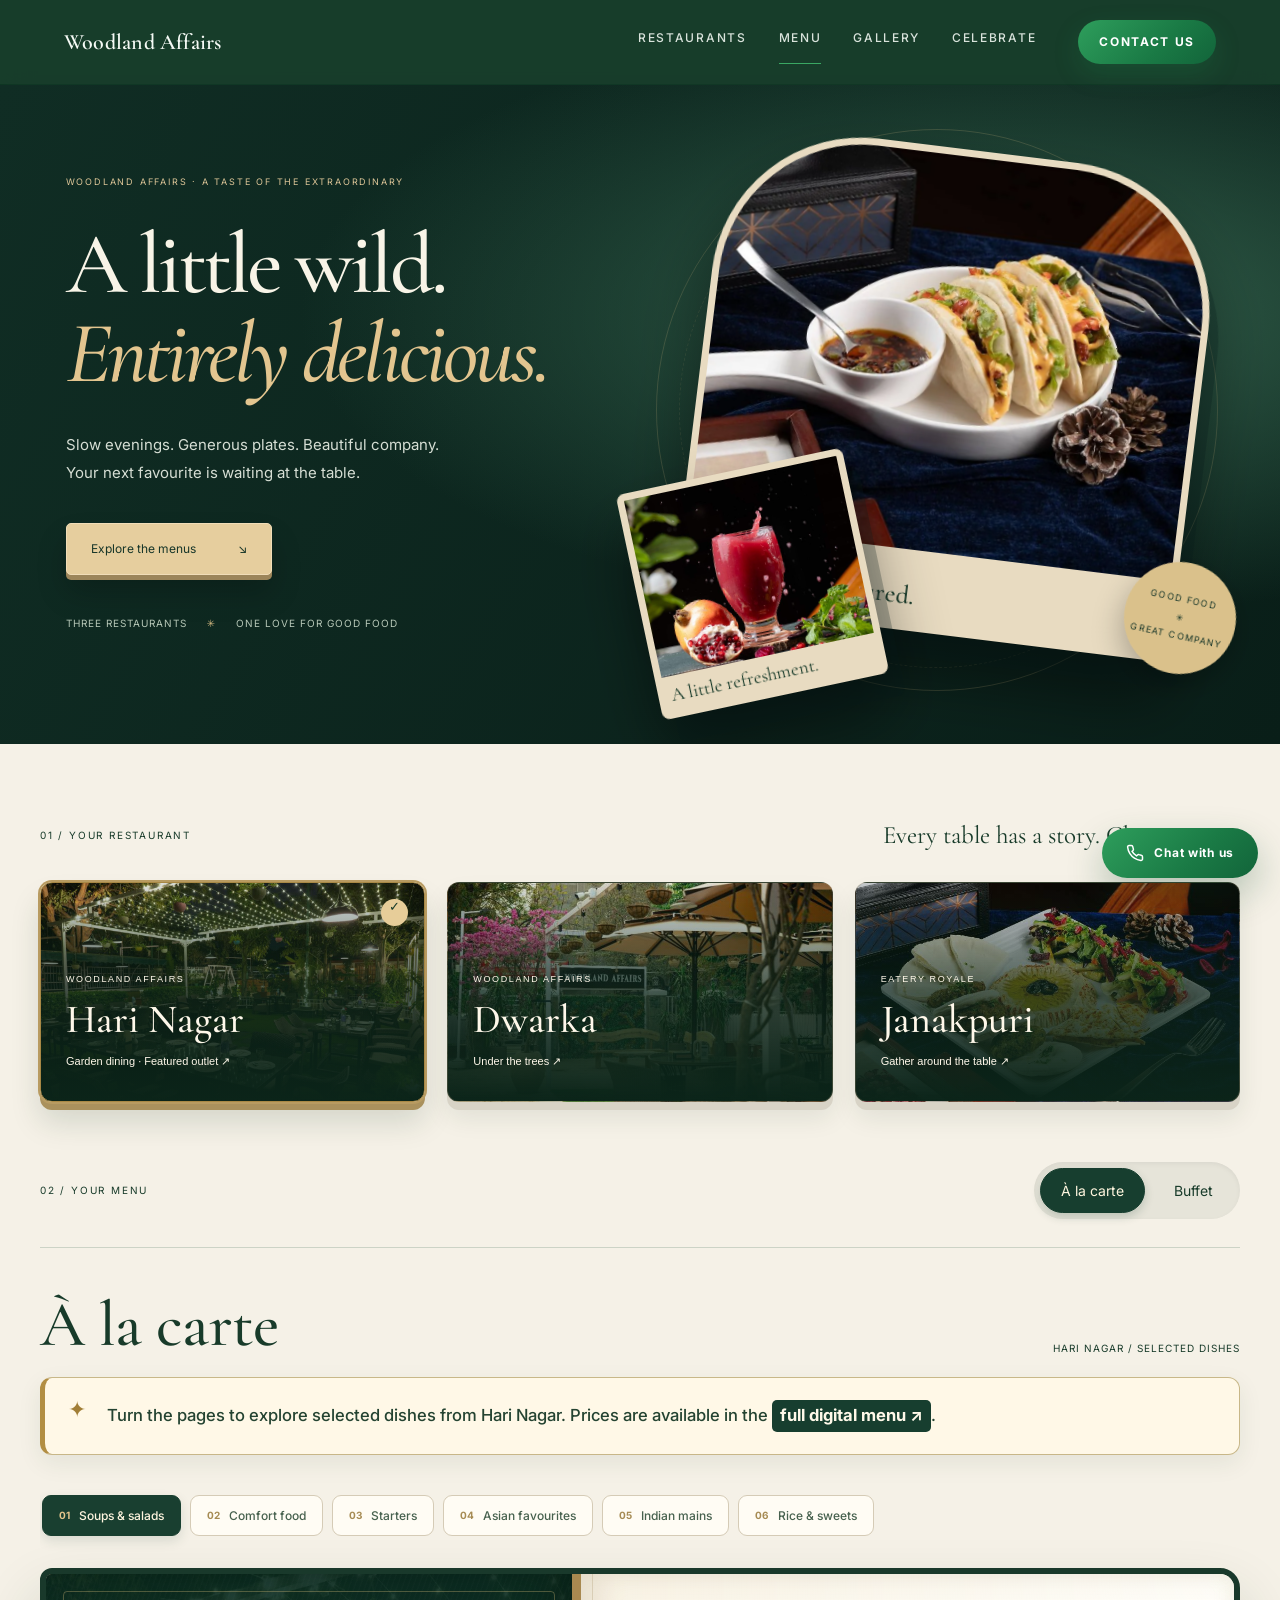
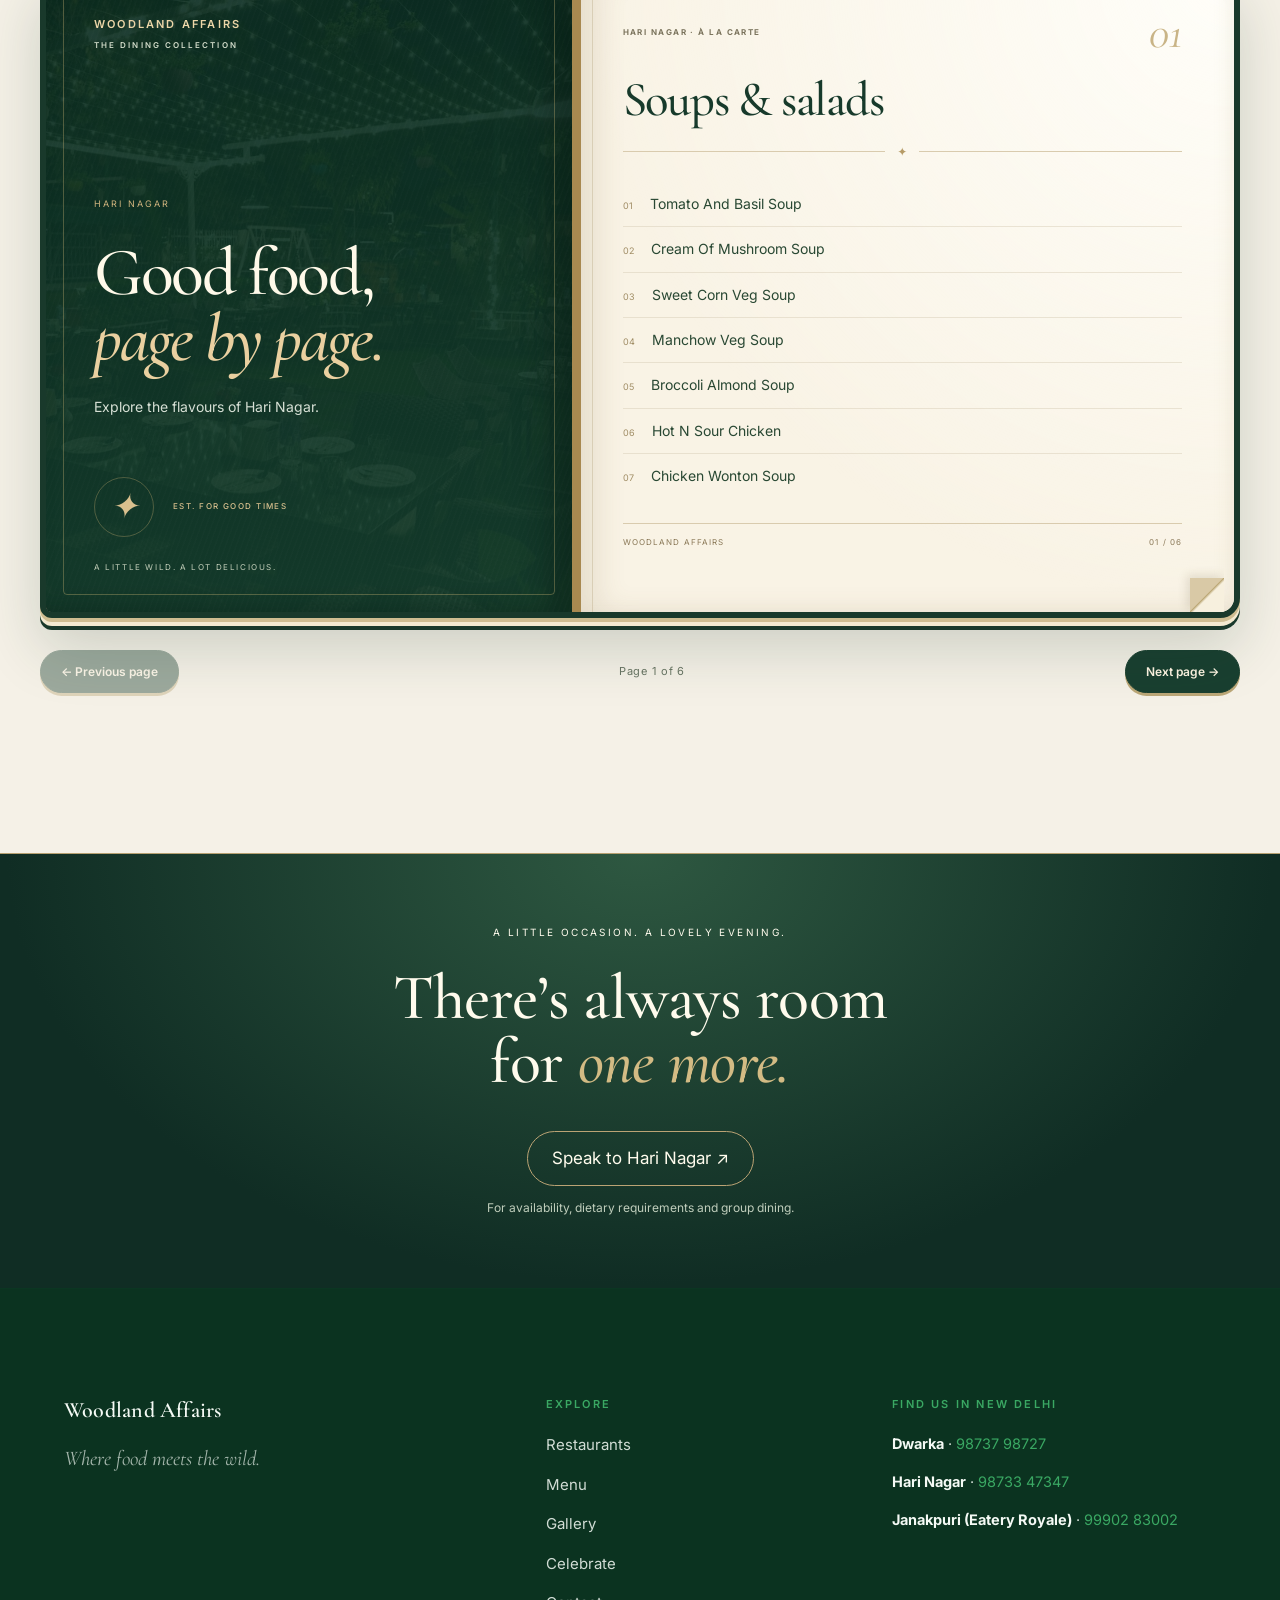
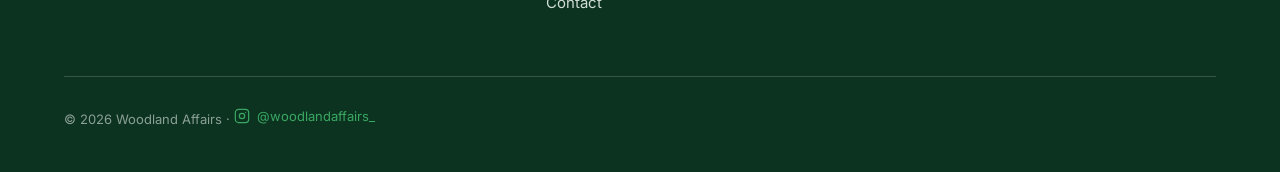
<file: menu.html>
<!DOCTYPE html>
<html lang="en">
<head>
<meta charset="utf-8"><meta name="viewport" content="width=device-width, initial-scale=1">
<title>Our Menus | Woodland Affairs</title>
<meta name="description" content="Browse outlet specific Woodland Affairs dishes and buffet packages for Hari Nagar and Dwarka.">
<link rel="icon" href="favicon.svg"><link rel="stylesheet" href="theme.css?v=20261002-audit"><link rel="stylesheet" href="menu.css?v=20261002-audit">
<link href="https://fonts.googleapis.com/css2?family=Cormorant+Garamond:ital,wght@0,400;0,500;0,600;1,400;1,500&family=Inter:wght@400;500;600&display=swap" rel="stylesheet">
  <link rel="stylesheet" href="depth.css?v=20261002-audit" />
  <link rel="stylesheet" href="cinematic.css?v=20261002-audit" />
  <link rel="stylesheet" href="book.css?v=20261002-audit" />
</head>
<body class="menu-page">
<header class="nav always-solid" id="nav">
    <div class="wrap nav__inner">
      <a class="brand" href="index.html#top" aria-label="Woodland Affairs home"><span class="brand__name">Woodland Affairs</span></a>
      <nav class="nav__links" aria-label="Main navigation">
        <a href="index.html#outlets">Restaurants</a>
        <a href="menu.html" class="active" aria-current="page">Menu</a>
        <a href="gallery.html">Gallery</a>
        <a href="celebrate.html">Celebrate</a>
        <a class="nav__contact" href="contact.html">Contact Us</a>
      </nav>
      <button class="nav__toggle" aria-label="Open navigation" aria-controls="mobile-navigation" aria-expanded="false"><span></span><span></span><span></span></button>
    </div>
    <nav class="nav__panel" id="mobile-navigation" aria-label="Mobile navigation">
        <a href="index.html#outlets">Restaurants</a>
        <a href="menu.html" class="active" aria-current="page">Menu</a>
        <a href="gallery.html">Gallery</a>
        <a href="celebrate.html">Celebrate</a>
        <a class="nav__contact" href="contact.html">Contact Us</a>
    </nav>
  </header>
<main>
<section class="menu-intro"><div class="menu-intro__copy"><p class="menu-kicker">Woodland Affairs · A taste of the extraordinary</p><h1>A little wild.<br><em>Entirely delicious.</em></h1><p>Slow evenings. Generous plates. Beautiful company.<br>Your next favourite is waiting at the table.</p><a href="#choose" class="intro-link">Explore the menus <span aria-hidden="true">↘</span></a><div class="hero-details"><span>Three restaurants</span><span>One love for good food</span></div></div><div class="food-stage" aria-label="A taste of Woodland Affairs"><div class="stage-orbit" aria-hidden="true"></div><figure class="food-stage__main" data-depth><img srcset="images/food-feat-480.webp 480w, images/food-feat-960.webp 960w, images/food-feat.webp 1200w" sizes="100vw" width="1200" height="800" decoding="async" loading="eager" src="images/food-feat.webp" alt="A colourful dish from the Woodland Affairs kitchen" fetchpriority="high"><figcaption><span>FROM OUR KITCHEN</span><strong>Made to be savoured.</strong></figcaption></figure><figure class="food-stage__small" data-depth><img srcset="images/gal-food-9-480.webp 480w, images/gal-food-9.jpg 850w" sizes="100vw" width="850" height="1063" decoding="async" loading="eager" fetchpriority="high" src="images/gal-food-9.jpg" alt="A fresh pomegranate cooler"><figcaption>A little refreshment.</figcaption></figure><span class="stage-seal" aria-hidden="true">GOOD FOOD<br>✳<br>GREAT COMPANY</span></div></section>
<section class="menu-workspace" id="choose">
<div class="step-heading"><span>01 / YOUR RESTAURANT</span><p>Every table has a story. Choose yours.</p></div>
<div class="outlet-picker" role="group" aria-label="Choose restaurant">
<button type="button" data-outlet="hari" aria-pressed="true"><small>WOODLAND AFFAIRS</small><strong>Hari Nagar</strong><span>Garden dining · Featured outlet ↗</span></button>
<button type="button" data-outlet="dwarka" aria-pressed="false"><small>WOODLAND AFFAIRS</small><strong>Dwarka</strong><span>Under the trees ↗</span></button>
<button type="button" data-outlet="janakpuri" aria-pressed="false"><small>EATERY ROYALE</small><strong>Janakpuri</strong><span>Gather around the table ↗</span></button>
</div>
<div class="type-heading"><span>02 / YOUR MENU</span><div class="menu-types" role="group" aria-label="Choose menu type"><button type="button" data-type="carte" aria-pressed="true">À la carte</button><button type="button" data-type="buffet" aria-pressed="false">Buffet</button></div></div>
<section id="menu-results" aria-live="polite"></section>
<noscript><p>Choose your restaurant’s digital menu:</p><ul><li><a href="https://woodland-affairs-dwarka.godirekt.in/spark/app/#/mainpage">Woodland Affairs — Dwarka</a></li><li><a href="https://eateryroyale.godirekt.in/spark/app/#/mainpage">Eatery Royale — Janakpuri</a></li><li><a href="https://woodland-affairs.godirekt.in/spark/app/#/mainpage">Woodland Affairs — Hari Nagar</a></li></ul></noscript>
</section>
<section class="menu-ending"><p class="menu-kicker">A little occasion. A lovely evening.</p><h2>There’s always room<br>for <em>one more.</em></h2><a id="outlet-call" href="tel:+919873347347">Speak to Hari Nagar ↗</a><p>For availability, dietary requirements and group dining.</p></section>
</main>
  <footer class="footer">
    <div class="wrap">
      <div class="footer__grid">
        <div class="footer__brand">
          <a class="brand" href="index.html#top"><span class="brand__name">Woodland Affairs</span></a>
          <p>Where food meets the wild.</p>
        </div>
        <div>
          <h4>Explore</h4>
          <div class="footer__links">
            <a href="index.html#outlets">Restaurants</a>
            <a href="menu.html">Menu</a>
            <a href="gallery.html">Gallery</a>
            <a href="celebrate.html">Celebrate</a>
            <a href="contact.html">Contact</a>
          </div>
        </div>
        <div class="footer__contact">
          <h4>Find us in New Delhi</h4>
          <p><strong style="color:var(--cream)">Dwarka</strong> · <a href="tel:+919873798727">98737 98727</a></p>
          <p><strong style="color:var(--cream)">Hari Nagar</strong> · <a href="tel:+919873347347">98733 47347</a></p>
          <p><strong style="color:var(--cream)">Janakpuri (Eatery Royale)</strong> · <a href="tel:+919990283002">99902 83002</a></p>
        </div>
      </div>
      <div class="footer__bottom">
        <span>© 2026 Woodland Affairs · <a class="footer__instagram" href="https://www.instagram.com/woodlandaffairs_/" target="_blank" rel="noopener noreferrer" aria-label="Woodland Affairs on Instagram: @woodlandaffairs_"><svg viewBox="0 0 24 24" fill="none" stroke="currentColor" stroke-width="1.8" stroke-linecap="round" stroke-linejoin="round" aria-hidden="true"><rect x="2" y="2" width="20" height="20" rx="5"/><circle cx="12" cy="12" r="4"/><circle cx="17.5" cy="6.5" r="1" fill="currentColor" stroke="none"/></svg>@woodlandaffairs_</a></span>
      </div>
    </div>
  </footer>
<a class="fab-call" href="contact.html" aria-label="Choose a restaurant to book a table on WhatsApp" aria-haspopup="dialog"><svg viewBox="0 0 24 24" fill="none" stroke="currentColor" stroke-width="2"><path d="M22 16.9v3a2 2 0 0 1-2.2 2 19.8 19.8 0 0 1-8.6-3 19.5 19.5 0 0 1-6-6 19.8 19.8 0 0 1-3-8.6A2 2 0 0 1 4.1 2h3a2 2 0 0 1 2 1.7c.1 1 .4 1.9.7 2.8a2 2 0 0 1-.5 2.1L8.1 9.9a16 16 0 0 0 6 6l1.3-1.3a2 2 0 0 1 2.1-.4c.9.3 1.8.6 2.8.7a2 2 0 0 1 1.7 2z"/></svg><span>Chat with us</span></a>
<script src="app.js?v=20261002-audit"></script>
<script src="menu-data.js"></script>
<script src="menu.js?v=20261002-audit"></script>
  <script src="cinematic.js?v=20261002-audit"></script>
</body></html>
</file>
<file: theme.css>
/* =========================================================
   Woodland Affairs — green & white design system (2026)
   Clean, fresh, botanical. Simple logo intro.
   ========================================================= */

:root{
  --deep:    #0b3320;   /* deep green — bands, nav-solid, footer */
  --forest:  #124a2d;
  --forest-2:#1a5a37;
  --emerald: #2e9e5c;
  --paper:   #ffffff;   /* body base (white) */
  --paper-2: #eef4ee;   /* light green-tinted section */
  --card:    #ffffff;
  --card-2:  #f2f7f2;
  --sand:    #e7dcc4;
  --cream:   #f5faf5;   /* near-white text on green */
  --ink:     #14301f;   /* dark green text */
  --muted:   #5f6f63;   /* muted green-grey */
  --green:   #1a7a45;   /* primary accent (readable on white) */
  --brass:   #1a7a45;   /* alias kept for existing rules → green */
  --brass-2: #3aa863;   /* lighter green (accents on dark, hover) */
  --brass-deep:#12643a;
  --line:    rgba(18,74,45,0.14);
  --line-d:  rgba(245,250,245,0.18);
  --glass:   rgba(18,74,45,0.04);

  --font-display: "Cormorant Garamond", Georgia, "Times New Roman", serif;
  --font-body: "Inter", system-ui, -apple-system, Segoe UI, Roboto, sans-serif;

  --wrap: 1280px;
  --radius: 6px;
  --radius-lg: 14px;
  --shadow: 0 20px 50px rgba(18,74,45,0.10);
  --shadow-lg: 0 34px 80px rgba(18,74,45,0.16);
  --ease: cubic-bezier(0.16,1,0.3,1);
}

*{ box-sizing:border-box; }
html{ scroll-behavior:smooth; scroll-padding-top:96px; -webkit-text-size-adjust:100%; }
body{
  margin:0; background:var(--paper); color:var(--ink);
  font-family:var(--font-body); font-size:17px; line-height:1.7;
  -webkit-font-smoothing:antialiased; overflow-x:hidden;
}
img, video{ display:block; max-width:100%; }
a{ color:inherit; text-decoration:none; }
h1,h2,h3,h4{ font-family:var(--font-display); font-weight:500; margin:0; line-height:1.0; letter-spacing:-0.01em; }
p{ margin:0; }
::selection{ background:var(--green); color:#fff; }

/* thin luxe page frame */
.frame{ position:fixed; inset:14px; border:1px solid var(--line); border-radius:4px; pointer-events:none; z-index:40; }
@media (max-width:640px){ .frame{ inset:8px; } }

/* soft ambience: gentle green top glow */
.ambience{ position:fixed; inset:0; pointer-events:none; z-index:1;
  background:radial-gradient(120% 80% at 50% -10%, rgba(46,158,92,0.07), transparent 45%); }

/* ---------- Layout ---------- */
.wrap{ width:100%; max-width:var(--wrap); margin:0 auto; padding:0 clamp(22px,5vw,64px); position:relative; z-index:2; }
.section{ padding:clamp(84px,11vw,168px) 0; position:relative; }
.section--tight{ padding:clamp(60px,8vw,110px) 0; }
.eyebrow{
  font-family:var(--font-body); text-transform:uppercase; letter-spacing:0.34em;
  font-size:11px; font-weight:600; color:var(--green);
  display:inline-flex; align-items:center; gap:12px;
}
.eyebrow::before{ content:""; width:30px; height:1px; background:linear-gradient(90deg,var(--green),transparent); display:inline-block; }
.eyebrow.no-rule::before{ display:none; }
.display{ font-size:clamp(44px,7vw,110px); line-height:0.96; letter-spacing:-0.02em; font-weight:500; }
.display em, h1 em, h2 em, h3 em{ font-style:italic; color:var(--green); font-weight:500; }
.lead{ font-size:clamp(17px,1.35vw,20px); color:var(--muted); line-height:1.75; }

/* ---------- Buttons ---------- */
.btn{
  display:inline-flex; align-items:center; gap:12px;
  font-family:var(--font-body); font-weight:600; font-size:12px;
  letter-spacing:0.16em; text-transform:uppercase;
  padding:16px 30px; border-radius:100px; border:1px solid transparent;
  cursor:pointer; transition:transform .5s var(--ease), background .4s ease, color .4s ease, border-color .4s ease, box-shadow .4s ease;
  position:relative; overflow:hidden;
}
.btn:hover{ transform:translateY(-3px); }
.btn--brass{ background:linear-gradient(135deg,var(--emerald),var(--green) 60%,var(--brass-deep)); color:#fff; box-shadow:0 12px 30px rgba(26,122,69,0.26); }
.btn--brass:hover{ box-shadow:0 18px 42px rgba(26,122,69,0.4); }
.btn--dark{ background:var(--forest-2); color:var(--cream); border-color:var(--line-d); }
.btn--dark:hover{ background:var(--emerald); }
.btn--ghost{ background:transparent; border-color:var(--line); color:var(--ink); }
.btn--ghost:hover{ border-color:var(--green); color:var(--green); }
.btn--on-dark{ background:rgba(245,250,245,0.08); border-color:var(--line-d); color:var(--cream); -webkit-backdrop-filter:blur(6px); backdrop-filter:blur(6px); }
.btn--on-dark:hover{ background:var(--cream); color:var(--deep); border-color:var(--cream); }
.btn--sm{ padding:12px 20px; font-size:11px; }
.btn--full{ width:100%; justify-content:center; }
.btn svg{ width:16px; height:16px; flex:none; }
.arrow{
  font-family:var(--font-body); font-weight:600; font-size:11px; letter-spacing:0.18em;
  text-transform:uppercase; color:var(--green);
  border-bottom:1px solid var(--green); padding-bottom:6px; display:inline-flex; gap:10px;
  transition:gap .4s var(--ease), color .3s ease;
}
.arrow:hover{ gap:18px; color:var(--brass-deep); }

/* ---------- Navbar ---------- */
.nav{ position:fixed; top:0; left:0; right:0; z-index:50;
  transition:background .5s var(--ease), box-shadow .5s ease, border-color .5s ease;
  border-bottom:1px solid transparent; }
.nav__inner{ display:flex; align-items:center; gap:24px; height:84px; transition:height .5s var(--ease); }
.brand{ display:flex; align-items:center; gap:13px; color:var(--cream); }
.brand__mark{
  width:46px; height:46px; border-radius:50%; display:grid; place-items:center;
  border:1px solid rgba(245,250,245,0.55); font-family:var(--font-display); font-weight:600; font-size:19px;
  color:var(--cream); letter-spacing:0.02em;
}
.brand__name{ font-family:var(--font-display); font-weight:600; font-size:22px; letter-spacing:0.01em; color:var(--cream); line-height:1; }
.nav__links{ display:flex; gap:32px; margin-left:auto; }
.nav__links a{ color:rgba(245,250,245,0.88); font-size:12px; font-weight:500; letter-spacing:0.14em; text-transform:uppercase; padding:8px 0; position:relative; }
.nav__links a::after{ content:""; position:absolute; left:0; bottom:0; height:1px; width:0; background:var(--brass-2); transition:width .4s var(--ease); }
.nav__links a:hover::after, .nav__links a.active::after{ width:100%; }
.nav__links .nav__contact{ margin-left:10px; padding:12px 21px; border-radius:100px; background:linear-gradient(135deg,var(--emerald),var(--green) 60%,var(--brass-deep)); color:#fff; font-weight:700; box-shadow:0 10px 24px rgba(26,122,69,.26); transition:transform .3s ease,box-shadow .3s ease; }
.nav__links .nav__contact::after{ display:none; }
.nav__links .nav__contact:hover{ color:#fff; transform:translateY(-2px); box-shadow:0 15px 30px rgba(26,122,69,.4); }
.nav__toggle{ display:none; margin-left:auto; background:none; border:0; color:var(--cream); cursor:pointer; padding:8px; }
.nav__toggle:focus-visible{ outline:2px solid var(--brass-2); outline-offset:4px; border-radius:6px; }
.nav__toggle span{ display:block; width:26px; height:2px; background:var(--cream); margin:6px 0; transition:.4s var(--ease); }

.nav.solid{ background:rgba(11,51,32,0.92); -webkit-backdrop-filter:blur(16px) saturate(1.2); backdrop-filter:blur(16px) saturate(1.2); border-color:var(--line-d); }
.nav.solid .nav__inner{ height:84px; }
.nav.always-solid{ background:rgba(11,51,32,0.95); -webkit-backdrop-filter:blur(16px); backdrop-filter:blur(16px); }

.nav__panel{ display:none; }
@media (max-width:1100px){
  .nav__links{ display:none; }
  .nav__toggle{ display:block; }
  .nav__panel{ display:block; position:fixed; inset:84px 0 auto 0; background:rgba(11,51,32,0.98);
    -webkit-backdrop-filter:blur(20px); backdrop-filter:blur(20px);
    border-top:1px solid var(--line-d); padding:22px clamp(22px,5vw,64px) 34px;
    transform:translateY(-14px); opacity:0; visibility:hidden; pointer-events:none; transition:.4s var(--ease); z-index:49; max-height:calc(100dvh - 84px); overflow-y:auto; }
  .nav.open .nav__panel{ transform:none; opacity:1; visibility:visible; pointer-events:auto; }
  .nav__panel a{ display:block; color:var(--cream); font-size:19px; font-family:var(--font-display); padding:15px 0; border-bottom:1px solid var(--line-d); }
  .nav__panel .nav__contact{ margin-top:20px; padding:13px 18px; border:0; border-radius:999px; background:linear-gradient(135deg,var(--emerald),var(--green) 60%,var(--brass-deep)); color:#fff; font-family:var(--font-body); font-size:12px; font-weight:700; letter-spacing:.14em; text-align:center; text-transform:uppercase; }
  .nav__panel .btn{ margin-top:20px; }
}
@media (max-width:1100px){ body.menu-open{ overflow:hidden; } }

/* ---------- Hero ---------- */
.hero{ position:relative; min-height:100svh; display:flex; align-items:flex-end; color:var(--cream); overflow:hidden; }
.hero--short{ min-height:74svh; align-items:center; }
.hero__media, .hero__media video, .hero__media img{ position:absolute; inset:0; width:100%; height:100%; object-fit:cover; }
.hero__media{ will-change:transform; }
.hero__overlay{ position:absolute; inset:0;
  background:linear-gradient(180deg, rgba(9,38,23,0.62) 0%, rgba(9,38,23,0.2) 28%, rgba(9,38,23,0.4) 60%, rgba(9,38,23,0.9) 100%); }
.hero__inner{ position:relative; z-index:3; width:100%; padding-bottom:clamp(60px,10vh,130px); padding-top:130px; }
.hero--short .hero__inner{ padding-bottom:clamp(48px,7vh,86px); }
.hero__eyebrow{ color:var(--brass-2); }
.hero__title{ font-size:clamp(56px,10vw,150px); line-height:0.9; letter-spacing:-0.03em; font-weight:500; margin:24px 0 26px; max-width:16ch; }
.hero__title em{ color:var(--brass-2); }
.hero__dek{ font-size:clamp(16px,1.4vw,21px); max-width:600px; color:rgba(245,250,245,0.9); line-height:1.65; }
.hero__actions{ display:flex; flex-wrap:wrap; gap:16px; margin-top:40px; }
.hero__badge{ position:absolute; z-index:3; right:clamp(22px,5vw,64px); top:130px;
  display:flex; align-items:center; gap:13px; color:var(--cream);
  background:rgba(9,38,23,0.42); border:1px solid var(--line-d); border-radius:100px; padding:11px 20px;
  -webkit-backdrop-filter:blur(8px); backdrop-filter:blur(8px); }
.hero__badge strong{ font-family:var(--font-display); font-weight:600; font-size:28px; line-height:1; color:var(--brass-2); }
.hero__badge span{ font-size:11px; letter-spacing:0.06em; color:rgba(245,250,245,0.85); }
@media (max-width:720px){ .hero__badge{ display:none; } }
.hero__scroll{ position:absolute; left:50%; bottom:30px; transform:translateX(-50%); z-index:3;
  color:rgba(245,250,245,0.7); font-size:10px; letter-spacing:0.24em; text-transform:uppercase;
  display:flex; flex-direction:column; align-items:center; gap:10px; }
.hero__scroll::after{ content:""; width:1px; height:40px; background:linear-gradient(var(--brass-2),transparent); animation:scrollpulse 2.4s var(--ease) infinite; }
@keyframes scrollpulse{ 0%,100%{ opacity:.3; transform:scaleY(.6); transform-origin:top; } 50%{ opacity:1; transform:scaleY(1); } }
@media (max-width:720px){ .hero__scroll{ display:none; } }
/* animated hero headline */
.reveal-line{ display:block; overflow:hidden; }
.reveal-line > span{ display:inline-block; transform:translateY(110%); transition:transform 1s var(--ease); }
.hero.in .reveal-line > span{ transform:none; }
.hero .hero__eyebrow, .hero .hero__dek, .hero .hero__actions{ opacity:0; transform:translateY(20px); transition:opacity 1s ease .5s, transform 1s var(--ease) .5s; }
.hero.in .hero__eyebrow, .hero.in .hero__dek, .hero.in .hero__actions{ opacity:1; transform:none; }

/* ---------- Section header ---------- */
.sec-head{ max-width:760px; }
.sec-head h2{ margin:22px 0 0; }
.sec-head.center{ margin:0 auto; text-align:center; }
.sec-head.center .eyebrow{ justify-content:center; }
.sec-head .lead{ margin-top:22px; }

/* ---------- Outlets ---------- */
.outlets-grid{ display:grid; grid-template-columns:repeat(3,1fr); gap:26px; margin-top:64px; }
.o-card{ background:var(--card); border:1px solid var(--line); border-radius:var(--radius-lg); overflow:hidden;
  display:flex; flex-direction:column; transition:transform .6s var(--ease), box-shadow .6s ease, border-color .6s ease;
  transform-style:preserve-3d; box-shadow:var(--shadow); }
.o-card:hover{ box-shadow:var(--shadow-lg); border-color:rgba(26,122,69,0.35); }
.o-card__media{ position:relative; aspect-ratio:4/3; overflow:hidden; }
.o-card__media img{ width:100%; height:100%; object-fit:cover; transition:transform 1.2s var(--ease); }
.o-card:hover .o-card__media img{ transform:scale(1.08); }
.o-card__tag{ position:absolute; top:15px; left:15px; background:rgba(11,51,32,0.78); color:var(--cream); font-size:10px; letter-spacing:0.16em; text-transform:uppercase; font-weight:600; padding:7px 14px; border-radius:100px; -webkit-backdrop-filter:blur(4px); backdrop-filter:blur(4px); }
.o-card__body{ padding:30px 28px 34px; display:flex; flex-direction:column; flex:1; }
.o-card__body h3{ font-size:29px; margin-bottom:14px; color:var(--ink); }
.o-card__body address{ font-style:normal; color:var(--muted); font-size:14.5px; line-height:1.6; margin-bottom:18px; }
.o-card__hours{ color:var(--ink); font-size:14px; font-weight:500; margin:-8px 0 14px; }
.o-card__phone{ color:var(--green); font-weight:600; font-size:15px; margin-bottom:22px; display:inline-block; letter-spacing:0.02em; }
.o-card__actions{ margin-top:auto; display:flex; gap:24px; flex-wrap:wrap; }

/* ---------- Split blocks ---------- */
.split{ display:grid; grid-template-columns:1.05fr 1fr; gap:clamp(34px,6vw,96px); align-items:center; }
.split + .split{ margin-top:clamp(70px,9vw,140px); }
.split--reverse .split__media{ order:2; }
.split__media{ border-radius:var(--radius-lg); overflow:hidden; aspect-ratio:5/4; box-shadow:var(--shadow); position:relative; }
.split__media img{ width:100%; height:100%; object-fit:cover; transition:transform 1.3s var(--ease); }
.split__media:hover img{ transform:scale(1.05); }
.split__body h2{ margin:20px 0 20px; }
.split__body .lead{ margin-bottom:30px; }

/* ---------- Menu highlights ---------- */
.menu-cats{ display:grid; grid-template-columns:repeat(4,1fr); gap:16px; margin-top:56px; }
.mcat{ position:relative; border-radius:var(--radius-lg); overflow:hidden; aspect-ratio:3/4.2; display:block; border:1px solid var(--line-d); }
.mcat img{ width:100%; height:100%; object-fit:cover; transition:transform 1.3s var(--ease); }
.mcat:hover img{ transform:scale(1.09); }
.mcat__shade{ position:absolute; inset:0; background:linear-gradient(180deg,rgba(9,38,23,0) 30%,rgba(9,38,23,0.9) 100%); }
.mcat__label{ position:absolute; left:18px; right:18px; bottom:18px; z-index:2; color:var(--cream); }
.mcat__label strong{ font-family:var(--font-display); font-weight:600; font-size:24px; display:block; }
.mcat__label span{ font-size:12.5px; color:rgba(245,250,245,0.78); }
@media (max-width:860px){ .menu-cats{ grid-template-columns:1fr 1fr; } }

/* ---------- Reviews band ---------- */
.band{ background:var(--forest); color:var(--cream); }
.band .eyebrow{ color:var(--brass-2); }
.band .eyebrow::before{ background:linear-gradient(90deg,var(--brass-2),transparent); }
.reviews{ display:grid; grid-template-columns:auto 1fr; gap:clamp(34px,7vw,96px); align-items:center; }
.reviews__score{ text-align:center; }
.reviews__score .num{ font-family:var(--font-display); font-weight:600; font-size:clamp(84px,11vw,140px); line-height:0.9; color:var(--brass-2); }
.reviews__score .stars{ color:var(--brass-2); letter-spacing:4px; font-size:19px; }
.reviews__score .cnt{ font-size:13px; color:rgba(245,250,245,0.68); margin-top:10px; letter-spacing:0.04em; }
.reviews__body h2{ color:var(--cream); margin:18px 0 26px; }
.reviews__body h2 em{ color:var(--brass-2); }
.tags{ display:flex; flex-wrap:wrap; gap:11px; }
.tags span{ border:1px solid var(--line-d); border-radius:100px; padding:11px 18px; font-size:13px; color:var(--cream); transition:border-color .3s ease, color .3s ease; }
.tags span:hover{ border-color:var(--brass-2); color:var(--brass-2); }
.reviews__note{ color:rgba(245,250,245,0.6); font-size:12.5px; margin-top:26px; }

/* ---------- Gallery teaser ---------- */
.teaser-grid{ display:grid; grid-template-columns:repeat(4,1fr); grid-auto-rows:220px; gap:16px; margin-top:56px; }
.teaser-grid figure{ margin:0; border-radius:var(--radius-lg); overflow:hidden; border:1px solid var(--line); }
.teaser-grid img{ width:100%; height:100%; object-fit:cover; transition:transform 1.3s var(--ease); }
.teaser-grid figure:hover img{ transform:scale(1.06); }
.teaser-grid .tall{ grid-row:span 2; }
.teaser-grid .wide{ grid-column:span 2; }

/* ---------- CTA strip ---------- */
.cta-strip{ position:relative; overflow:hidden; border-radius:var(--radius-lg); color:var(--cream); border:1px solid var(--line); }
.cta-strip img{ position:absolute; inset:0; width:100%; height:100%; object-fit:cover; }
.cta-strip__shade{ position:absolute; inset:0; background:linear-gradient(90deg, rgba(9,38,23,0.9), rgba(9,38,23,0.45)); }
.cta-strip__inner{ position:relative; z-index:2; padding:clamp(56px,8vw,104px) clamp(32px,6vw,84px); max-width:640px; }
.cta-strip h2{ color:var(--cream); margin:18px 0 20px; }
.cta-strip h2 em{ color:var(--brass-2); }
.cta-strip p{ color:rgba(245,250,245,0.88); margin-bottom:32px; }

/* ---------- Info strip ---------- */
.info-strip{ display:grid; grid-template-columns:repeat(3,1fr); gap:30px; }
.info-strip .item{ display:flex; gap:16px; align-items:flex-start; padding:28px; border:1px solid var(--line); border-radius:var(--radius-lg); background:var(--card-2); }
.info-strip .ic{ color:var(--green); flex:none; margin-top:2px; }
.info-strip .ic svg{ width:24px; height:24px; }
.info-strip h4{ font-family:var(--font-body); font-size:11px; letter-spacing:0.18em; text-transform:uppercase; color:var(--muted); font-weight:600; margin-bottom:8px; }
.info-strip p{ color:var(--ink); font-size:15px; line-height:1.55; }
@media (max-width:820px){ .info-strip{ grid-template-columns:1fr; gap:16px; } }

/* ---------- Footer ---------- */
.footer{ background:var(--deep); color:var(--cream); padding:clamp(72px,9vw,110px) 0 42px; border-top:1px solid var(--line); position:relative; z-index:2; }
.footer__grid{ display:grid; grid-template-columns:1.5fr 1fr 1.2fr; gap:clamp(34px,6vw,80px); }
.footer__brand .brand__name{ color:var(--cream); }
.footer__brand p{ color:rgba(245,250,245,0.66); margin-top:20px; font-family:var(--font-display); font-style:italic; font-size:21px; }
.footer h4{ font-family:var(--font-body); text-transform:uppercase; letter-spacing:0.2em; font-size:11px; color:var(--brass-2); font-weight:600; margin-bottom:22px; }
.footer__links{ display:flex; flex-direction:column; gap:14px; }
.footer__links a{ color:rgba(245,250,245,0.85); font-size:15px; }
.footer__links a:hover{ color:var(--brass-2); }
.footer__contact p{ color:rgba(245,250,245,0.85); font-size:14.5px; line-height:1.6; margin-bottom:15px; }
.footer__contact a{ color:var(--brass-2); }
.footer__bottom{ border-top:1px solid var(--line-d); margin-top:60px; padding-top:28px; display:flex; justify-content:space-between; flex-wrap:wrap; gap:12px; color:rgba(245,250,245,0.55); font-size:13px; }
.footer__bottom a{ color:var(--brass-2); }
.footer__bottom a:hover{ color:var(--cream); }
.footer__instagram{ display:inline-flex; align-items:center; gap:7px; }
.footer__instagram svg{ width:16px; height:16px; flex:none; }

/* ---------- Floating call pill ---------- */
.fab-call{ position:fixed; right:22px; bottom:22px; z-index:45;
  display:inline-flex; align-items:center; gap:10px; padding:15px 24px; border-radius:100px;
  background:linear-gradient(135deg,var(--emerald),var(--green) 60%,var(--brass-deep)); color:#fff;
  font-family:var(--font-body); font-weight:700; font-size:12px; letter-spacing:0.06em;
  box-shadow:0 16px 36px rgba(18,74,45,0.28); transition:transform .5s var(--ease), box-shadow .4s ease; }
.fab-call:hover{ transform:translateY(-3px); box-shadow:0 22px 50px rgba(26,122,69,0.4); }
.fab-call svg{ width:18px; height:18px; }
@media (max-width:560px){ .fab-call{ right:16px; bottom:16px; padding:15px; } .fab-call span{ display:none; } }

/* ---------- Reveal on scroll ---------- */
[data-reveal]{ opacity:1; }
html.js [data-reveal]{ opacity:0; transform:translateY(28px); transition:opacity 1s var(--ease), transform 1s var(--ease); }
html.js [data-reveal].in{ opacity:1; transform:none; }

/* ---------- 3D tilt ---------- */
.tilt{ transform-style:preserve-3d; transition:transform .3s var(--ease); }

/* =========================================================
   SIMPLE LOGO INTRO
   ========================================================= */
body.intro-active{ overflow:hidden; }
#intro{ position:fixed; inset:0; z-index:9999; background:var(--deep); display:grid; place-items:center;
  transition:opacity 1s var(--ease), visibility 1s; }
#intro::before{ content:""; position:absolute; inset:0;
  background:radial-gradient(120% 90% at 50% 45%, rgba(46,158,92,0.16), transparent 60%); pointer-events:none; }
#intro.gone{ opacity:0; visibility:hidden; }
.intro__logo{ position:relative; z-index:2; text-align:center; padding:0 24px; }
.intro__mark{ width:112px; height:112px; border-radius:50%; border:1.5px solid rgba(245,250,245,0.6);
  display:grid; place-items:center; margin:0 auto 28px; font-family:var(--font-display); font-weight:600;
  font-size:46px; color:#fff; letter-spacing:0.02em; position:relative;
  opacity:0; transform:scale(0.82); animation:logoIn 1s var(--ease) .2s forwards; }
.intro__mark::after{ content:""; position:absolute; inset:-12px; border-radius:50%; border:1px solid rgba(245,250,245,0.22);
  opacity:0; transform:scale(0.7); animation:ringOut 1.8s var(--ease) .5s forwards; }
.intro__name{ display:block; font-family:var(--font-display); font-weight:600; color:#fff; line-height:1;
  font-size:clamp(38px,7vw,74px); letter-spacing:0.01em;
  opacity:0; transform:translateY(16px); animation:logoUp 1s var(--ease) .5s forwards; }
.intro__name em{ font-style:italic; color:var(--brass-2); }
.intro__tag{ display:block; font-family:var(--font-display); font-style:italic; color:rgba(245,250,245,0.75);
  font-size:clamp(16px,2.2vw,22px); margin-top:14px;
  opacity:0; animation:logoUp 1s var(--ease) .85s forwards; }
.intro__line{ width:0; height:1px; margin:24px auto 0; background:rgba(245,250,245,0.5); animation:lineGrow 1.1s var(--ease) 1.05s forwards; }
.intro__skip{ position:absolute; bottom:26px; right:28px; z-index:3; background:none; border:0; cursor:pointer;
  color:rgba(245,250,245,0.55); font-family:var(--font-body); font-size:11px; letter-spacing:0.2em; text-transform:uppercase; }
.intro__skip:hover{ color:#fff; }
.intro__bar{ position:absolute; left:0; bottom:0; height:2px; width:0; background:linear-gradient(90deg,var(--brass-deep),var(--emerald)); z-index:3; }
/* Logo flight (intro.js): the mark and name fly from the intro into the nav brand. */
#intro.flying .intro__tag, #intro.flying .intro__line, #intro.flying .intro__skip, #intro.flying .intro__bar{ opacity:0; transition:opacity .35s ease; }
.intro-flight .nav .brand__mark, .intro-flight .nav .brand__name{ opacity:0; }
.nav .brand__mark, .nav .brand__name{ transition:opacity .28s ease; }
.intro-flyer{ position:fixed; z-index:10000; margin:0!important; pointer-events:none; transform-origin:0 0; animation:none!important; opacity:1; white-space:nowrap; will-change:transform; }
.intro-flyer.intro__mark::after{ animation:ringFade .7s var(--ease) forwards; }
.intro-flyer em{ transition:color 1s ease; }
.intro-flyer.to-nav em{ color:var(--cream); }
@keyframes ringFade{ from{ opacity:1; transform:scale(1); } to{ opacity:0; transform:scale(1.4); } }
@keyframes logoIn{ to{ opacity:1; transform:none; } }
@keyframes logoUp{ to{ opacity:1; transform:none; } }
@keyframes ringOut{ to{ opacity:1; transform:scale(1); } }
@keyframes lineGrow{ to{ width:120px; } }

/* ---------- Responsive ---------- */
@media (max-width:960px){
  .outlets-grid{ grid-template-columns:1fr; max-width:500px; margin-inline:auto; }
  .split{ grid-template-columns:1fr; }
  .split--reverse .split__media{ order:0; }
  .reviews{ grid-template-columns:1fr; text-align:left; }
  .teaser-grid{ grid-template-columns:repeat(2,1fr); grid-auto-rows:190px; }
  .footer__grid{ grid-template-columns:1fr 1fr; }
}
@media (max-width:560px){
  body{ font-size:16px; }
  .footer__grid{ grid-template-columns:1fr; }
  .teaser-grid .wide{ grid-column:span 2; }
}
@media (prefers-reduced-motion:reduce){
  *{ scroll-behavior:auto!important; transition:none!important; animation:none!important; }
  [data-reveal]{ opacity:1; transform:none; }
  .reveal-line > span{ transform:none; }
  .hero .hero__eyebrow, .hero .hero__dek, .hero .hero__actions{ opacity:1; transform:none; }
  .intro__mark, .intro__name, .intro__tag{ opacity:1; transform:none; }
  .intro__line{ width:120px; }
}
.booking-dialog { width:min(540px,calc(100% - 32px)); max-height:calc(100dvh - 48px); margin:auto; padding:42px 30px 30px; border:1px solid #cfba88; border-radius:18px; background:#f8f5ed; color:#183b2a; box-shadow:0 30px 100px #0006; overflow:auto; }
.booking-dialog::backdrop { background:rgba(5,24,16,.75); backdrop-filter:blur(6px); }
.booking-dialog h2 { font-size:clamp(32px,6vw,44px); margin:20px 0 14px; }
.booking-dialog #booking-description { font-size:14px; color:#566652; line-height:1.6; }
.booking-close { position:absolute; right:14px; top:10px; width:40px; height:40px; border:0; background:transparent; color:#183b2a; font-size:30px; cursor:pointer; }
.booking-outlets { display:grid; gap:12px; margin-top:26px; }
.booking-outlets a { display:flex; justify-content:space-between; align-items:center; gap:16px; border:1px solid #ccd4c4; border-radius:10px; padding:16px 18px; background:#fffdf6; }
.booking-outlets a:hover { background:#e8edde; border-color:#537543; }
.booking-outlets small { display:block; text-transform:uppercase; font-size:9px; letter-spacing:.12em; }
.booking-outlets strong { display:block; font-family:var(--font-display); font-weight:500; font-size:28px; }
.booking-action { font-size:12px; white-space:nowrap; color:#23633d; }
.booking-dialog :focus-visible { outline:2px solid #297445; outline-offset:3px; }

/* Keep the fixed phone header inexpensive while the page scrolls. */
@media (hover:none) and (pointer:coarse) {
  .nav.solid,.nav.always-solid { background:#0b3320; -webkit-backdrop-filter:none; backdrop-filter:none; }
}
</file>
<file: depth.css>
/* Lightweight surface depth: no extra images, libraries, or continuous animation. */
:root { --depth-edge:#c5b486; --depth-shadow:0 6px 0 #dfe7dc,0 18px 36px #17342116; }
html { scroll-padding-top:100px; }
body .o-card,body .c-card { background:linear-gradient(135deg,#fff,#f1f5ed); border:1px solid #cdd9c6; box-shadow:var(--depth-shadow); }
body .o-card__media,body .c-card__media { border-bottom:3px solid #c5b486; }
body .o-card__tag,body .c-card__tag { border:1px solid #dfd6b365; box-shadow:0 4px 12px #0003; }
body .split__media,body .gitem__media { border:5px solid #f7f5eb; box-shadow:9px 10px 0 #d9e3d4,20px 25px 40px #17342120; }
body .gitem:nth-child(odd) .gitem__media { box-shadow:-9px 10px 0 #d9e3d4,-20px 25px 40px #17342120; }
body .func,body .mcat { border:1px solid #d0b47b80; box-shadow:0 6px 0 #254b36,0 15px 26px #0b281c26; }
body .func__label,body .mcat__label { padding:13px 0 0; border-top:1px solid #ead8a566; text-shadow:0 2px 8px #0005; }
body .teaser-grid figure,body .spread figure,body .more-gallery__item { box-shadow:0 4px 0 #b4c2a855,0 12px 22px #102e201a; }
body .care .n { display:grid; place-items:center; flex:0 0 40px; height:40px; padding:0; border:1px solid #c5cdbb; border-radius:50%; background:linear-gradient(135deg,#fff,#e1e9d8); box-shadow:0 3px 0 #ccd6c2; }
body .hero__badge { border:1px solid #dbc08b88; box-shadow:0 7px 0 #05261640,0 18px 35px #0003; }
body .btn--brass { border-top:1px solid #ffffff50; box-shadow:0 4px 0 #0a442b,0 10px 20px #1033211a; }
body .btn--brass:active { transform:translateY(2px); box-shadow:0 2px 0 #0a442b; }
body .sec-head .eyebrow { color:#607347; }
body .band .eyebrow { color:#c6d6a5; }
body .cta-strip { box-shadow:0 8px 0 #d7dfcd,0 22px 45px #18382220; border-color:#a9bb99; }
/* Pointer 3D (driven by app.js): --dx/--dy are the cursor position from -1 to 1, --dl is lift from 0 to 1. */
body .depth-active,
body.menu-page .outlet-picker button.depth-active {
  position:relative; z-index:2; will-change:transform;
  transform:perspective(900px) rotateX(calc(var(--dy,0) * -10deg)) rotateY(calc(var(--dx,0) * 10deg)) translateY(calc(var(--dl,0) * -10px)) scale(calc(1 + var(--dl,0) * .03));
  box-shadow:0 18px 32px #08261626;
  transition:none;
}
.depth-glare { display:none; }
body .depth-active > .depth-glare {
  display:block; position:absolute; inset:0; z-index:4; border-radius:inherit; pointer-events:none;
  opacity:calc(var(--dl,0) * .6);
  background:linear-gradient(115deg, transparent 15%, rgb(255 255 255 / .22) 48%, transparent 80%);
  transform:translate(calc(var(--dx,0) * 8%), calc(var(--dy,0) * 8%));
}
/* The photo slides against the tilt so it reads as a window into a deeper scene. */
body .o-card.depth-active:hover .o-card__media img,
body .c-card.depth-active:hover .c-card__media img,
body .gitem .gitem__media.depth-active:hover img,
body .depth-active:hover > img {
  transform:scale(1.14) translate(calc(var(--dx,0) * -3.5%), calc(var(--dy,0) * -3.5%));
  transition:transform .25s ease-out;
}
@media (hover:none) and (pointer:coarse) {
  body { -webkit-user-select:none; user-select:none; }
  .o-card__media, .c-card__media, .gitem__media, .split__media, .func, .mcat, .food-stage {
    -webkit-touch-callout:none;
    -webkit-user-select:none;
    user-select:none;
    touch-action:pan-y;
  }
  .o-card__media img, .c-card__media img, .gitem__media img, .split__media img, .func img, .mcat img, .food-stage img {
    -webkit-user-drag:none;
    pointer-events:none;
  }
  body .o-card.depth-active .o-card__media img,
  body .c-card.depth-active .c-card__media img,
  body .gitem .gitem__media.depth-active img,
  body .depth-active > img {
    transform:scale(1.08) translate(calc(var(--dx,0) * -2%), calc(var(--dy,0) * -2%));
    transition:transform .25s ease-out;
  }
}
body .o-card.depth-active .o-card__body,
body .c-card.depth-active .c-card__body,
body .depth-active .func__label,
body .depth-active .mcat__label { translate:calc(var(--dx,0) * 6px) calc(var(--dy,0) * 5px); }
@media(hover:hover) and (pointer:fine) {
  .o-card,.c-card,.func,.mcat,.gitem__media,.split__media { transition:transform .3s ease-out,box-shadow .3s ease-out; }
  /* A little bleed so the layered hero can drift without exposing its edges. */
  body .hero__media { scale:1.05; }
  .hero__inner,.hero__badge,.food-stage figure,.stage-orbit,.stage-seal { will-change:translate; }
}
@media(max-width:760px) {
  body .split__media,body .gitem__media { border-width:3px; box-shadow:5px 6px 0 #d9e3d4,0 12px 20px #17342114; }
  body .gitem:nth-child(odd) .gitem__media { box-shadow:-5px 6px 0 #d9e3d4,0 12px 20px #17342114; }
}
@media(prefers-reduced-motion:reduce) {
  html { scroll-behavior:auto; }
  body .depth-active { transform:none!important; }
  body .o-card,body .c-card,body .func,body .mcat,body .gitem__media,body .split__media,body .btn { transition:none!important; }
  body .o-card:hover img,body .c-card:hover img,body .func:hover img,body .mcat:hover img,body .gitem:hover img,body .split__media:hover img { transform:none; }
}
/* Italic heading accents on dark sections: the base green is too close to the background. */
body .band .display em,body .cta-strip em,body .hero__title em { color:#9fdcb3; }
/* Elements waiting to slide in sit off to the side; clip them so phones never scroll sideways. */
main { overflow-x:clip; }
/* Individual translate keeps scroll entrances separate from hover transforms. */
body .scroll-entry { opacity:0; translate:72px 12px; transition:opacity .8s ease,translate .9s cubic-bezier(.16,1,.3,1); }
body .scroll-entry[data-enter="left"] { translate:-72px 12px; }
body .scroll-entry.scroll-arrived { opacity:1; translate:0 0; }
@media(max-width:760px) {
  body .scroll-entry { translate:24px 8px; }
  body .scroll-entry[data-enter="left"] { translate:-24px 8px; }
  body .scroll-entry.scroll-arrived { translate:0 0; }
}
@media(prefers-reduced-motion:reduce) {
  body .scroll-entry { opacity:1; translate:none; transition:none!important; }
}
@media print {
  body .scroll-entry { opacity:1; translate:none; }
}
</file>
<file: intro.css>
/* Forest entrance. All styles are scoped to the intro. */
#intro{isolation:isolate;overflow:hidden;background:#061810;color:#fff6de;perspective:900px;transition:opacity .55s ease,visibility .55s}
html:not(.js) #intro{display:none}
#intro::before{display:none}
#intro::after{content:'';position:absolute;inset:0;pointer-events:none;z-index:2;box-shadow:inset 0 0 140px 30px #020b0788}
#intro .intro__garden{position:absolute;inset:-4%;z-index:-3;background:linear-gradient(#04160dd9,#0a291b99 50%,#031209ed),url('images/amb-hero.webp') center/cover;animation:forestApproach 5s ease-out both}
#intro .intro__light{position:absolute;inset:0;z-index:-2;background:radial-gradient(ellipse at 50% 28%,#f6df9a25,transparent 55%);animation:forestLight 5s ease-out both}
#intro .intro__foliage{position:absolute;top:-8%;bottom:-12%;width:45%;z-index:1;pointer-events:none;background:url('images/intro-leaves.svg') center/100% 100% no-repeat;filter:drop-shadow(0 8px 15px #0007)}
#intro .intro__foliage--left{left:-8%;transform-origin:left center;animation:forestLeft 5s cubic-bezier(.2,.7,.2,1) both}
#intro .intro__foliage--right{right:-8%;transform-origin:right center;animation:forestRight 5s cubic-bezier(.2,.7,.2,1) both}
#intro .intro__edition{position:absolute;top:34px;left:5%;right:5%;display:flex;justify-content:space-between;z-index:4;color:#c9d4bc;font:500 9px var(--font-body);letter-spacing:.22em;margin:0;text-transform:uppercase}
#intro .intro__logo{position:absolute;inset:0;display:flex;flex-direction:column;justify-content:center;align-items:center;text-align:center;padding:75px 20px 130px;z-index:3}
#intro .intro__mark{height:46px;width:46px;border:1px solid #d5bb7577;border-radius:50%;display:grid;place-items:center;font:20px var(--font-display);margin:0 0 20px;color:#e3cc94;animation:forestWord .45s 0s both}
#intro .intro__mark::after{display:none}
#intro .intro__welcome{font:500 9px var(--font-body);letter-spacing:.35em;text-transform:uppercase;color:#d7ddc4;margin:0 0 22px;animation:forestWord .45s .05s both}
#intro .intro__name{font:400 clamp(70px,10vw,145px)/.78 var(--font-display);letter-spacing:-.04em;margin:0;color:#fff6de;text-shadow:0 6px 45px #0008;animation:forestWord .55s .1s both}
#intro .intro__name em{display:block;color:#e5c992;letter-spacing:-.045em;margin-top:16px}
#intro .intro__tag{font:italic clamp(19px,2vw,25px) var(--font-display);margin:28px 0 0;color:#eee5ca;animation:forestWord .45s .2s both}
#intro .intro__line{width:64px;height:1px;background:#dfc99788;margin:24px 0 18px;animation:forestWord .4s .25s both}
#intro .intro__places{font:400 8px var(--font-body);letter-spacing:.2em;color:#c9d4bc;margin:0;animation:forestWord .4s .3s both}
#intro .intro__caption{position:absolute;bottom:38px;left:5%;z-index:4;font:17px/1.5 var(--font-display);color:#d0d7c1;margin:0}
#intro .intro__caption em{color:#93a691}
#intro .intro__skip{right:5%;bottom:38px;z-index:4;border:1px solid #e5c99299;color:#f2e6c8;background:#10271bb3;padding:16px 22px;min-height:48px;border-radius:2px;font:500 10px var(--font-body);letter-spacing:.18em;text-transform:uppercase;transition:background .25s ease,color .25s ease,transform .25s ease}
#intro .intro__skip:hover{background:#e5c992;color:#11251b}
#intro .intro__skip:hover{transform:translateY(-2px)}
#intro .intro__skip:focus-visible{outline:2px solid #f5db9c;outline-offset:6px}
#intro .intro__bar{height:2px;width:100%;transform:scaleX(0);transform-origin:left;background:#e5c992;z-index:5}
@keyframes forestApproach{from{transform:scale(1);opacity:.4}to{transform:scale(1.08);opacity:1}}
@keyframes forestLight{from{opacity:0}to{opacity:1}}
@keyframes forestWord{from{opacity:0;transform:translateY(20px);}to{opacity:1;transform:none;}}
@keyframes forestLeft{from{transform:translateX(12%) scale(1.1)}to{transform:translateX(-20%) scale(1.3)}}
@keyframes forestRight{from{transform:scaleX(-1) translateX(12%) scale(1.1)}to{transform:scaleX(-1) translateX(-20%) scale(1.3)}}
@media(max-width:600px){
#intro .intro__edition{left:7%;right:7%;font-size:7px;letter-spacing:.15em;top:25px}
#intro .intro__logo{padding:85px 20px 130px}
#intro .intro__name{font-size:clamp(60px,19vw,100px)}
#intro .intro__welcome{font-size:8px;letter-spacing:.23em}
#intro .intro__foliage{width:58%;opacity:.85}
#intro .intro__foliage--left{left:-20%}
#intro .intro__foliage--right{right:-20%}
#intro .intro__caption{font-size:14px;left:7%;bottom:25px;max-width:45%}
#intro .intro__skip{right:7%;bottom:25px;padding:13px;font-size:9px}
#intro .intro__places{font-size:7px;letter-spacing:.1em}
#intro::after{box-shadow:inset 0 0 70px #020b0788}
}
@media(max-height:650px){
#intro .intro__logo{padding:70px 20px 95px}
#intro .intro__mark{display:none}
#intro .intro__name{font-size:clamp(48px,16vh,100px)}
#intro .intro__tag{margin-top:22px}
#intro .intro__line{margin:15px 0}
#intro .intro__caption{font-size:14px}
}
@media(max-height:440px){#intro .intro__welcome,#intro .intro__line,#intro .intro__places{display:none}}
@media(prefers-reduced-motion:reduce){#intro *{animation:none!important;opacity:1;transform:none}#intro .intro__foliage--right{transform:scaleX(-1)}}
#intro .intro__foliage{filter:none;will-change:transform}
#intro .intro__garden{will-change:transform,opacity}
#intro .intro__name{text-shadow:0 4px 18px #0006}
#intro::after{box-shadow:none;background:radial-gradient(ellipse at center,transparent 35%,#020b0766)}
@media(max-width:600px){#intro .intro__garden{animation:none;opacity:1}#intro .intro__light{animation:none}#intro .intro__foliage{background-size:100% 100%}}
</file>
<file: cinematic.css>
/* The client presentation has its own coordinated scroll choreography. */
.video-home .hero .hero__eyebrow, .video-home .hero .hero__title, .video-home .hero .hero__dek, .video-home .hero .hero__inner .hero__actions { display:none!important; }
/* A quieter rhythm gives each scene room to settle. */
#story, #experience { padding-block:clamp(88px, 10vw, 152px); }
.split { gap:clamp(40px, 7vw, 112px); }
.split__body { max-width:540px; }
.split__body .lead { line-height:1.85; }
.split__media, .o-card, .teaser-grid figure, .cta-strip { border-radius:20px; }
.o-card__media { aspect-ratio:4 / 3; flex-shrink:0; }
.o-card__media img, .split__media img, .teaser-grid img { object-position:center; }
.o-card__body { padding:32px 28px; }
.teaser-grid { gap:clamp(14px, 2vw, 26px); }
.js .hero__media video { opacity:0; transition:opacity 1.1s ease; }
.js .hero__media video.film-ready { opacity:1; }
#intro { transition:opacity .8s ease, visibility .8s ease; }
@media(max-width:760px) {
  #story, #experience { padding-block:76px; }
  .split { gap:36px; }
  .split__body { max-width:none; }
  .o-card__body { padding:26px 22px; }
  .teaser-grid { grid-auto-rows:clamp(150px, 34vw, 220px); }
}
body.cinematic main .scroll-entry { opacity:1; translate:none; transition:none; }
body.cinematic main .motion-piece {
  opacity:0; translate:calc(var(--entrance-x, 0px) * .85) 28px;
  transition:opacity 1.15s ease var(--entrance-delay, 0ms), translate 2s cubic-bezier(.25,.46,.45,.94) var(--entrance-delay, 0ms), scale 2s cubic-bezier(.25,.46,.45,.94);
}
body.cinematic main .motion-piece.is-visible { opacity:1; translate:0 0; }
body.cinematic main .motion-image { --entrance-delay:0ms!important; }
body.cinematic main .motion-image img { scale:1.075; transition:scale 2.2s cubic-bezier(.25,.46,.45,.94); }
body.cinematic main .motion-image.is-visible img { scale:1; }
.cinematic .motion-word-mask { display:inline-block; overflow:clip; vertical-align:bottom; padding-bottom:.13em; margin-bottom:-.13em; }
.cinematic .motion-word { display:inline-block; transform:translateY(115%) rotate(3deg); opacity:0; transition:transform 1.5s cubic-bezier(.25,.46,.45,.94), opacity .9s ease; transition-delay:calc(var(--word-index) * 55ms + 100ms); }
.cinematic .is-visible .motion-word { transform:none; opacity:1; }
body.cinematic main .motion-piece:focus-within { opacity:1; translate:0 0; clip-path:none; }
/* Each page has a distinct rhythm, using inexpensive opacity and transforms. */
body.cinematic[data-motion-page="gallery"] main .motion-piece { translate:0 0; scale:.96; --entrance-delay:0ms; }
body.cinematic[data-motion-page="menu"] main .motion-piece { translate:0 38px; transition-duration:1.1s,1.7s,1.7s; }
body.cinematic[data-motion-page="celebrate"] main .motion-piece { translate:calc(var(--entrance-x, 0px) * .5) 38px; transition-duration:1.2s,2.1s,2s; }
body.cinematic[data-motion-page="contact"] main .motion-piece { translate:none; --entrance-delay:0ms!important; transition:opacity 1.5s ease; }
body.cinematic[data-motion-page] main .motion-piece.is-visible { translate:0 0; scale:1; }
@media(max-width:760px) {
  body.cinematic main .motion-piece { translate:calc(var(--entrance-x, 0px) * .24) 20px; }
  body.cinematic[data-motion-page] main .motion-piece { transition-duration:.55s,.8s,.8s; transition-delay:0ms; }
  body.cinematic main .motion-image img { transition-duration:.8s; }
  body.cinematic main .motion-piece.is-visible { translate:0 0; }
  .cinematic .motion-word { transition-delay:calc(var(--word-index) * 20ms); }
}
@media(prefers-reduced-motion:reduce) {
  .js .hero__media video, #intro { transition:none; }
  body.cinematic[data-motion-page] main .motion-piece { opacity:1; translate:none; scale:1; clip-path:none; transition:none; }
  body.cinematic main .motion-image img { scale:1; transition:none; }
  .cinematic .motion-word { opacity:1; transform:none; transition:none; }
}
@media print {
  body.cinematic[data-motion-page] main .motion-piece { opacity:1; translate:none; scale:1; clip-path:none; }
  .cinematic .motion-word { opacity:1; transform:none; }
}
</file>
<file: menu.css>
.menu-page{background:#f7f5ee;color:#183b2a}.menu-nav{padding:22px 5%;display:flex;align-items:center;justify-content:space-between;border-bottom:1px solid #d8ddcf;gap:24px}.menu-nav nav{display:flex;gap:28px;font-size:13px}.menu-nav [aria-current]{border-bottom:1px solid}.menu-intro{position:relative;display:grid;grid-template-columns:1fr 1fr;min-height:570px;background:#123c2b;color:#f8f4e7;overflow:hidden}.menu-intro>div{padding:80px 10%}.menu-kicker{font-size:10px;letter-spacing:.24em;text-transform:uppercase}.menu-intro h1{font-size:clamp(60px,6.5vw,104px);margin:28px 0}.menu-intro h1 em,.menu-ending em{color:#d3bb84}.menu-intro p:not(.menu-kicker){font-size:15px;line-height:1.9;color:#d6ded4}.menu-intro>img{width:100%;height:100%;max-height:640px;object-fit:cover}.intro-link{display:inline-block;margin-top:35px;font-size:12px;border-bottom:1px solid #b3bb9d;padding-bottom:9px}.image-note{position:absolute;right:24px;bottom:22px;font-size:12px;color:white;text-shadow:0 1px 6px black}.menu-workspace{max-width:1240px;padding:64px 40px 90px;margin:auto}.step-heading,.type-heading{display:flex;justify-content:space-between;align-items:center;gap:20px}.step-heading>span,.type-heading>span{font-size:10px;letter-spacing:.18em}.step-heading p{font-family:var(--font-display);font-size:25px}.outlet-picker{display:grid;grid-template-columns:repeat(3,1fr);gap:16px;margin:25px 0 50px}.outlet-picker button{cursor:pointer;text-align:left;border:1px solid #ccd3c6;background:transparent;padding:25px;color:inherit;transition:background .2s}.outlet-picker small{font-size:9px;letter-spacing:.18em}.outlet-picker strong{display:block;font-family:var(--font-display);font-weight:500;font-size:36px;margin:10px 0}.outlet-picker span{font-size:11px}.outlet-picker [aria-pressed=true]{background:#183b2a;color:#faf7ed;border-color:#183b2a}.type-heading{padding-bottom:24px;border-bottom:1px solid #ccd3c6}.menu-types{display:flex;gap:8px}.menu-types button{cursor:pointer;border:1px solid transparent;background:transparent;color:inherit;padding:10px 20px;font:inherit;font-size:14px}.menu-types [aria-pressed=true]{border-color:#183b2a;border-radius:30px}.menu-title{display:flex;justify-content:space-between;align-items:end;gap:20px;margin:40px 0 20px}.menu-title h2{font-size:52px}.menu-title small{font-size:10px;letter-spacing:.1em;text-transform:uppercase}.menu-notice{font-size:12px;color:#586958;background:#eeeee3;border-left:2px solid #9b885e;padding:13px 18px;margin-bottom:35px}.menu-notice a{text-decoration:underline}.dish-grid{display:grid;grid-template-columns:1fr 1fr;gap:32px 64px}.dish-group h3{font-size:30px;margin-bottom:14px}.dish{display:flex;justify-content:space-between;gap:20px;padding:13px 0;border-bottom:1px solid #dce0d3;font-size:14px}.dish span:last-child{white-space:nowrap;font-variant-numeric:tabular-nums}.proposal-grid{display:grid;grid-template-columns:repeat(3,1fr);gap:20px}.proposal{padding:30px;border:1px solid #ccd3c6;background:#fffdf6}.proposal small{font-size:10px;text-transform:uppercase;letter-spacing:.1em;color:#6a735e}.proposal h3{font-size:34px;margin:18px 0}.proposal p{font-size:13px;color:#5f6f63}.proposal ul{padding-left:18px;margin:25px 0;font-size:14px;line-height:2}.proposal .proposal-price{padding-top:20px;border-top:1px solid #ccd3c6;font-size:12px}.menu-ending{text-align:center;padding:70px 24px;background:#183b2a;color:#fffbed}.menu-ending h2{font-size:64px;margin:25px 0}.menu-ending a{display:inline-block;border-bottom:1px solid #d3bb84;padding:8px;margin:12px}.menu-ending>p:last-child{font-size:12px;color:#c0cebc}button:focus-visible,a:focus-visible{outline:3px solid #ad914c;outline-offset:4px}@media(max-width:760px){.menu-nav{flex-wrap:wrap}.menu-nav nav{gap:19px;font-size:12px}.menu-intro{grid-template-columns:1fr}.menu-intro>div{padding:50px 7%}.menu-intro>img{height:250px}.menu-workspace{padding:40px 22px}.step-heading,.type-heading{align-items:flex-start;flex-direction:column}.outlet-picker{grid-template-columns:1fr;gap:10px;margin-bottom:30px}.outlet-picker button{padding:18px}.outlet-picker strong{font-size:30px;margin:4px 0}.dish-grid,.proposal-grid{grid-template-columns:1fr}.menu-types button{padding:9px 15px}.menu-title{align-items:start;flex-direction:column}.menu-title h2{font-size:44px}.menu-ending h2{font-size:50px}.image-note{font-size:10px}}
/* Menu-specific visual layer. Keep the navigation in flow so it cannot cover the hero. */
.menu-page { background:#f5f1e7; }
.menu-page .menu-nav { position:relative; z-index:5; background:#102d24; color:#f8f2df; border-bottom:1px solid #ffffff18; padding:24px 5%; }
.menu-nav .brand,.menu-nav .brand__name { color:#f8f2df; }
.menu-nav .brand__mark { color:#e2c48d; border-color:#a78e5d; }
.menu-nav nav a { padding:8px 0; }
.menu-nav nav a:hover { color:#e2c48d; }
.menu-page .menu-intro { min-height:660px; background:radial-gradient(ellipse at 80% 35%,#32604b 0,transparent 50%),linear-gradient(120deg,#102d24,#091e18); isolation:isolate; grid-template-columns:1.05fr 1fr; }
.menu-page .menu-intro__copy { padding:90px 0 80px 10%; position:relative; z-index:2; }
.menu-intro__copy .menu-kicker { color:#dec698; letter-spacing:.2em; font-size:9px; }
.menu-page .menu-intro h1 { font-size:clamp(60px,6.8vw,104px); line-height:1.02; letter-spacing:-.045em; margin:32px 0; }
.menu-intro h1 em { color:#e3c58f; }
.menu-page .intro-link { display:inline-flex; gap:42px; align-items:center; color:#173629; background:#e6ce9e; border:1px solid #f1ddb8; border-radius:5px; padding:15px 24px; box-shadow:0 5px 0 #9c855a,0 18px 30px #0003; transition:transform .25s,box-shadow .25s; }
.intro-link:hover { transform:translateY(-3px); box-shadow:0 8px 0 #9c855a,0 24px 35px #0004; }
.hero-details { display:flex; flex-wrap:wrap; gap:20px; margin-top:40px; font-size:10px; text-transform:uppercase; letter-spacing:.1em; color:#b6c7b7; }
.hero-details span+span::before { content:'✳'; margin-right:20px; color:#cfb57e; }
.menu-page .food-stage { padding:0; position:relative; min-height:600px; perspective:1100px; }
.food-stage figure { margin:0; position:absolute; overflow:hidden; background:#e8dbc1; border:7px solid #e8dbc1; box-shadow:12px 25px 0 #041b1840,0 38px 65px #0007; transition:transform .5s ease; }
.food-stage__main { inset:65px 13% 110px 7%; transform:rotate(7deg); border-radius:150px 150px 10px 10px; }
.food-stage__main img { width:100%; height:calc(100% - 74px); object-fit:cover; }
.food-stage__main figcaption { padding:10px 16px; color:#183b2a; }
.food-stage__main figcaption span { font-size:8px; letter-spacing:.2em; display:block; }
.food-stage__main figcaption strong { font-family:var(--font-display); font-size:26px; font-weight:500; }
.food-stage__small { width:37%; height:230px; bottom:45px; left:-3%; transform:rotate(-12deg); border-radius:8px; }
.food-stage__small img { width:100%; height:calc(100% - 35px); object-fit:cover; }
.food-stage__small figcaption { color:#183b2a; font-family:var(--font-display); font-size:19px; padding:3px 6px; }
.stage-orbit { position:absolute; width:90%; aspect-ratio:1; border:1px solid #ceb68035; border-radius:50%; top:45px; left:0; }
.stage-orbit::after { content:''; position:absolute; inset:22px; border:1px dashed #ceb68020; border-radius:50%; }
.stage-seal { position:absolute; right:7%; bottom:70px; width:112px; height:112px; border-radius:50%; display:grid; place-content:center; text-align:center; background:#dac18b; color:#173629; font-size:9px; line-height:2.1; letter-spacing:.13em; transform:rotate(12deg); box-shadow:0 12px 30px #0004; }
.menu-page .menu-workspace { max-width:1320px; padding-top:70px; }
.outlet-picker { perspective:1200px; gap:22px; }
.menu-page .outlet-picker button { position:relative; overflow:hidden; min-height:220px; padding:80px 25px 25px; border-radius:12px; border:1px solid #a392714d; color:#fff8ea; background:linear-gradient(0deg,#0b2419 0%,#0b2419bb 50%,#0b241922),var(--outlet-photo) center/cover; box-shadow:0 8px 0 #d8d3c6,0 15px 26px #16332218; transition:transform .25s,border-color .25s,box-shadow .25s; }
.outlet-picker [data-outlet=hari] { --outlet-photo:url('images/amb-hari-green.jpg'); }
.outlet-picker [data-outlet=dwarka] { --outlet-photo:url('images/wa-dwarka.jpg'); }
.outlet-picker [data-outlet=janakpuri] { --outlet-photo:url('images/wa-janakpuri.jpg'); }
.menu-page .outlet-picker [aria-pressed=true] { border-color:#a88845; box-shadow:0 0 0 2px #b89b61,0 8px 0 #aa915d,0 20px 30px #17332226; }
.outlet-picker [aria-pressed=true]::after { content:'✓'; position:absolute; right:16px; top:16px; width:27px; height:27px; border-radius:50%; background:#e7cd99; color:#183b2a; text-align:center; }
.menu-page .outlet-picker strong { font-size:40px; }
.menu-page .type-heading { margin-top:60px; padding-bottom:28px; }
.menu-types { background:#e6e4d9; padding:6px; border-radius:40px; box-shadow:inset 0 2px 5px #0000000d; }
.menu-page .menu-types button { border-radius:30px; transition:background .25s,color .25s,box-shadow .25s; }
.menu-page .menu-types [aria-pressed=true] { background:#173e2f; color:#fff6df; border-color:#173e2f; box-shadow:0 4px 10px #153c2d33; }
.menu-page .menu-title { margin-top:45px; }
.menu-page .menu-title h2 { font-size:64px; }
.menu-page .menu-notice { position:relative; margin:0 0 32px; padding:22px 26px 22px 62px; border:1px solid #c8b788; border-left:5px solid #b28e43; border-radius:12px; background:#fff8e7; box-shadow:0 8px 24px #183b2a14; color:#244331; font-size:clamp(15px,1.3vw,18px); font-weight:500; line-height:1.65; }
.menu-page .menu-notice::before { content:'✦'; position:absolute; left:23px; top:20px; color:#a17e36; font-size:22px; line-height:1; }
.menu-page .menu-notice a { display:inline-block; padding:2px 8px; border-radius:5px; background:#173e2f; color:#fff9e9; font-weight:700; text-decoration:none; white-space:nowrap; transition:background .2s,transform .2s; }
.menu-page .menu-notice a:hover { background:#286348; transform:translateY(-2px); }
.menu-page .dish-grid { gap:26px; }
.dish-group { position:relative; border:1px solid #dfd8c7; border-radius:10px; padding:30px; background:linear-gradient(120deg,#fffdf6,#f5f0e5); box-shadow:0 5px 0 #e6dfd0,0 15px 35px #23372708; }
.dish-group h3 { border-bottom:1px solid #b8a273; padding-bottom:16px; }
.dish-group h3::before { content:'✳'; font-family:serif; font-size:20px; color:#a48b53; margin-right:12px; }
.dish { transition:background .2s; }
.dish:hover { background:#e9eddc88; }
.dish:last-child { border-bottom:0; }
.dish span:last-child { color:#46623f; }
.menu-page .proposal { border-radius:12px; border-top:4px solid #b59a62; background:linear-gradient(135deg,#fffdf6,#f0ebde); box-shadow:0 7px 0 #ded6c5,0 20px 35px #132e2010; position:relative; }
.proposal::before { content:'✳'; font-size:38px; color:#af955d; display:block; margin-bottom:20px; }
.proposal:nth-child(2) { background:#183c2d; color:#faf3df; border-color:#d0b378; }
.proposal:nth-child(2) p,.proposal:nth-child(2) small { color:#d5ddcc; }
.menu-page .menu-ending { background:radial-gradient(ellipse at top,#2e5841,#102d24 70%); margin-top:10px; border-top:1px solid #b6a070; }
.menu-page .menu-ending a { border:1px solid #bba374; border-radius:40px; padding:12px 24px; }
@media(hover:hover) and (pointer:fine) { .menu-page .outlet-picker button:hover { transform:perspective(900px) rotateX(3deg) translateY(-5px); } .food-stage__main:hover { transform:rotate(3deg) translateY(-8px); } .food-stage__small:hover { transform:rotate(-6deg) translateY(-6px); } }
@media(max-width:1000px) { .menu-page .menu-intro h1 { font-size:70px; } .food-stage__small { height:190px; } .stage-seal { right:3%; width:95px; height:95px; font-size:8px; } }
@media(max-width:760px) { .menu-page .menu-nav { gap:18px; padding:20px 24px; } .menu-nav nav { flex-wrap:wrap; } .menu-page .menu-intro { grid-template-columns:1fr; } .menu-page .menu-intro__copy { padding:48px 24px 20px; } .menu-page .menu-intro h1 { font-size:clamp(52px,10vw,76px); } .menu-page .food-stage { min-height:460px; margin:0 24px; } .food-stage__main { inset:30px 12% 60px 15%; } .food-stage__small { left:0; bottom:30px; width:35%; height:190px; } .stage-seal { bottom:30px; } .menu-page .menu-workspace { padding:45px 22px; } .menu-page .outlet-picker button { min-height:170px; padding-top:40px; } .menu-page .type-heading { margin-top:40px; } .menu-page .menu-title h2 { font-size:46px; } .dish-group { padding:22px; } .hero-details { font-size:8px; gap:12px; } .step-heading p { font-size:23px; } .menu-types { max-width:100%; } }
@media(prefers-reduced-motion:reduce) { .menu-page *, .menu-page *::before, .menu-page *::after { animation:none!important; transition:none!important; scroll-behavior:auto!important; } .menu-page [data-depth],.menu-page .outlet-picker button:hover { transform:none!important; } }
.menu-page > main { padding-top:84px; }
.notebook { display:grid; grid-template-columns:1fr 1fr; height:565px; perspective:1400px; border:1px solid #ad986c; border-radius:18px; background:#f7f0de; box-shadow:0 5px 0 #b6a477,0 10px 0 #d0c1a0,0 30px 55px #183b2a26; overflow:hidden; }
.notebook__inside { position:relative; display:flex; flex-direction:column; justify-content:center; padding:clamp(38px,6vw,75px); background:radial-gradient(circle at 75% 25%,#3e694b,transparent 55%),#173a2b; color:#fff9e9; border-right:10px solid #bda978; box-shadow:inset -18px 0 22px #071d1640; }
.notebook__inside .menu-kicker { color:#d9c18b; }
.notebook__inside h3 { margin:24px 0; font-size:clamp(48px,5vw,80px); line-height:.94; }
.notebook__inside h3 em { color:#d9c18b; }
.notebook__inside p { max-width:22ch; color:#d7e1d6; }
.notebook__ornament { position:absolute; bottom:30px; right:38px; color:#d9c18b; font-size:65px; opacity:.6; }
.notebook__sheet { position:relative; min-height:0; padding:clamp(32px,4vw,55px); overflow-y:auto; scrollbar-gutter:stable; touch-action:pan-y; background:repeating-linear-gradient(0deg,#fbf7ec 0,#fbf7ec 36px,#e8e0cf 37px); transform-origin:left center; box-shadow:inset 8px 0 17px #5f503621,inset -10px 0 16px #c9b99545; backface-visibility:hidden; }
.notebook__sheet::before { content:''; position:absolute; left:12px; top:0; bottom:0; width:3px; background:#bba98166; pointer-events:none; }
.notebook__sheet::after { content:''; position:absolute; right:0; bottom:0; width:28px; height:28px; background:linear-gradient(135deg,#d9c9a6 0 48%,#bda978 50%,#f7f0de 55%); box-shadow:-3px -3px 9px #604d2926; pointer-events:none; }
.notebook__sheet.is-dragging { transform:rotateY(calc(var(--drag,0) * 55deg)); transition:none; }
.notebook__sheet.turn-forward { animation:notebookForward .6s ease-in-out both; }
.notebook__sheet.turn-backward { animation:notebookBackward .6s ease-in-out both; }
@keyframes notebookForward { 0%{transform:rotateY(0)} 49%{transform:rotateY(-88deg)} 51%{transform:rotateY(88deg)} 100%{transform:rotateY(0)} }
@keyframes notebookBackward { 0%{transform:rotateY(0)} 49%{transform:rotateY(88deg)} 51%{transform:rotateY(-88deg)} 100%{transform:rotateY(0)} }
.notebook__eyebrow { color:#7d6d49; font-size:10px; font-weight:700; letter-spacing:.18em; text-transform:uppercase; }
.notebook__sheet h3 { margin:15px 0 22px; font-size:clamp(38px,4vw,56px); color:#173a2b; }
.notebook__sheet ul { padding:0; margin:0 0 50px; list-style:none; columns:2; column-gap:26px; }
.notebook__sheet li { break-inside:avoid; padding:7px 0; border-bottom:1px solid #cfc5af; color:#334a38; font-size:14px; line-height:1.35; }
.notebook__folio { position:absolute; bottom:25px; right:38px; color:#8a7857; font-size:11px; letter-spacing:.15em; }
.notebook__controls { display:flex; align-items:center; justify-content:space-between; gap:20px; margin:30px 0 60px; }
.notebook__controls button { border:1px solid #b4aa96; border-radius:40px; background:#fffaf0; color:#173a2b; padding:11px 19px; font:600 12px var(--font-body); cursor:pointer; }
.notebook__controls button:hover:not(:disabled) { border-color:#173a2b; background:#e4e9dc; }
.notebook__controls button:disabled { opacity:.4; cursor:default; }
.notebook__progress { color:#687463; font-size:12px; }
.buffet-list { display:grid; gap:16px; margin-bottom:70px; }
.buffet-card { border:1px solid #d0c4aa; border-radius:14px; background:#fffdf6; box-shadow:0 4px 0 #e3dac8; overflow:hidden; }
.buffet-card summary { display:flex; align-items:center; gap:20px; padding:22px 28px; cursor:pointer; list-style:none; }
.buffet-card summary::-webkit-details-marker { display:none; }
.buffet-card[open] summary { border-bottom:1px solid #e2d7c1; }
.buffet-card__number { color:#988254; font:italic 34px var(--font-display); }
.buffet-card__identity { flex:1; min-width:0; }
.buffet-card__identity strong { display:block; color:#173a2b; font:500 clamp(26px,3vw,38px) var(--font-display); }
.buffet-card__identity small { display:block; margin-top:6px; color:#687463; font-size:11px; }
.buffet-card__toggle { color:#988254; font-size:28px; line-height:1; transition:transform .25s; }
.buffet-card[open] .buffet-card__toggle { transform:rotate(45deg); }
.buffet-card__body { display:grid; grid-template-columns:repeat(2,minmax(0,1fr)); gap:26px 36px; padding:28px; }
.buffet-card__body h4 { margin-bottom:10px; font-size:24px; color:#173a2b; }
.buffet-card__body p { color:#536557; font-size:14px; line-height:1.7; }
.buffet-unavailable { margin-bottom:65px; padding:clamp(30px,5vw,60px); border-radius:16px; background:#173a2b; color:#fff9e9; }
.buffet-unavailable h3 { font-size:clamp(34px,5vw,58px); }
.buffet-unavailable p { max-width:660px; margin:20px 0 26px; color:#d7e1d6; }
@media(max-width:900px) { .notebook { height:820px; grid-template-columns:1fr; grid-template-rows:220px minmax(0,1fr); } .notebook__inside { min-height:0; border-right:0; border-bottom:8px solid #bda978; } .notebook__inside h3 { margin:14px 0; } .notebook__ornament { font-size:48px; } }
@media(max-width:600px) { .notebook { height:840px; grid-template-rows:220px minmax(0,1fr); } .notebook__inside { padding:42px 28px 20px; } .notebook__inside h3 { margin:14px 0 8px; font-size:clamp(38px,10vw,46px); } .notebook__sheet { padding:30px 25px 55px; } .notebook__sheet ul { columns:1; } .notebook__controls { gap:8px; } .notebook__controls button { font-size:10px; padding:10px; } .buffet-card summary { flex-wrap:wrap; gap:8px 14px; padding:20px; } .buffet-card__toggle { margin-left:auto; } .buffet-card__body { grid-template-columns:1fr; padding:22px; } }
@media(hover:none) and (pointer:coarse) and (prefers-reduced-motion:no-preference) { .food-stage.depth-touched .food-stage__main { transform:rotate(4deg) rotateY(-6deg) translateY(-12px); box-shadow:16px 32px 0 #041b1840,0 44px 70px #0008; } .food-stage.depth-touched .food-stage__small { transform:rotate(-8deg) rotateY(7deg) translateY(-8px); } }
@media(hover:none) and (pointer:coarse) { .menu-page main { -webkit-touch-callout:none; } }
@media(prefers-reduced-motion:reduce) { .notebook__sheet.turn-forward,.notebook__sheet.turn-backward { animation:none; } .notebook__sheet.is-dragging { transform:none; } }
</file>
<file: book.css>
/* The dining collection: a photo cover, ivory leaves and a sewn spine. */
.book-chapters{display:flex;gap:9px;overflow-x:auto;padding:8px 2px 18px;margin-bottom:14px;scrollbar-width:thin;scrollbar-color:#bfa775 transparent}
.book-chapters button{flex:none;display:flex;align-items:center;gap:9px;padding:12px 16px;border:1px solid #d5cbb6;border-radius:9px;background:#fffcf4;color:#47614e;font:500 12px var(--font-body);cursor:pointer;transition:background .25s,color .25s,box-shadow .25s}
.book-chapters button span{color:#a68b53;font-size:10px;font-weight:700}
.book-chapters [aria-pressed=true]{background:#193f30;color:#fff5df;border-color:#193f30;box-shadow:0 5px 12px #173d2d20}
.book-chapters [aria-pressed=true] span{color:#e4c68c}
.notebook{height:650px;grid-template-columns:.9fr 1.1fr;border:6px solid #19392b;border-radius:12px 20px 20px 12px;box-shadow:0 4px 0 #cfbd91,0 8px 0 #f3e9d0,0 12px 0 #19392b,0 30px 60px #183b2a30;background:#f7f1e3}
.notebook__inside{padding:48px;isolation:isolate;border-right:9px solid #a88950;background:linear-gradient(180deg,#092b20e8,#143c2cf2),var(--book-photo) center/cover;box-shadow:inset -22px 0 28px #06180f70;justify-content:center;overflow:hidden}
.notebook__inside::before{content:'';position:absolute;inset:17px;border:1px solid #d6b97a55;border-radius:4px;pointer-events:none}
.notebook__inside::after{content:'';position:absolute;inset:0;z-index:-1;background:repeating-linear-gradient(110deg,transparent 0 3px,#ffffff03 4px 5px);pointer-events:none}
.book-edition{position:absolute;left:48px;top:43px;right:35px;font:600 11px var(--font-body);letter-spacing:.2em;color:#ecd6a8}
.book-edition span{display:block;margin-top:9px;font-size:8px;letter-spacing:.26em;color:#d3dcca}
.book-cover-copy{position:relative;padding-top:20px}
.notebook__inside .menu-kicker{font-size:9px;letter-spacing:.22em;color:#d1b47e}
.notebook__inside h3{font-size:clamp(48px,5.3vw,78px);margin:23px 0;line-height:.98;letter-spacing:-.035em}
.notebook__inside h3 em{color:#ead0a0}
.notebook__inside p{font-size:14px;line-height:1.7;max-width:25ch;color:#d7e0d5}
.book-cover-seal{position:absolute;bottom:75px;left:48px;width:60px;height:60px;display:grid;place-content:center;border:1px solid #c9ad7455;border-radius:50%;text-align:center;font:italic 34px var(--font-display);color:#d9c08e}
.book-cover-seal span{position:absolute;left:78px;top:23px;width:160px;font:500 8px var(--font-body);letter-spacing:.18em;text-align:left}
.book-cover-bottom{position:absolute;bottom:37px;left:48px;font-size:8px;letter-spacing:.2em;color:#c2ceb9}
.notebook__sheet{padding:38px 42px 65px;background:radial-gradient(ellipse at 100% 0,#fffef9,transparent 70%),#f9f3e5;box-shadow:inset 18px 0 28px #70572e1f,inset -8px 0 15px #b6a47815;transition:transform .35s ease;scrollbar-width:thin;scrollbar-color:#c7b48d transparent}
.notebook__sheet::before{left:11px;width:1px;background:#bbaa8766}
.notebook__sheet::after{width:34px;height:34px}
.book-page-top{display:flex;align-items:center;justify-content:space-between;gap:12px}
.notebook__eyebrow{font-size:8px;line-height:1.6;letter-spacing:.18em;color:#7b745d}
.book-chapter-number{font:italic 46px/.9 var(--font-display);color:#c9b486}
.notebook__sheet h3{font-size:clamp(36px,3.8vw,54px);line-height:1.02;margin:22px 0 17px;max-width:16ch;letter-spacing:-.025em}
.book-divider{display:flex;align-items:center;gap:12px;color:#b69b66;font-size:12px;margin-bottom:20px}
.book-divider::before,.book-divider::after{content:'';height:1px;background:#d9cbae;flex:1}
.notebook__sheet ul{columns:1;margin:0 0 25px}
.notebook__sheet li{display:flex;align-items:baseline;gap:16px;padding:12px 0;border-bottom:1px solid #d8ceb780;font-size:14px;line-height:1.45;color:#294833}
.notebook__sheet li:last-child{border-bottom:0}
.book-dish-number{flex:none;font-size:9px;letter-spacing:.08em;color:#a08d65}
.notebook__folio{position:relative;left:auto;right:auto;bottom:auto;display:flex;justify-content:space-between;border-top:1px solid #d9cbae;padding-top:12px;margin-top:25px;font-size:8px;letter-spacing:.14em}
.notebook__controls{margin:32px 0 60px;gap:15px}
.notebook__controls button{padding:13px 20px;background:#193f30;color:#fff5e3;border-color:#193f30;box-shadow:0 3px 0 #bba777}
.notebook__controls button:hover:not(:disabled){background:#2c6046;color:#fff;border-color:#2c6046}
.notebook__progress{font-size:11px;letter-spacing:.08em}
@media(max-width:900px){.notebook{height:850px;grid-template-columns:1fr;grid-template-rows:220px minmax(0,1fr)}.notebook__inside{padding:35px;border-right:0;border-bottom:7px solid #a88950}.notebook__inside::before{inset:12px}.book-edition{left:30px;top:25px;font-size:9px}.book-edition span{display:none}.book-cover-copy{padding-top:34px}.notebook__inside h3{font-size:42px;margin:12px 0 9px}.notebook__inside p{font-size:12px;max-width:30ch}.book-cover-seal{left:auto;right:28px;bottom:27px;width:48px;height:48px;font-size:28px}.book-cover-seal span,.book-cover-bottom{display:none}.notebook__sheet{padding:30px 30px 65px}.notebook__folio{left:30px;right:30px}}
@media(max-width:600px){.book-chapters{margin-bottom:10px;gap:7px}.book-chapters button{font-size:11px;padding:11px 13px}.notebook{height:850px;border-width:4px;grid-template-rows:220px minmax(0,1fr)}.notebook__inside{padding:29px 25px 22px}.book-edition{left:25px;top:24px;font-size:8px}.book-cover-copy{padding-top:33px}.notebook__inside h3{font-size:40px;margin:13px 0 9px}.notebook__inside p{max-width:23ch}.book-cover-seal{right:24px;bottom:32px;width:40px;height:40px;font-size:25px}.notebook__sheet{padding:28px 24px 60px}.notebook__sheet h3{font-size:39px;margin-top:20px}.book-chapter-number{font-size:40px}.notebook__sheet li{padding:12px 0;font-size:14px;gap:13px}.notebook__folio{left:24px;right:24px}.notebook__controls button{padding:12px;font-size:10px}.notebook__progress{font-size:9px}}
@media(prefers-reduced-motion:reduce){.notebook__sheet,.book-chapters button{transition:none}}
.notebook__folio{left:auto;right:auto}
@media(max-width:600px){.notebook{grid-template-rows:240px minmax(0,1fr)}}
.notebook{position:relative}
.book-turn-leaf{position:absolute;z-index:5;transform-origin:left center;transform-style:preserve-3d;pointer-events:none;will-change:transform}
.book-turn-leaf .book-leaf-front,.book-leaf-back{position:absolute;inset:0;width:100%;height:100%;box-sizing:border-box;backface-visibility:hidden;overflow:hidden}
.book-turn-leaf .book-leaf-front{margin:0;box-shadow:inset 18px 0 30px #70572e20,12px 8px 28px #16301b22}
.book-leaf-back{transform:rotateY(180deg);background:linear-gradient(90deg,#e6d9bd,#faf3e3 15%,#f9f3e5 80%,#e0d0ae);box-shadow:inset -15px 0 30px #70572e25,-10px 8px 25px #16301b20}
.book-leaf-back::after{content:'';position:absolute;inset:24px;border:1px solid #d4c4a344}
</file>
